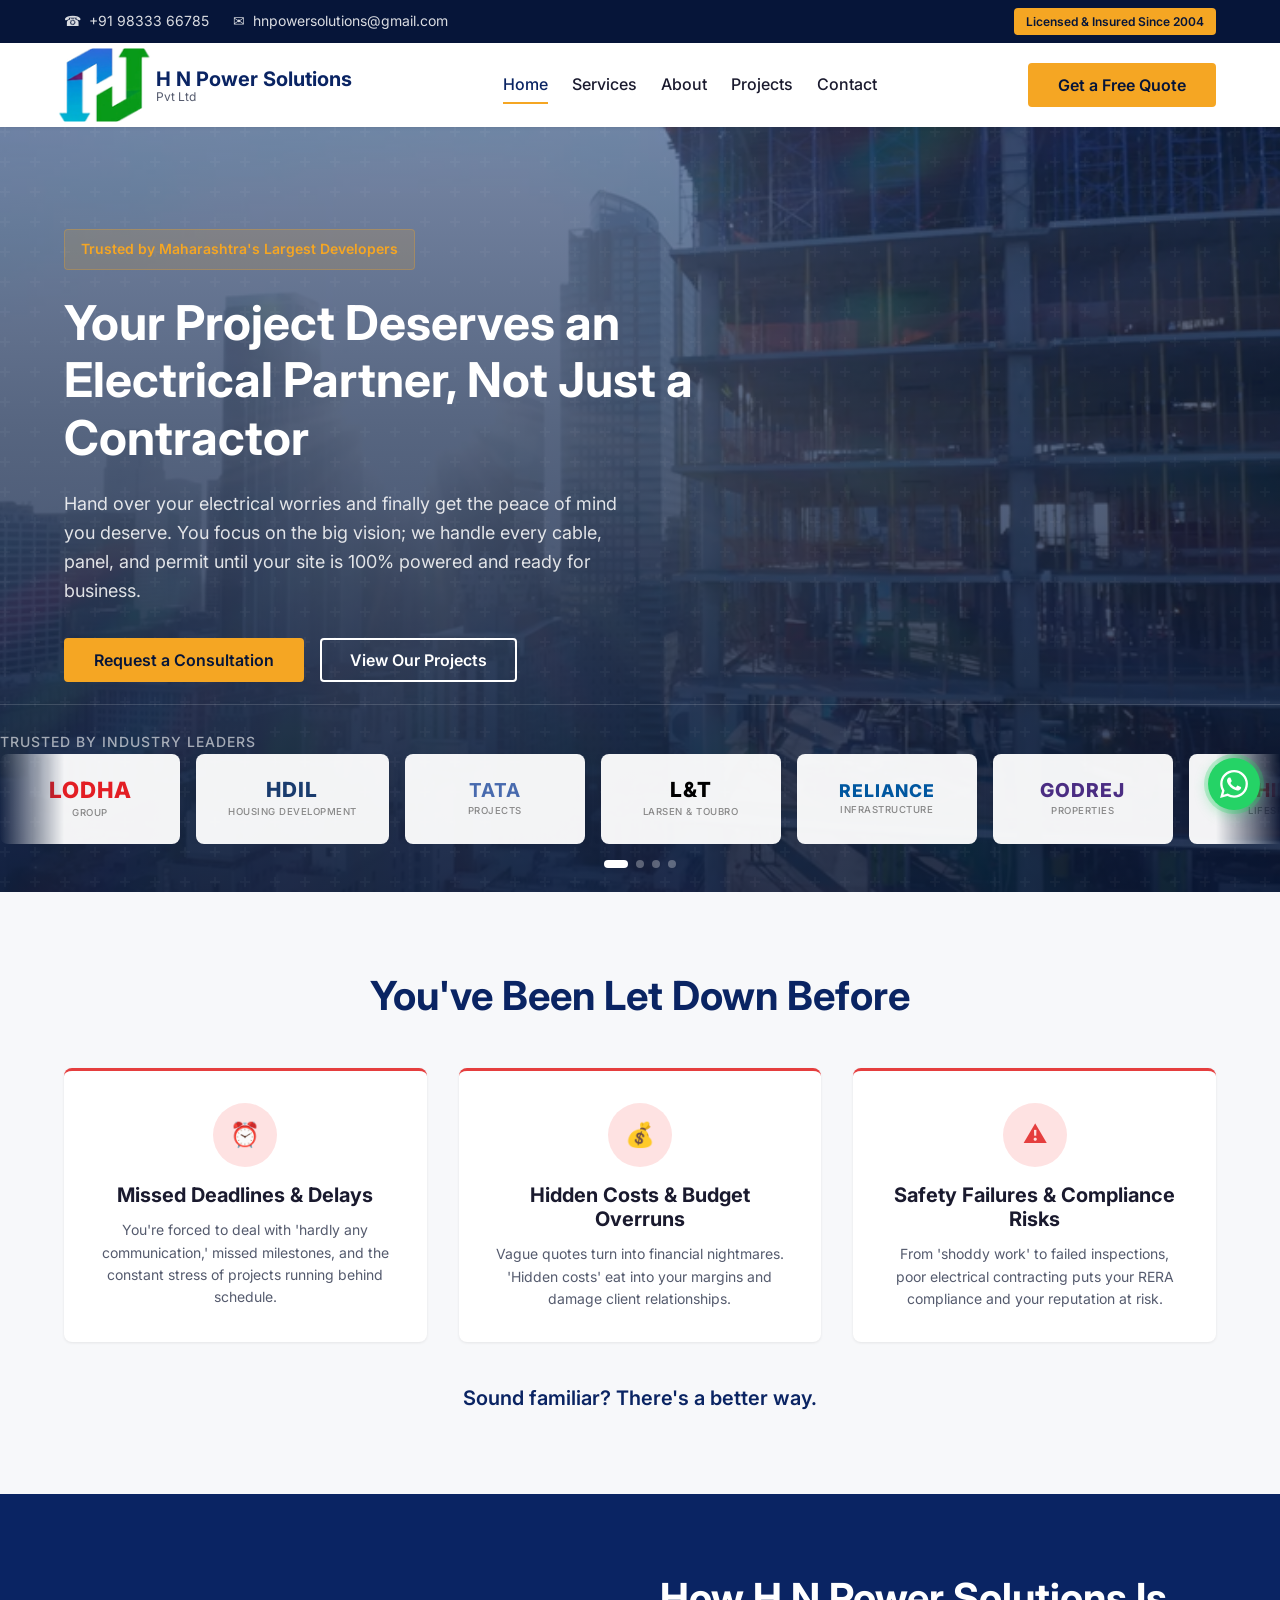
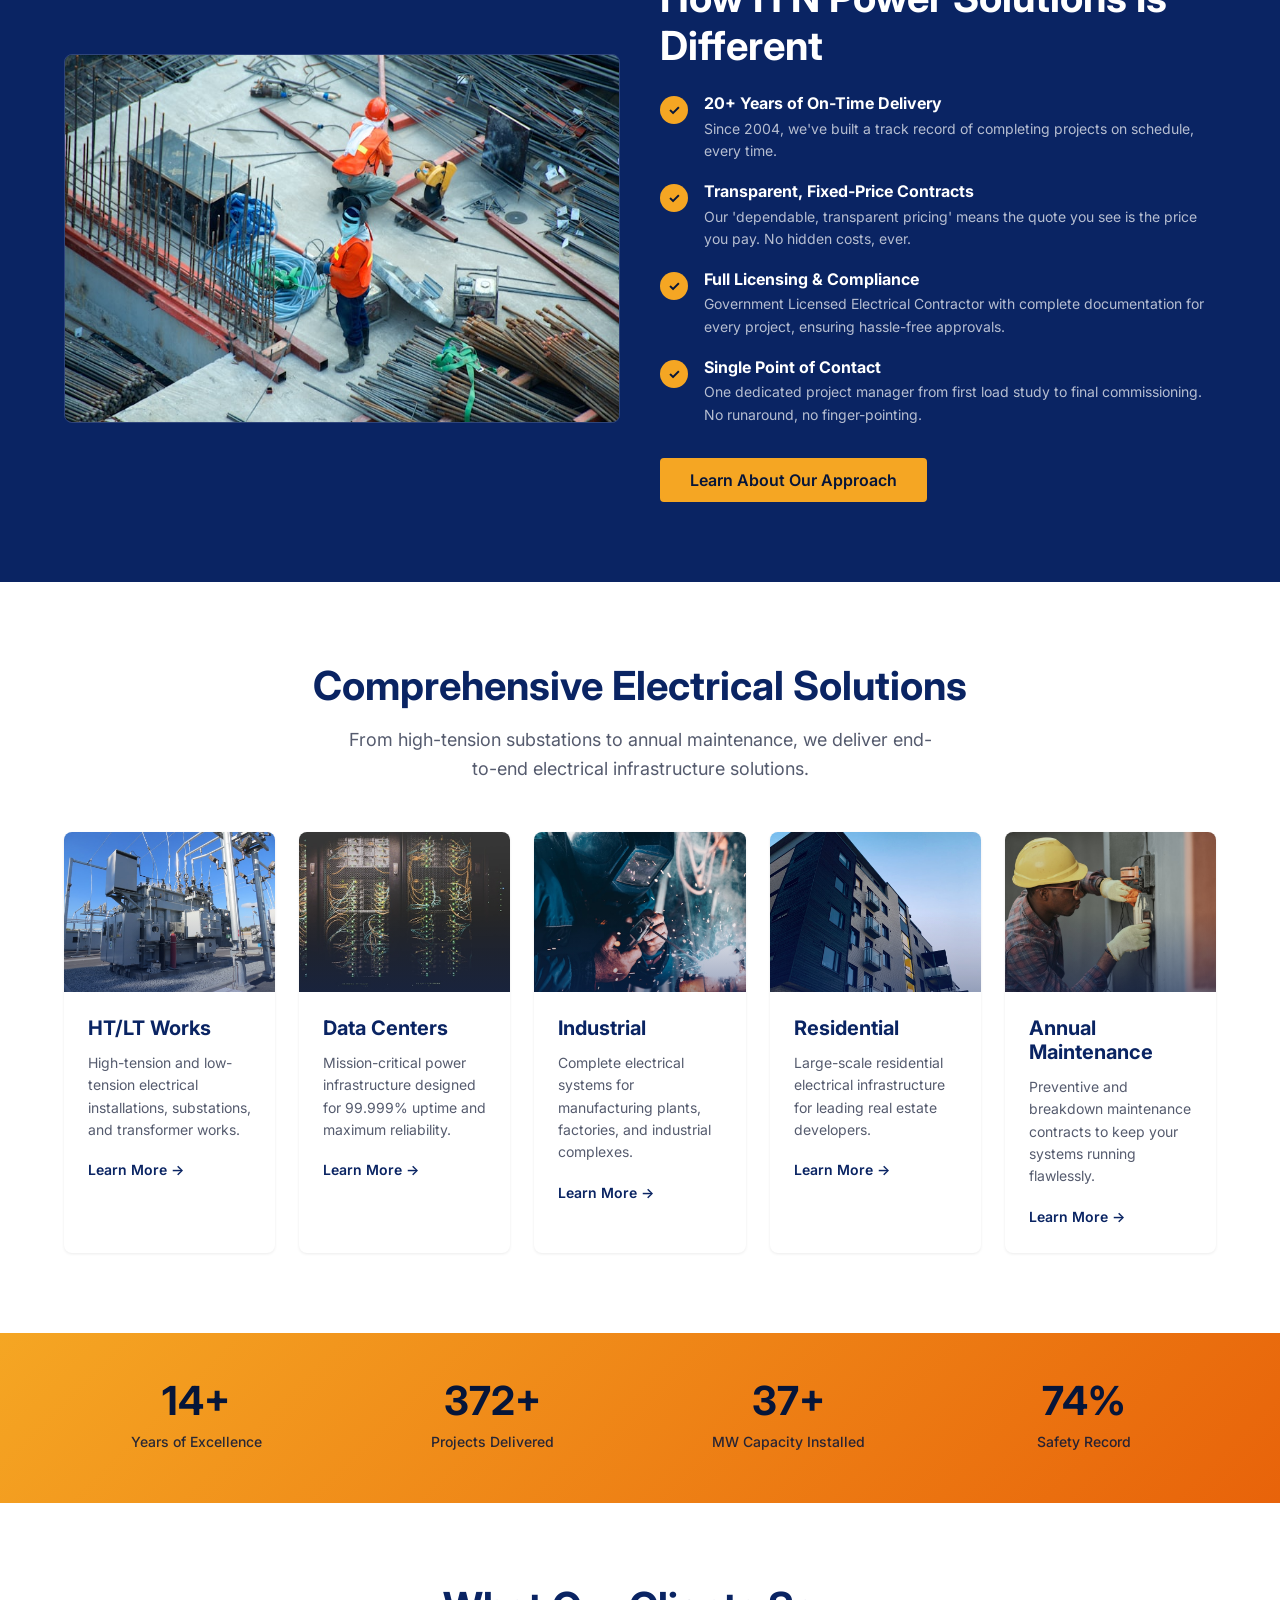
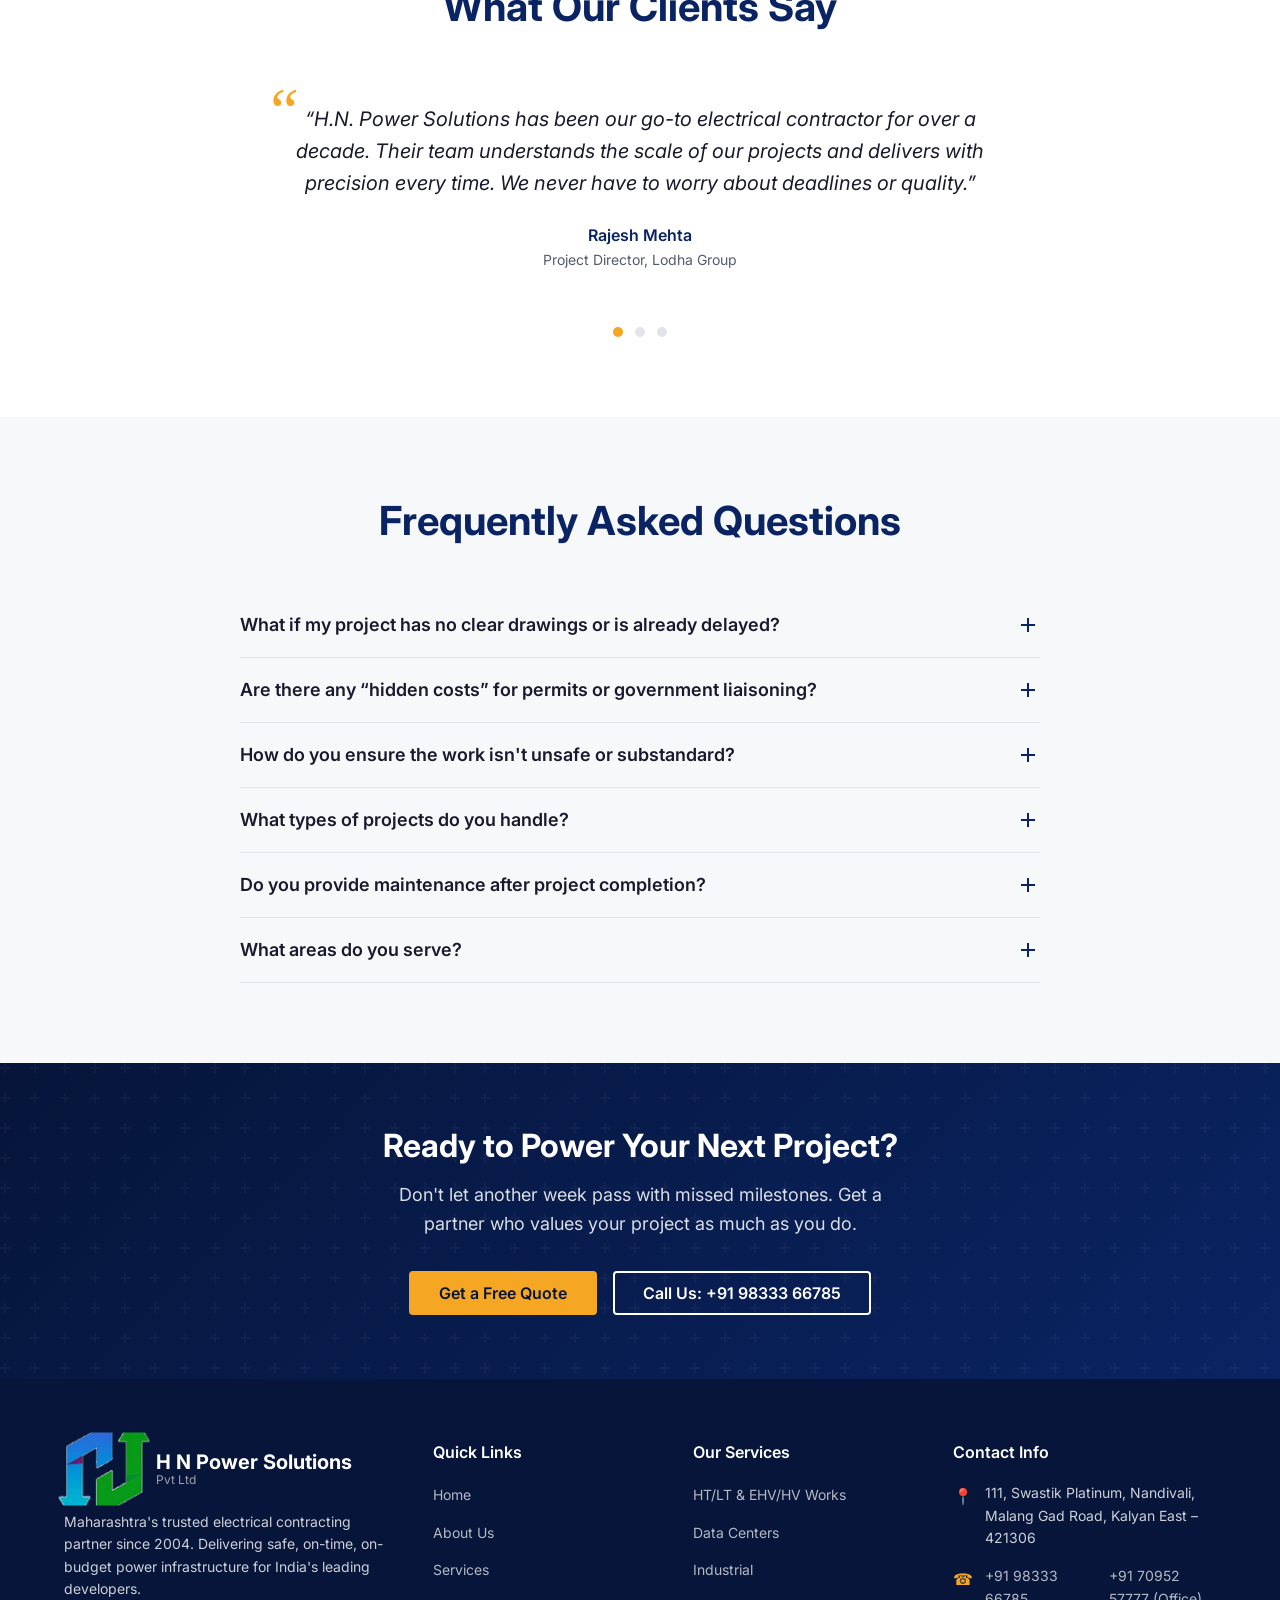
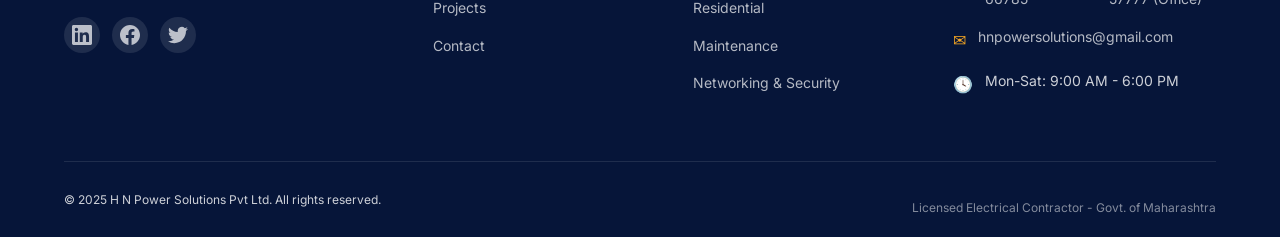
<file: index.html>
<!DOCTYPE html>
<html lang="en">
<head>
  <meta charset="UTF-8">
  <meta name="viewport" content="width=device-width, initial-scale=1.0">
  <meta name="description" content="H N Power Solutions Pvt Ltd - Maharashtra's trusted electrical contracting partner since 2004. HT/LT installations, data centers, industrial & residential electrical infrastructure.">
  <meta name="keywords" content="electrical contractor Mumbai, HT LT installations, electrical infrastructure Maharashtra, data center power, industrial electrical, residential electrical contractor">
  <meta name="author" content="H N Power Solutions Pvt Ltd">
  <meta name="robots" content="index, follow">

  <!-- Open Graph -->
  <meta property="og:title" content="H N Power Solutions Pvt Ltd - Trusted Electrical Contractor Since 2004">
  <meta property="og:description" content="Maharashtra's trusted electrical contracting partner. HT/LT installations, data centers, industrial & residential electrical infrastructure. 20+ years of on-time delivery.">
  <meta property="og:type" content="website">
  <meta property="og:url" content="https://www.hnpowersolutions.com/">
  <meta property="og:image" content="https://www.hnpowersolutions.com/images/og-image.jpg">
  <meta property="og:site_name" content="H N Power Solutions Pvt Ltd">
  <meta property="og:locale" content="en_IN">

  <!-- Twitter Card -->
  <meta name="twitter:card" content="summary_large_image">
  <meta name="twitter:title" content="H N Power Solutions Pvt Ltd - Trusted Electrical Contractor Since 2004">
  <meta name="twitter:description" content="Maharashtra's trusted electrical contracting partner. 20+ years of on-time delivery.">
  <meta name="twitter:image" content="https://www.hnpowersolutions.com/images/og-image.jpg">

  <title>H N Power Solutions Pvt Ltd | Trusted Electrical Contractor Since 2004</title>

  <!-- Canonical -->
  <link rel="canonical" href="https://www.hnpowersolutions.com/">

  <!-- Google Fonts -->
  <link rel="preconnect" href="https://fonts.googleapis.com">
  <link rel="preconnect" href="https://fonts.gstatic.com" crossorigin>
  <link href="https://fonts.googleapis.com/css2?family=Inter:wght@400;500;600;700&display=swap" rel="stylesheet">

  <!-- Stylesheet -->
  <link rel="stylesheet" href="css/style.css">

  <!-- JSON-LD Structured Data -->
  <script type="application/ld+json">
  {
    "@context": "https://schema.org",
    "@type": "LocalBusiness",
    "name": "H N Power Solutions Pvt Ltd",
    "description": "Maharashtra's trusted electrical contracting partner since 2004. Delivering safe, on-time, on-budget power infrastructure.",
    "url": "https://www.hnpowersolutions.com",
    "telephone": "+919833366785",
    "email": "hnpowersolutions@gmail.com",
    "foundingDate": "2004",
    "address": {
      "@type": "PostalAddress",
      "streetAddress": "111, Swastik Platinum, Nandivali, Malang Gad Road, Kalyan East",
      "addressLocality": "Thane District",
      "addressRegion": "Maharashtra",
      "postalCode": "421306",
      "addressCountry": "IN"
    },
    "geo": {
      "@type": "GeoCoordinates",
      "latitude": "19.2437",
      "longitude": "73.1355"
    },
    "openingHours": "Mo-Sa 09:00-18:00",
    "sameAs": [],
    "priceRange": "$$",
    "image": "https://www.hnpowersolutions.com/images/og-image.jpg",
    "areaServed": {
      "@type": "State",
      "name": "Maharashtra"
    },
    "hasOfferCatalog": {
      "@type": "OfferCatalog",
      "name": "Electrical Services",
      "itemListElement": [
        { "@type": "Offer", "itemOffered": { "@type": "Service", "name": "HT/LT Electrical Installations" } },
        { "@type": "Offer", "itemOffered": { "@type": "Service", "name": "Data Center Power Infrastructure" } },
        { "@type": "Offer", "itemOffered": { "@type": "Service", "name": "Industrial Electrical Systems" } },
        { "@type": "Offer", "itemOffered": { "@type": "Service", "name": "Residential Electrical Infrastructure" } },
        { "@type": "Offer", "itemOffered": { "@type": "Service", "name": "Annual Maintenance Contracts" } }
      ]
    }
  }
  </script>
</head>
<body>

  <!-- Skip to Content -->
  <a href="#main-content" class="sr-only">Skip to main content</a>

  <!-- ============================================
       1. TOP BAR
       ============================================ -->
  <div class="top-bar">
    <div class="container">
      <div class="top-bar__info">
        <span class="top-bar__item">
          <span>&#9742;</span>
          <a href="tel:+919833366785">+91 98333 66785</a>
        </span>
        <span class="top-bar__item">
          <span>&#9993;</span>
          <a href="mailto:hnpowersolutions@gmail.com">hnpowersolutions@gmail.com</a>
        </span>
      </div>
      <span class="top-bar__badge">Licensed &amp; Insured Since 2004</span>
    </div>
  </div>

  <!-- ============================================
       2. STICKY HEADER
       ============================================ -->
  <header class="header" role="banner">
    <div class="container">
      <a href="index.html" class="header__logo" aria-label="H N Power Solutions Home">
        <video class="logo-icon" autoplay muted loop playsinline webkit-playsinline="true" poster="images/logo-hn.png"><source src="images/logo-animated.mp4" type="video/mp4"></video>
        <span>H N Power Solutions<span class="logo-sub">Pvt Ltd</span></span>
      </a>
      <nav role="navigation" aria-label="Main Navigation">
        <ul class="nav__list">
          <li><a href="index.html" class="nav__link nav__link--active">Home</a></li>
          <li><a href="services.html" class="nav__link">Services</a></li>
          <li><a href="about.html" class="nav__link">About</a></li>
          <li><a href="projects.html" class="nav__link">Projects</a></li>
          <li><a href="contact.html" class="nav__link">Contact</a></li>
        </ul>
      </nav>
      <a href="contact.html" class="btn btn--primary nav__cta">Get a Free Quote</a>
      <button class="hamburger" aria-label="Toggle Menu" aria-expanded="false">
        <span class="hamburger__line"></span>
        <span class="hamburger__line"></span>
        <span class="hamburger__line"></span>
      </button>
    </div>
  </header>

  <!-- ============================================
       3. MOBILE OVERLAY
       ============================================ -->
  <div class="mobile-overlay"></div>

  <!-- ============================================
       MAIN CONTENT
       ============================================ -->
  <main id="main-content">

    <!-- ============================================
         4. HERO SECTION
         ============================================ -->
    <section class="hero" data-animate>
      <div class="hero__bg" role="img" aria-label="Electrical infrastructure project">
        <video class="hero__video" autoplay muted loop playsinline webkit-playsinline="true" disablepictureinpicture preload="auto" poster="images/hero-video-poster.png">
          <source src="images/hero-video.mp4" type="video/mp4">
        </video>
      </div>
      <div class="container">
        <div class="hero__content">
          <span class="hero__eyebrow">Trusted by Maharashtra's Largest Developers</span>
          <h1 class="hero__title">Your Project Deserves an Electrical Partner, Not Just a Contractor</h1>
          <p class="hero__subtitle"><span class="hero__subtitle--full">Hand over your electrical worries and finally get the peace of mind you deserve. You focus on the big vision; we handle every cable, panel, and permit until your site is 100% powered and ready for business.</span><span class="hero__subtitle--short">20+ years powering Maharashtra's biggest projects. From cables to commissioning — we handle it all.</span></p>
          <div class="hero__actions">
            <a href="contact.html" class="btn btn--primary">Request a Consultation</a>
            <a href="projects.html" class="btn btn--outline">View Our Projects</a>
          </div>
        </div>
      </div>
      <div class="hero__clients">
        <span class="hero__clients-label">Trusted by Industry Leaders</span>
            <div class="logo-carousel">
              <div class="logo-carousel__track">
                <!-- First set -->
                <div class="logo-carousel__slide">
                  <div class="logo-card">
                    <span class="logo-card__text" style="color:#E31E24; font-weight:800; font-size:1.4rem;">LODHA</span>
                    <span class="logo-card__sub">GROUP</span>
                  </div>
                </div>
                <div class="logo-carousel__slide">
                  <div class="logo-card">
                    <span class="logo-card__text" style="color:#1A3C6E; font-weight:800; font-size:1.3rem;">HDIL</span>
                    <span class="logo-card__sub">Housing Development</span>
                  </div>
                </div>
                <div class="logo-carousel__slide">
                  <div class="logo-card">
                    <span class="logo-card__text" style="color:#486AAE; font-weight:700; font-size:1.2rem;">TATA</span>
                    <span class="logo-card__sub">Projects</span>
                  </div>
                </div>
                <div class="logo-carousel__slide">
                  <div class="logo-card">
                    <span class="logo-card__text" style="color:#000; font-weight:800; font-size:1.3rem;">L&amp;T</span>
                    <span class="logo-card__sub">Larsen &amp; Toubro</span>
                  </div>
                </div>
                <div class="logo-carousel__slide">
                  <div class="logo-card">
                    <span class="logo-card__text" style="color:#0057A0; font-weight:800; font-size:1.1rem;">RELIANCE</span>
                    <span class="logo-card__sub">Infrastructure</span>
                  </div>
                </div>
                <div class="logo-carousel__slide">
                  <div class="logo-card">
                    <span class="logo-card__text" style="color:#4B2D83; font-weight:800; font-size:1.2rem;">GODREJ</span>
                    <span class="logo-card__sub">Properties</span>
                  </div>
                </div>
                <div class="logo-carousel__slide">
                  <div class="logo-card">
                    <span class="logo-card__text" style="color:#E31E24; font-weight:800; font-size:1.2rem;">MAHINDRA</span>
                    <span class="logo-card__sub">Lifespaces</span>
                  </div>
                </div>
                <div class="logo-carousel__slide">
                  <div class="logo-card">
                    <span class="logo-card__text" style="color:#003B8E; font-weight:800; font-size:1.2rem;">ADANI</span>
                    <span class="logo-card__sub">Realty</span>
                  </div>
                </div>
                <!-- Duplicate set for seamless loop -->
                <div class="logo-carousel__slide">
                  <div class="logo-card">
                    <span class="logo-card__text" style="color:#E31E24; font-weight:800; font-size:1.4rem;">LODHA</span>
                    <span class="logo-card__sub">GROUP</span>
                  </div>
                </div>
                <div class="logo-carousel__slide">
                  <div class="logo-card">
                    <span class="logo-card__text" style="color:#1A3C6E; font-weight:800; font-size:1.3rem;">HDIL</span>
                    <span class="logo-card__sub">Housing Development</span>
                  </div>
                </div>
                <div class="logo-carousel__slide">
                  <div class="logo-card">
                    <span class="logo-card__text" style="color:#486AAE; font-weight:700; font-size:1.2rem;">TATA</span>
                    <span class="logo-card__sub">Projects</span>
                  </div>
                </div>
                <div class="logo-carousel__slide">
                  <div class="logo-card">
                    <span class="logo-card__text" style="color:#000; font-weight:800; font-size:1.3rem;">L&amp;T</span>
                    <span class="logo-card__sub">Larsen &amp; Toubro</span>
                  </div>
                </div>
                <div class="logo-carousel__slide">
                  <div class="logo-card">
                    <span class="logo-card__text" style="color:#0057A0; font-weight:800; font-size:1.1rem;">RELIANCE</span>
                    <span class="logo-card__sub">Infrastructure</span>
                  </div>
                </div>
                <div class="logo-carousel__slide">
                  <div class="logo-card">
                    <span class="logo-card__text" style="color:#4B2D83; font-weight:800; font-size:1.2rem;">GODREJ</span>
                    <span class="logo-card__sub">Properties</span>
                  </div>
                </div>
                <div class="logo-carousel__slide">
                  <div class="logo-card">
                    <span class="logo-card__text" style="color:#E31E24; font-weight:800; font-size:1.2rem;">MAHINDRA</span>
                    <span class="logo-card__sub">Lifespaces</span>
                  </div>
                </div>
                <div class="logo-carousel__slide">
                  <div class="logo-card">
                    <span class="logo-card__text" style="color:#003B8E; font-weight:800; font-size:1.2rem;">ADANI</span>
                    <span class="logo-card__sub">Realty</span>
                  </div>
                </div>
              </div>
            </div>
        <div class="logo-carousel__dots">
          <button class="logo-carousel__dot logo-carousel__dot--active" aria-label="Page 1"></button>
          <button class="logo-carousel__dot" aria-label="Page 2"></button>
          <button class="logo-carousel__dot" aria-label="Page 3"></button>
          <button class="logo-carousel__dot" aria-label="Page 4"></button>
        </div>
      </div>
    </section>

    <!-- ============================================
         5. PROBLEM / AGITATION SECTION
         ============================================ -->
    <section class="section section--light" data-animate>
      <div class="container">
        <div class="section__header">
          <h2>You've Been Let Down Before</h2>
        </div>
        <div class="problems__grid">
          <div class="problem-card" data-animate>
            <div class="problem-card__icon">&#9200;</div>
            <h3>Missed Deadlines &amp; Delays</h3>
            <p>You're forced to deal with 'hardly any communication,' missed milestones, and the constant stress of projects running behind schedule.</p>
          </div>
          <div class="problem-card" data-animate>
            <div class="problem-card__icon">&#128176;</div>
            <h3>Hidden Costs &amp; Budget Overruns</h3>
            <p>Vague quotes turn into financial nightmares. 'Hidden costs' eat into your margins and damage client relationships.</p>
          </div>
          <div class="problem-card" data-animate>
            <div class="problem-card__icon">&#9888;</div>
            <h3>Safety Failures &amp; Compliance Risks</h3>
            <p>From 'shoddy work' to failed inspections, poor electrical contracting puts your RERA compliance and your reputation at risk.</p>
          </div>
        </div>
        <p class="problems__cta text-center">Sound familiar? There's a better way.</p>
      </div>
    </section>

    <!-- ============================================
         6. SOLUTION SECTION
         ============================================ -->
    <section class="section section--dark" data-animate>
      <div class="container">
        <div class="solution__grid">
          <div class="solution__image" data-animate="fade-right">
            <img src="images/solution-team.jpg" alt="H N Power Solutions team working on electrical installation" width="600" height="450" loading="lazy">
          </div>
          <div class="solution__content" data-animate>
            <h2>How H N Power Solutions Is Different</h2>
            <div class="solution__list">
              <div class="solution__item">
                <span class="solution__check">&#10003;</span>
                <div class="solution__item-text">
                  <h4>20+ Years of On-Time Delivery</h4>
                  <p>Since 2004, we've built a track record of completing projects on schedule, every time.</p>
                </div>
              </div>
              <div class="solution__item">
                <span class="solution__check">&#10003;</span>
                <div class="solution__item-text">
                  <h4>Transparent, Fixed-Price Contracts</h4>
                  <p>Our 'dependable, transparent pricing' means the quote you see is the price you pay. No hidden costs, ever.</p>
                </div>
              </div>
              <div class="solution__item">
                <span class="solution__check">&#10003;</span>
                <div class="solution__item-text">
                  <h4>Full Licensing &amp; Compliance</h4>
                  <p>Government Licensed Electrical Contractor with complete documentation for every project, ensuring hassle-free approvals.</p>
                </div>
              </div>
              <div class="solution__item">
                <span class="solution__check">&#10003;</span>
                <div class="solution__item-text">
                  <h4>Single Point of Contact</h4>
                  <p>One dedicated project manager from first load study to final commissioning. No runaround, no finger-pointing.</p>
                </div>
              </div>
            </div>
            <a href="about.html" class="btn btn--primary">Learn About Our Approach</a>
          </div>
        </div>
      </div>
    </section>

    <!-- ============================================
         7. SERVICES OVERVIEW
         ============================================ -->
    <section class="section" data-animate>
      <div class="container">
        <div class="section__header">
          <h2>Comprehensive Electrical Solutions</h2>
          <p>From high-tension substations to annual maintenance, we deliver end-to-end electrical infrastructure solutions.</p>
        </div>
        <div class="services__grid services__grid--five">
          <a href="services.html#htlt" class="service-card" data-animate>
            <div class="service-card__image service-card__image--htlt" role="img" aria-label="HT/LT Works"></div>
            <div class="service-card__body">
              <h3>HT/LT Works</h3>
              <p>High-tension and low-tension electrical installations, substations, and transformer works.</p>
              <span class="service-card__link">Learn More &rarr;</span>
            </div>
          </a>
          <a href="services.html#datacenter" class="service-card" data-animate>
            <div class="service-card__image service-card__image--datacenter" role="img" aria-label="Data Centers"></div>
            <div class="service-card__body">
              <h3>Data Centers</h3>
              <p>Mission-critical power infrastructure designed for 99.999% uptime and maximum reliability.</p>
              <span class="service-card__link">Learn More &rarr;</span>
            </div>
          </a>
          <a href="services.html#industrial" class="service-card" data-animate>
            <div class="service-card__image service-card__image--industrial" role="img" aria-label="Industrial"></div>
            <div class="service-card__body">
              <h3>Industrial</h3>
              <p>Complete electrical systems for manufacturing plants, factories, and industrial complexes.</p>
              <span class="service-card__link">Learn More &rarr;</span>
            </div>
          </a>
          <a href="services.html#residential" class="service-card" data-animate>
            <div class="service-card__image service-card__image--residential" role="img" aria-label="Residential"></div>
            <div class="service-card__body">
              <h3>Residential</h3>
              <p>Large-scale residential electrical infrastructure for leading real estate developers.</p>
              <span class="service-card__link">Learn More &rarr;</span>
            </div>
          </a>
          <a href="services.html#maintenance" class="service-card" data-animate>
            <div class="service-card__image service-card__image--maintenance" role="img" aria-label="Annual Maintenance"></div>
            <div class="service-card__body">
              <h3>Annual Maintenance</h3>
              <p>Preventive and breakdown maintenance contracts to keep your systems running flawlessly.</p>
              <span class="service-card__link">Learn More &rarr;</span>
            </div>
          </a>
        </div>
      </div>
    </section>

    <!-- ============================================
         8. STATS BAR
         ============================================ -->
    <section class="stats" data-animate>
      <div class="container">
        <div class="stats__grid">
          <div class="stat">
            <span class="stat__number" data-counter data-target="20" data-suffix="+">0+</span>
            <span class="stat__label">Years of Excellence</span>
          </div>
          <div class="stat">
            <span class="stat__number" data-counter data-target="500" data-suffix="+">0+</span>
            <span class="stat__label">Projects Delivered</span>
          </div>
          <div class="stat">
            <span class="stat__number" data-counter data-target="50" data-suffix="+">0+</span>
            <span class="stat__label">MW Capacity Installed</span>
          </div>
          <div class="stat">
            <span class="stat__number" data-counter data-target="100" data-suffix="%">0%</span>
            <span class="stat__label">Safety Record</span>
          </div>
        </div>
      </div>
    </section>

    <!-- ============================================
         9. TESTIMONIALS
         ============================================ -->
    <section class="section testimonials" data-animate>
      <div class="container">
        <div class="section__header">
          <h2>What Our Clients Say</h2>
        </div>
        <div class="testimonial-carousel">
          <div class="testimonial-slide testimonial-slide--active">
            <blockquote class="testimonial__quote">
              &ldquo;H.N. Power Solutions has been our go-to electrical contractor for over a decade. Their team understands the scale of our projects and delivers with precision every time. We never have to worry about deadlines or quality.&rdquo;
            </blockquote>
            <div class="testimonial__author">Rajesh Mehta</div>
            <div class="testimonial__role">Project Director, Lodha Group</div>
          </div>
          <div class="testimonial-slide">
            <blockquote class="testimonial__quote">
              &ldquo;When we needed a reliable partner for our data center expansion, H N Power Solutions delivered flawlessly. Their expertise in HT/LT systems and commitment to safety standards is unmatched in the region.&rdquo;
            </blockquote>
            <div class="testimonial__author">Priya Sharma</div>
            <div class="testimonial__role">Facility Manager, Tech Park Mumbai</div>
          </div>
          <div class="testimonial-slide">
            <blockquote class="testimonial__quote">
              &ldquo;What sets H N Power apart is their professionalism. Clean job sites, clear communication, and transparent billing. They treat our projects like their own.&rdquo;
            </blockquote>
            <div class="testimonial__author">Amit Kulkarni</div>
            <div class="testimonial__role">VP Operations, HDIL</div>
          </div>
        </div>
        <div class="testimonial-dots">
          <button class="testimonial-dot testimonial-dot--active" aria-label="Show testimonial 1"></button>
          <button class="testimonial-dot" aria-label="Show testimonial 2"></button>
          <button class="testimonial-dot" aria-label="Show testimonial 3"></button>
        </div>
      </div>
    </section>

    <!-- ============================================
         10. FAQ SECTION
         ============================================ -->
    <section class="section section--light" data-animate>
      <div class="container">
        <div class="section__header">
          <h2>Frequently Asked Questions</h2>
        </div>
        <div class="faq__list">
          <div class="faq__item">
            <button class="faq__question" aria-expanded="false">
              <span>What if my project has no clear drawings or is already delayed?</span>
              <span class="faq__icon"></span>
            </button>
            <div class="faq__answer" role="region">
              <p>We specialize in adaptability. Whether we're working from old drawings or jumping into a fast-track project, our experienced team can track, reconfigure, and reconnect everything properly to get you back on schedule.</p>
            </div>
          </div>
          <div class="faq__item">
            <button class="faq__question" aria-expanded="false">
              <span>Are there any &ldquo;hidden costs&rdquo; for permits or government liaisoning?</span>
              <span class="faq__icon"></span>
            </button>
            <div class="faq__answer" role="region">
              <p>No. Our quotations are easily understandable and inclusive. We handle all coordination with authorities like the CEA for your DG sets and installations, ensuring compliance is baked into the original price.</p>
            </div>
          </div>
          <div class="faq__item">
            <button class="faq__question" aria-expanded="false">
              <span>How do you ensure the work isn't unsafe or substandard?</span>
              <span class="faq__icon"></span>
            </button>
            <div class="faq__answer" role="region">
              <p>Every project undergoes rigorous Testing &amp; Commissioning (T&amp;C) to meet the highest safety standards. We are a Government Licensed Electrical Contractor, and we back our work with a clear warranty so you have absolute peace of mind.</p>
            </div>
          </div>
          <div class="faq__item">
            <button class="faq__question" aria-expanded="false">
              <span>What types of projects do you handle?</span>
              <span class="faq__icon"></span>
            </button>
            <div class="faq__answer" role="region">
              <p>We handle everything from large-scale residential complexes and industrial plants to data centers and infrastructure projects. Our expertise spans HT/LT installations, substations, transformers, panel boards, and complete turnkey electrical solutions.</p>
            </div>
          </div>
          <div class="faq__item">
            <button class="faq__question" aria-expanded="false">
              <span>Do you provide maintenance after project completion?</span>
              <span class="faq__icon"></span>
            </button>
            <div class="faq__answer" role="region">
              <p>Yes. We offer comprehensive Annual Maintenance Contracts (AMC) that include preventive maintenance, breakdown support, compliance auditing, and thermal imaging surveys to ensure your systems run at peak performance.</p>
            </div>
          </div>
          <div class="faq__item">
            <button class="faq__question" aria-expanded="false">
              <span>What areas do you serve?</span>
              <span class="faq__icon"></span>
            </button>
            <div class="faq__answer" role="region">
              <p>We primarily serve the Mumbai Metropolitan Region (MMR), including Navi Mumbai, Kalyan, Thane, and the wider Maharashtra region. For large-scale projects, we operate across India.</p>
            </div>
          </div>
        </div>
      </div>
    </section>

    <!-- ============================================
         11. CTA BANNER
         ============================================ -->
    <section class="cta-banner" data-animate>
      <div class="container text-center">
        <h2>Ready to Power Your Next Project?</h2>
        <p>Don't let another week pass with missed milestones. Get a partner who values your project as much as you do.</p>
        <div class="cta-banner__actions">
          <a href="contact.html" class="btn btn--primary">Get a Free Quote</a>
          <a href="tel:+919833366785" class="btn btn--outline">Call Us: +91 98333 66785</a>
        </div>
      </div>
    </section>

  </main>

  <!-- ============================================
       12. FOOTER
       ============================================ -->
  <footer class="footer" role="contentinfo">
    <div class="container">
      <div class="footer__grid">
        <div class="footer__about">
          <a href="index.html" class="header__logo" aria-label="H N Power Solutions Home">
            <video class="logo-icon" autoplay muted loop playsinline webkit-playsinline="true" poster="images/logo-hn.png"><source src="images/logo-animated.mp4" type="video/mp4"></video>
            <span>H N Power Solutions<span class="logo-sub">Pvt Ltd</span></span>
          </a>
          <p>Maharashtra's trusted electrical contracting partner since 2004. Delivering safe, on-time, on-budget power infrastructure for India's leading developers.</p>
          <div class="footer__social">
            <a href="#" aria-label="LinkedIn">
              <svg width="20" height="20" viewBox="0 0 24 24" fill="currentColor"><path d="M20.447 20.452h-3.554v-5.569c0-1.328-.027-3.037-1.852-3.037-1.853 0-2.136 1.445-2.136 2.939v5.667H9.351V9h3.414v1.561h.046c.477-.9 1.637-1.85 3.37-1.85 3.601 0 4.267 2.37 4.267 5.455v6.286zM5.337 7.433a2.062 2.062 0 0 1-2.063-2.065 2.064 2.064 0 1 1 2.063 2.065zm1.782 13.019H3.555V9h3.564v11.452zM22.225 0H1.771C.792 0 0 .774 0 1.729v20.542C0 23.227.792 24 1.771 24h20.451C23.2 24 24 23.227 24 22.271V1.729C24 .774 23.2 0 22.222 0h.003z"/></svg>
            </a>
            <a href="#" aria-label="Facebook">
              <svg width="20" height="20" viewBox="0 0 24 24" fill="currentColor"><path d="M24 12.073c0-6.627-5.373-12-12-12s-12 5.373-12 12c0 5.99 4.388 10.954 10.125 11.854v-8.385H7.078v-3.47h3.047V9.43c0-3.007 1.792-4.669 4.533-4.669 1.312 0 2.686.235 2.686.235v2.953H15.83c-1.491 0-1.956.925-1.956 1.874v2.25h3.328l-.532 3.47h-2.796v8.385C19.612 23.027 24 18.062 24 12.073z"/></svg>
            </a>
            <a href="#" aria-label="Twitter">
              <svg width="20" height="20" viewBox="0 0 24 24" fill="currentColor"><path d="M23.953 4.57a10 10 0 0 1-2.825.775 4.958 4.958 0 0 0 2.163-2.723c-.951.555-2.005.959-3.127 1.184a4.92 4.92 0 0 0-8.384 4.482C7.69 8.095 4.067 6.13 1.64 3.162a4.822 4.822 0 0 0-.666 2.475c0 1.71.87 3.213 2.188 4.096a4.904 4.904 0 0 1-2.228-.616v.06a4.923 4.923 0 0 0 3.946 4.827 4.996 4.996 0 0 1-2.212.085 4.936 4.936 0 0 0 4.604 3.417 9.867 9.867 0 0 1-6.102 2.105c-.39 0-.779-.023-1.17-.067a13.995 13.995 0 0 0 7.557 2.209c9.053 0 13.998-7.496 13.998-13.985 0-.21 0-.42-.015-.63A9.935 9.935 0 0 0 24 4.59z"/></svg>
            </a>
          </div>
        </div>
        <div>
          <h4>Quick Links</h4>
          <ul class="footer__links">
            <li><a href="index.html">Home</a></li>
            <li><a href="about.html">About Us</a></li>
            <li><a href="services.html">Services</a></li>
            <li><a href="projects.html">Projects</a></li>
            <li><a href="contact.html">Contact</a></li>
          </ul>
        </div>
        <div>
          <h4>Our Services</h4>
          <ul class="footer__links">
            <li><a href="services.html#htlt">HT/LT & EHV/HV Works</a></li>
            <li><a href="services.html#datacenter">Data Centers</a></li>
            <li><a href="services.html#industrial">Industrial</a></li>
            <li><a href="services.html#residential">Residential</a></li>
            <li><a href="services.html#maintenance">Maintenance</a></li>
            <li><a href="services.html#industrial">Networking & Security</a></li>
          </ul>
        </div>
        <div>
          <h4>Contact Info</h4>
          <div class="footer__contact-item">
            <span class="icon">&#128205;</span>
            <span>111, Swastik Platinum, Nandivali,<br>Malang Gad Road, Kalyan East – 421306</span>
          </div>
          <div class="footer__contact-item">
            <span class="icon">&#9742;</span>
            <a href="tel:+919833366785">+91 98333 66785</a><br>
            <a href="tel:+917095257777" style="margin-left:1.5rem;">+91 70952 57777 (Office)</a>
          </div>
          <div class="footer__contact-item">
            <span class="icon">&#9993;</span>
            <a href="mailto:hnpowersolutions@gmail.com">hnpowersolutions@gmail.com</a>
          </div>
          <div class="footer__contact-item">
            <span class="icon">&#128339;</span>
            <span>Mon-Sat: 9:00 AM - 6:00 PM</span>
          </div>
        </div>
      </div>
      <div class="footer__bottom">
        <p>&copy; 2025 H N Power Solutions Pvt Ltd. All rights reserved.</p>
        <p class="footer__license">Licensed Electrical Contractor - Govt. of Maharashtra</p>
      </div>
    </div>
  </footer>

  <!-- ============================================
       13. STICKY MOBILE CTA BAR
       ============================================ -->
  <div class="mobile-cta">
    <a href="tel:+919833366785" class="btn btn--secondary btn--sm">Call Now</a>
    <a href="contact.html" class="btn btn--primary btn--sm">Get Quote</a>
  </div>

  <!-- ============================================
       14. WHATSAPP FLOATING BUTTON
       ============================================ -->
  <a href="https://wa.me/919833366785?text=Hi%2C%20I%27m%20interested%20in%20your%20electrical%20services" class="whatsapp-float" target="_blank" rel="noopener" aria-label="Chat on WhatsApp">
    <span class="whatsapp-float__icon">
      <svg viewBox="0 0 24 24" xmlns="http://www.w3.org/2000/svg"><path d="M17.472 14.382c-.297-.149-1.758-.867-2.03-.967-.273-.099-.471-.148-.67.15-.197.297-.767.966-.94 1.164-.173.199-.347.223-.644.075-.297-.15-1.255-.463-2.39-1.475-.883-.788-1.48-1.761-1.653-2.059-.173-.297-.018-.458.13-.606.134-.133.298-.347.446-.52.149-.174.198-.298.298-.497.099-.198.05-.371-.025-.52-.075-.149-.669-1.612-.916-2.207-.242-.579-.487-.5-.669-.51-.173-.008-.371-.01-.57-.01-.198 0-.52.074-.792.372-.272.297-1.04 1.016-1.04 2.479 0 1.462 1.065 2.875 1.213 3.074.149.198 2.096 3.2 5.077 4.487.709.306 1.262.489 1.694.625.712.227 1.36.195 1.871.118.571-.085 1.758-.719 2.006-1.413.248-.694.248-1.289.173-1.413-.074-.124-.272-.198-.57-.347m-5.421 7.403h-.004a9.87 9.87 0 01-5.031-1.378l-.361-.214-3.741.982.998-3.648-.235-.374a9.86 9.86 0 01-1.51-5.26c.001-5.45 4.436-9.884 9.888-9.884 2.64 0 5.122 1.03 6.988 2.898a9.825 9.825 0 012.893 6.994c-.003 5.45-4.437 9.884-9.885 9.884m8.413-18.297A11.815 11.815 0 0012.05 0C5.495 0 .16 5.335.157 11.892c0 2.096.547 4.142 1.588 5.945L.057 24l6.305-1.654a11.882 11.882 0 005.683 1.448h.005c6.554 0 11.89-5.335 11.893-11.893a11.821 11.821 0 00-3.48-8.413z"/></svg>
    </span>
    <span class="whatsapp-float__label">Chat with us</span>
  </a>

  <!-- ============================================
       15. BACK TO TOP BUTTON
       ============================================ -->
  <button class="back-to-top" aria-label="Back to top">&uarr;</button>

  <!-- JavaScript -->
  <script src="js/main.js"></script>
</body>
</html>
</file>
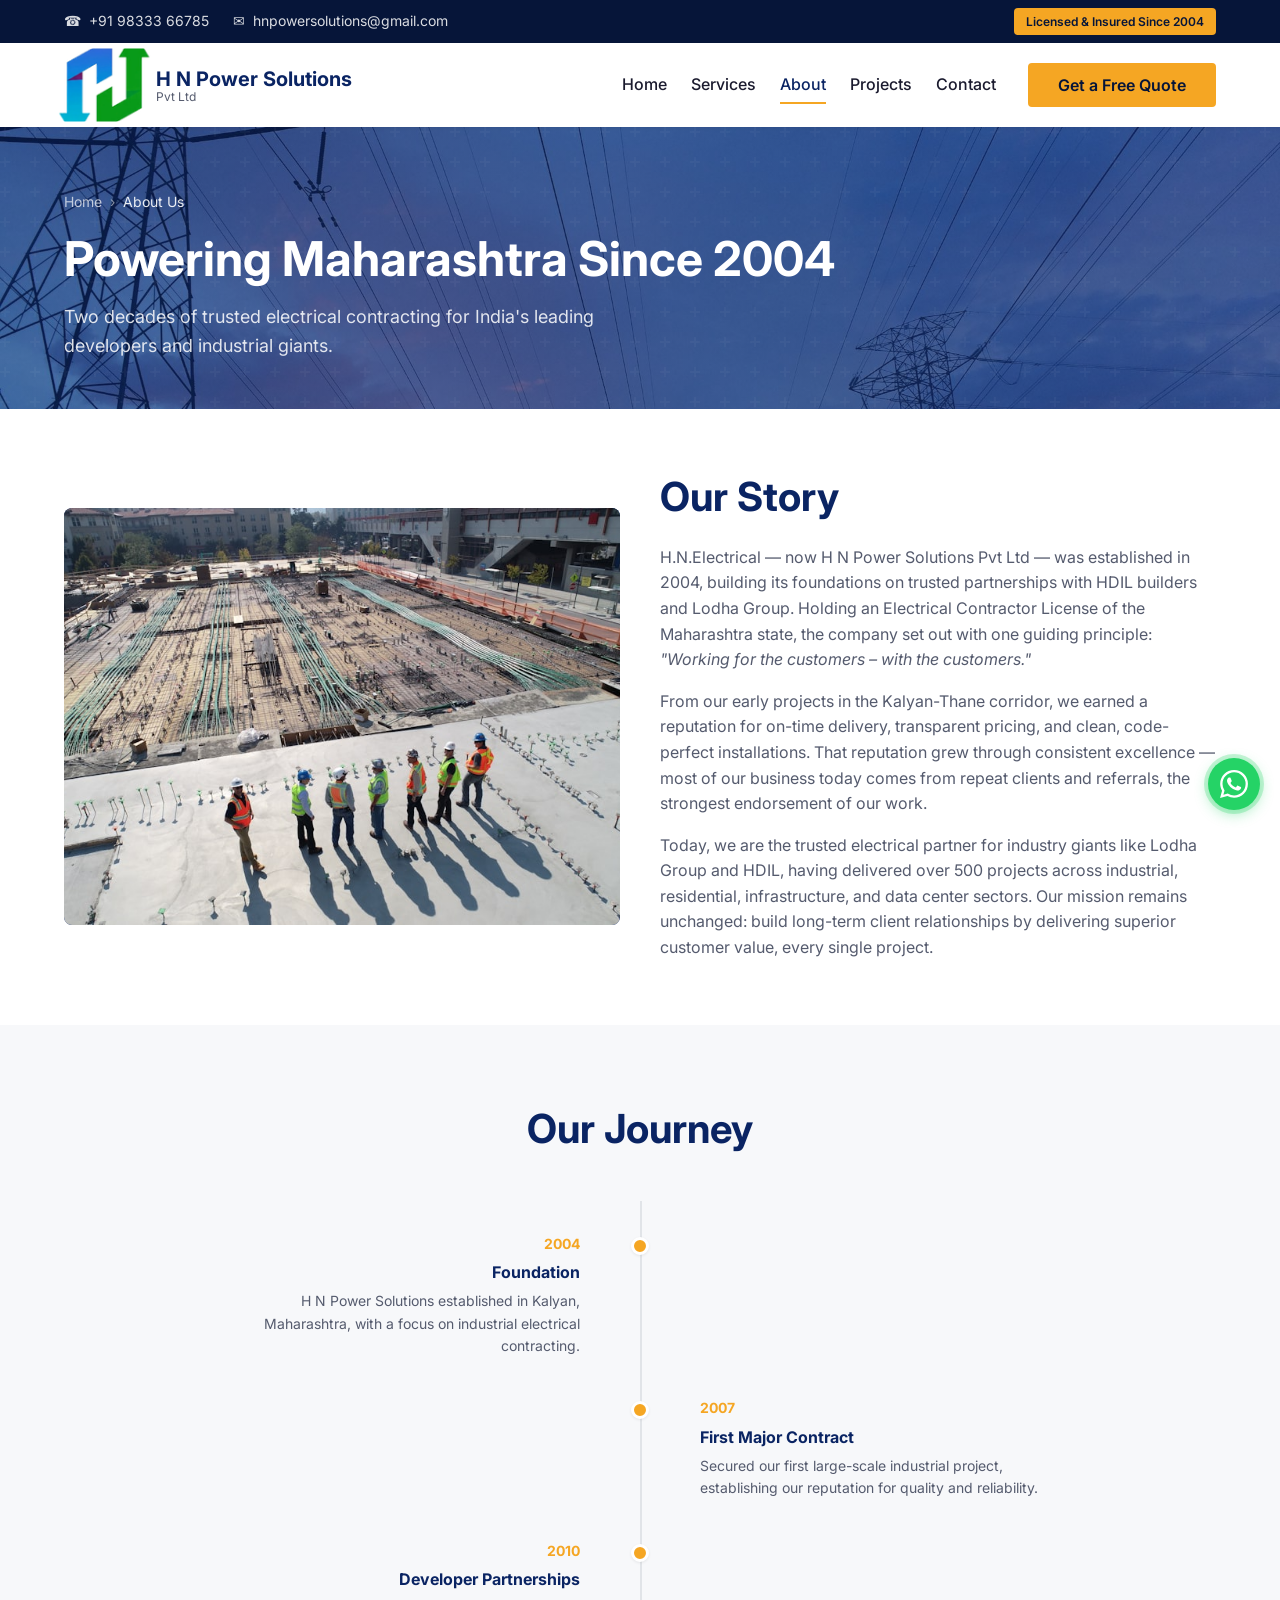
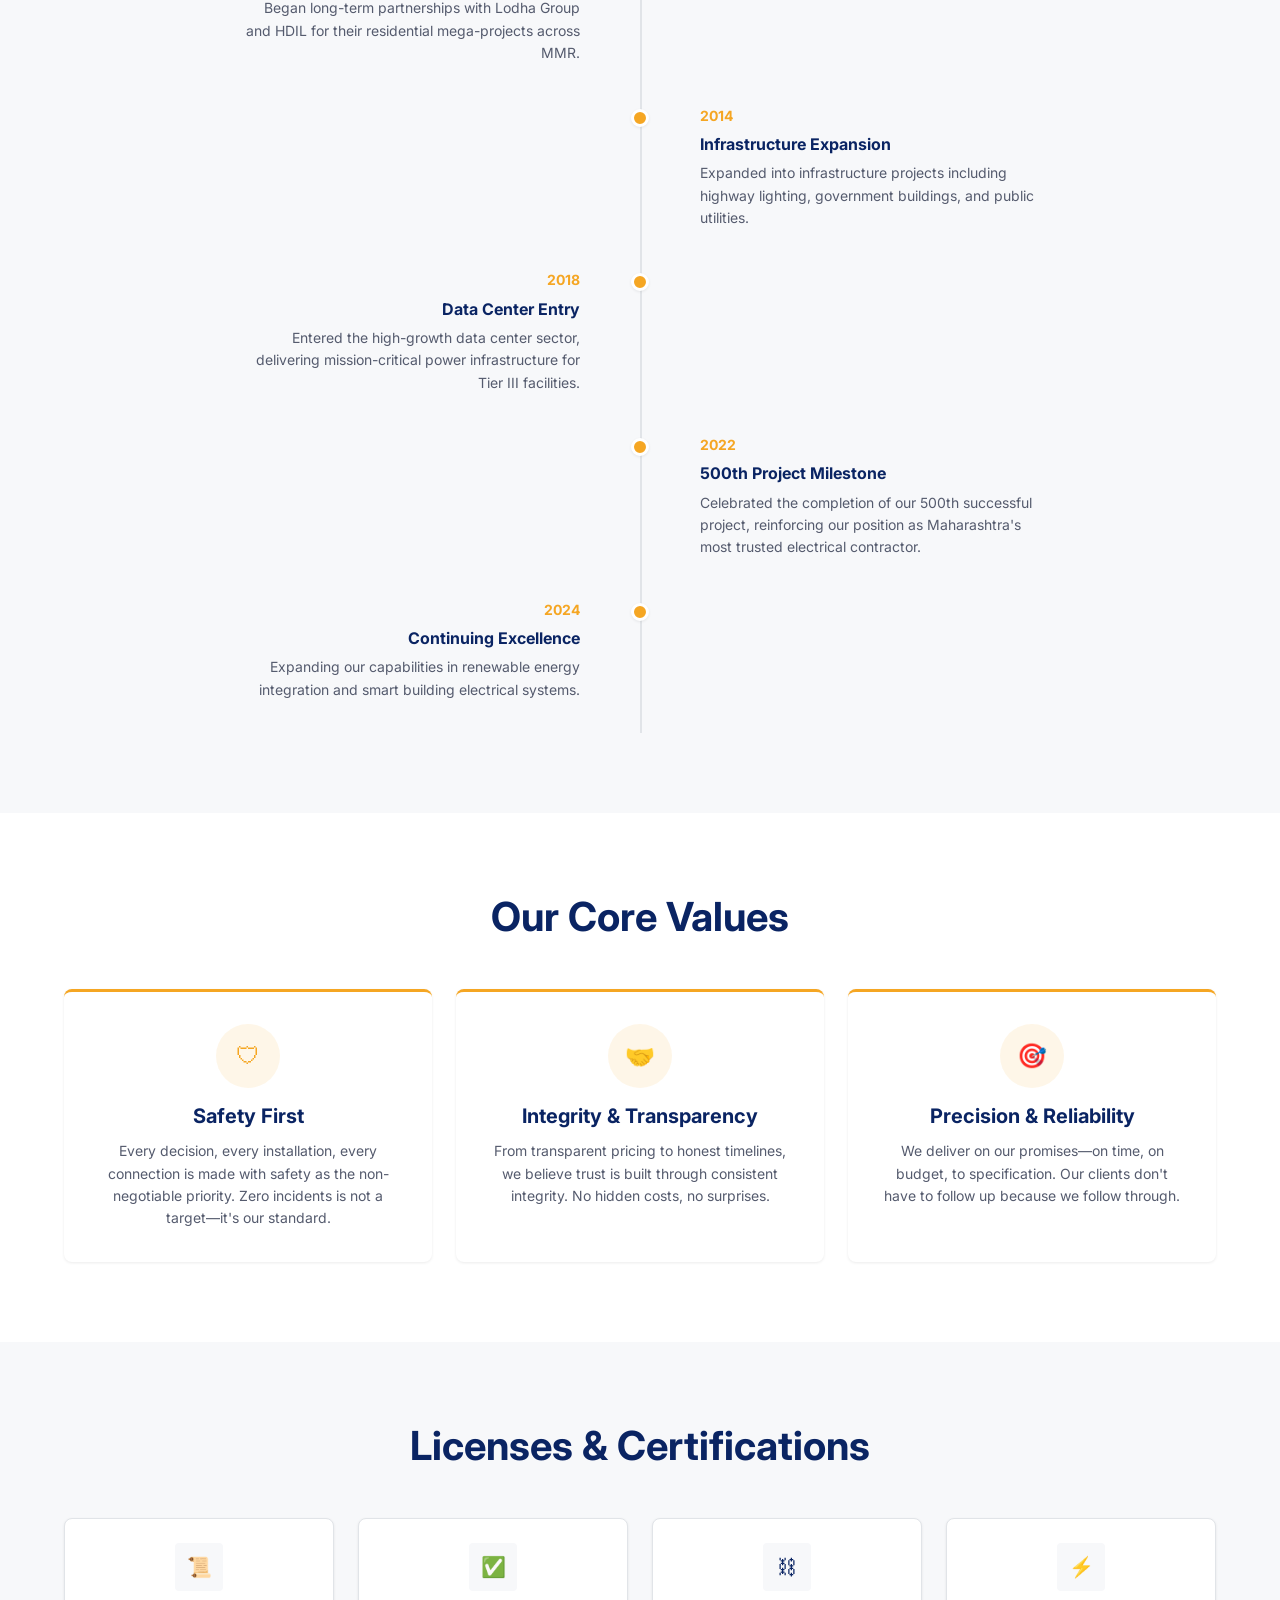
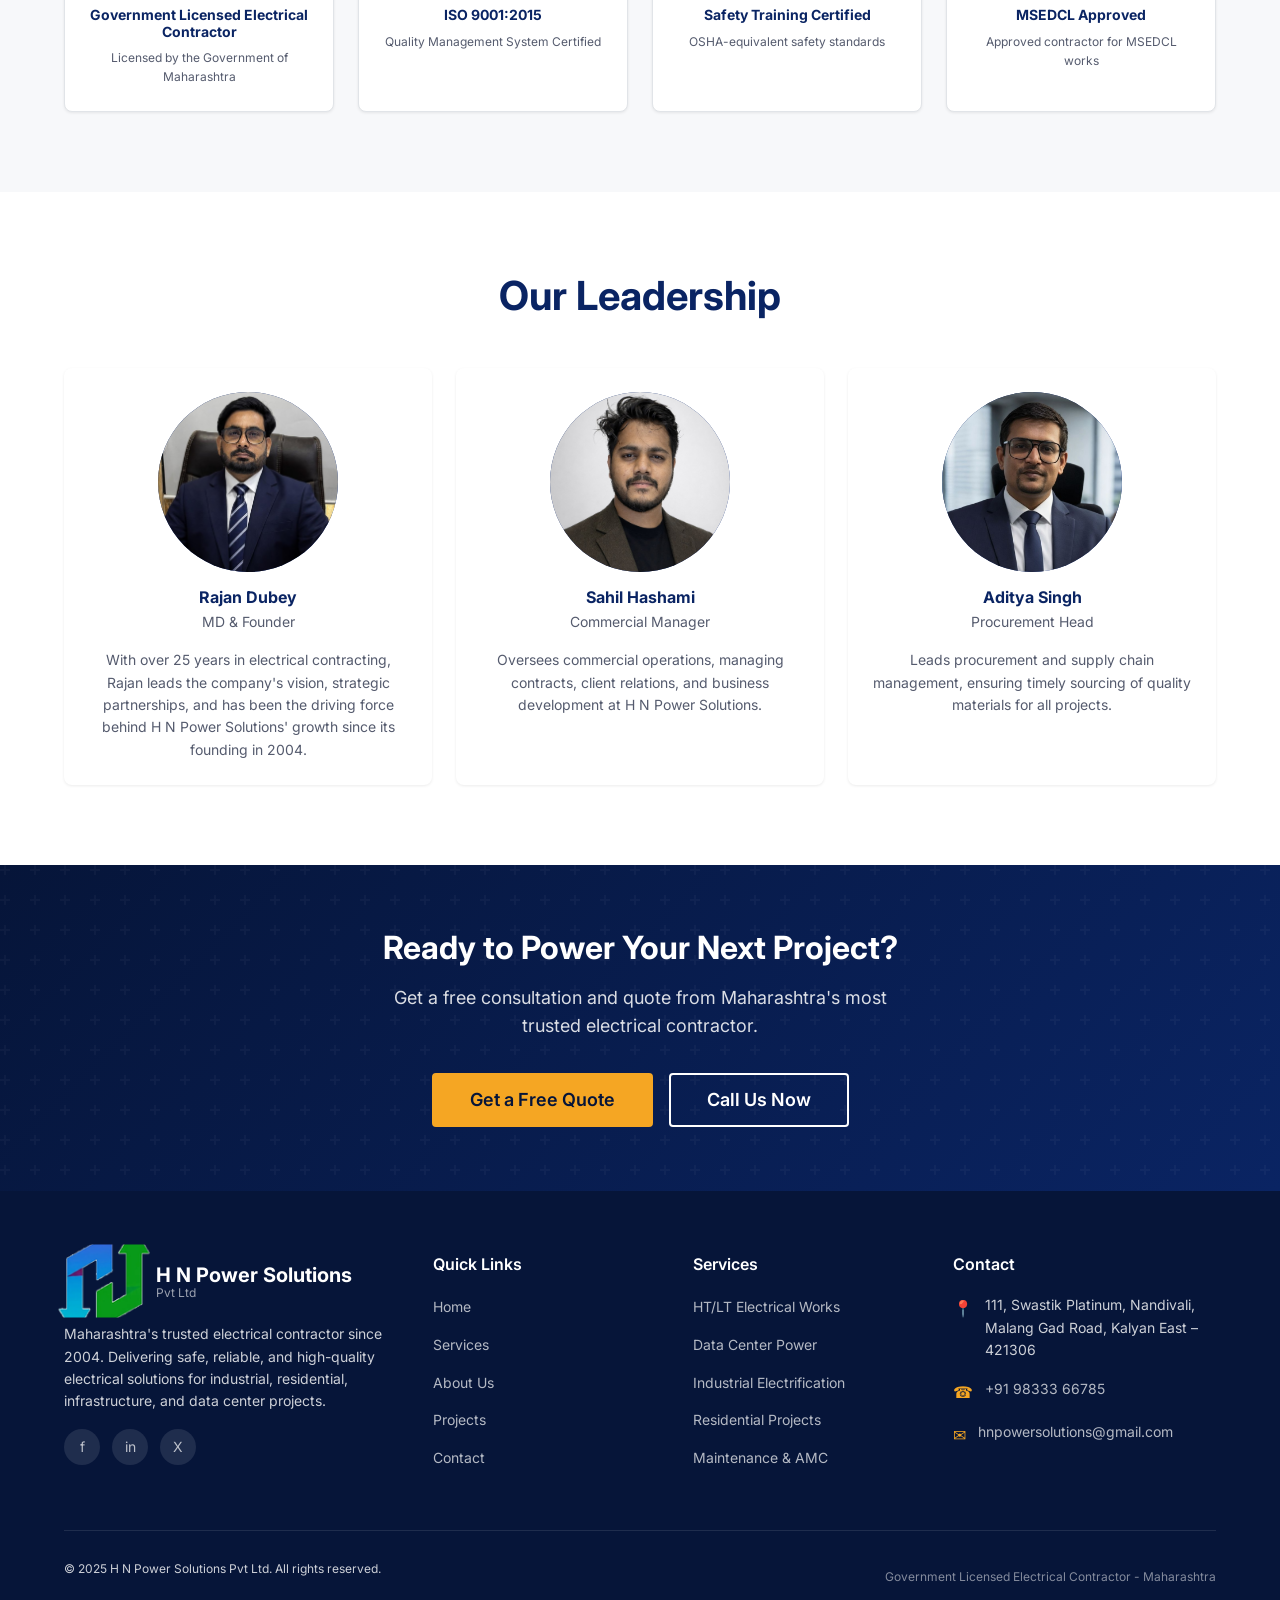
<file: about.html>
<!DOCTYPE html>
<html lang="en">
<head>
  <meta charset="UTF-8">
  <meta name="viewport" content="width=device-width, initial-scale=1.0">
  <meta name="description" content="Learn about H N Power Solutions Pvt Ltd - Maharashtra's trusted electrical contractor since 2004. Over 500 projects delivered for Lodha, HDIL, and more.">
  <meta name="keywords" content="H N Power Solutions, electrical contractor Maharashtra, about us, Kalyan electrical company, Lodha electrical contractor">
  <meta name="author" content="H N Power Solutions Pvt Ltd">
  <meta property="og:title" content="About Us - H N Power Solutions Pvt Ltd">
  <meta property="og:description" content="Two decades of trusted electrical contracting for India's leading developers and industrial giants.">
  <meta property="og:type" content="website">
  <meta property="og:url" content="https://hnpowersolutions.com/about.html">
  <title>About Us - H N Power Solutions Pvt Ltd | Licensed Electrical Contractor Maharashtra</title>
  <link rel="preconnect" href="https://fonts.googleapis.com">
  <link rel="preconnect" href="https://fonts.gstatic.com" crossorigin>
  <link href="https://fonts.googleapis.com/css2?family=Inter:wght@400;500;600;700&display=swap" rel="stylesheet">
  <link rel="stylesheet" href="css/style.css">
</head>
<body>

  <!-- Top Bar -->
  <div class="top-bar">
    <div class="container">
      <div class="top-bar__info">
        <div class="top-bar__item">
          <span>&#9742;</span>
          <a href="tel:+919833366785">+91 98333 66785</a>
        </div>
        <div class="top-bar__item">
          <span>&#9993;</span>
          <a href="mailto:hnpowersolutions@gmail.com">hnpowersolutions@gmail.com</a>
        </div>
      </div>
      <div class="top-bar__badge">Licensed &amp; Insured Since 2004</div>
    </div>
  </div>

  <!-- Header -->
  <header class="header">
    <div class="container">
      <a href="index.html" class="header__logo">
        <video class="logo-icon" autoplay muted loop playsinline webkit-playsinline="true" poster="images/logo-hn.png"><source src="images/logo-animated.mp4" type="video/mp4"></video>
        <span>H N Power Solutions<span class="logo-sub">Pvt Ltd</span></span>
      </a>
      <nav class="nav">
        <ul class="nav__list">
          <li><a href="index.html" class="nav__link">Home</a></li>
          <li><a href="services.html" class="nav__link">Services</a></li>
          <li><a href="about.html" class="nav__link nav__link--active">About</a></li>
          <li><a href="projects.html" class="nav__link">Projects</a></li>
          <li><a href="contact.html" class="nav__link">Contact</a></li>
        </ul>
        <a href="contact.html" class="btn btn--primary nav__cta">Get a Free Quote</a>
        <button class="hamburger" aria-label="Toggle menu" aria-expanded="false">
          <span class="hamburger__line"></span>
          <span class="hamburger__line"></span>
          <span class="hamburger__line"></span>
        </button>
      </nav>
    </div>
  </header>

  <!-- Mobile Overlay -->
  <div class="mobile-overlay"></div>

  <!-- Page Hero -->
  <section class="page-hero">
    <div class="container">
      <nav class="breadcrumb" aria-label="Breadcrumb">
        <a href="index.html">Home</a>
        <span>&#8250;</span>
        <span class="current">About Us</span>
      </nav>
      <h1>Powering Maharashtra Since 2004</h1>
      <p>Two decades of trusted electrical contracting for India's leading developers and industrial giants.</p>
    </div>
  </section>

  <!-- Company Story -->
  <section class="about-story" data-animate>
    <div class="container">
      <div class="about-story__grid">
        <div class="about-story__image" data-animate="fade-right">
          <img src="images/about/team-placeholder.jpg" alt="H N Power Solutions team" width="800" height="600" loading="lazy" style="width:100%;height:100%;object-fit:cover;border-radius:8px;">
        </div>
        <div class="about-story__content" data-animate="fade-left">
          <h2>Our Story</h2>
          <p>H.N.Electrical — now H N Power Solutions Pvt Ltd — was established in 2004, building its foundations on trusted partnerships with HDIL builders and Lodha Group. Holding an Electrical Contractor License of the Maharashtra state, the company set out with one guiding principle: <em>"Working for the customers – with the customers."</em></p>
          <p>From our early projects in the Kalyan-Thane corridor, we earned a reputation for on-time delivery, transparent pricing, and clean, code-perfect installations. That reputation grew through consistent excellence — most of our business today comes from repeat clients and referrals, the strongest endorsement of our work.</p>
          <p>Today, we are the trusted electrical partner for industry giants like Lodha Group and HDIL, having delivered over 500 projects across industrial, residential, infrastructure, and data center sectors. Our mission remains unchanged: build long-term client relationships by delivering superior customer value, every single project.</p>
        </div>
      </div>
    </div>
  </section>

  <!-- Timeline Section -->
  <section class="section section--light" data-animate>
    <div class="container">
      <div class="section__header">
        <h2>Our Journey</h2>
      </div>
      <div class="timeline">
        <div class="timeline__item" data-animate>
          <div class="timeline__dot"></div>
          <div class="timeline__year">2004</div>
          <h3>Foundation</h3>
          <p>H N Power Solutions established in Kalyan, Maharashtra, with a focus on industrial electrical contracting.</p>
        </div>
        <div class="timeline__item" data-animate>
          <div class="timeline__dot"></div>
          <div class="timeline__year">2007</div>
          <h3>First Major Contract</h3>
          <p>Secured our first large-scale industrial project, establishing our reputation for quality and reliability.</p>
        </div>
        <div class="timeline__item" data-animate>
          <div class="timeline__dot"></div>
          <div class="timeline__year">2010</div>
          <h3>Developer Partnerships</h3>
          <p>Began long-term partnerships with Lodha Group and HDIL for their residential mega-projects across MMR.</p>
        </div>
        <div class="timeline__item" data-animate>
          <div class="timeline__dot"></div>
          <div class="timeline__year">2014</div>
          <h3>Infrastructure Expansion</h3>
          <p>Expanded into infrastructure projects including highway lighting, government buildings, and public utilities.</p>
        </div>
        <div class="timeline__item" data-animate>
          <div class="timeline__dot"></div>
          <div class="timeline__year">2018</div>
          <h3>Data Center Entry</h3>
          <p>Entered the high-growth data center sector, delivering mission-critical power infrastructure for Tier III facilities.</p>
        </div>
        <div class="timeline__item" data-animate>
          <div class="timeline__dot"></div>
          <div class="timeline__year">2022</div>
          <h3>500th Project Milestone</h3>
          <p>Celebrated the completion of our 500th successful project, reinforcing our position as Maharashtra's most trusted electrical contractor.</p>
        </div>
        <div class="timeline__item" data-animate>
          <div class="timeline__dot"></div>
          <div class="timeline__year">2024</div>
          <h3>Continuing Excellence</h3>
          <p>Expanding our capabilities in renewable energy integration and smart building electrical systems.</p>
        </div>
      </div>
    </div>
  </section>

  <!-- Values Section -->
  <section class="section" data-animate>
    <div class="container">
      <div class="section__header">
        <h2>Our Core Values</h2>
      </div>
      <div class="values__grid">
        <div class="value-card" data-animate>
          <div class="value-card__icon">&#128737;</div>
          <h3>Safety First</h3>
          <p>Every decision, every installation, every connection is made with safety as the non-negotiable priority. Zero incidents is not a target—it's our standard.</p>
        </div>
        <div class="value-card" data-animate>
          <div class="value-card__icon">&#129309;</div>
          <h3>Integrity &amp; Transparency</h3>
          <p>From transparent pricing to honest timelines, we believe trust is built through consistent integrity. No hidden costs, no surprises.</p>
        </div>
        <div class="value-card" data-animate>
          <div class="value-card__icon">&#127919;</div>
          <h3>Precision &amp; Reliability</h3>
          <p>We deliver on our promises—on time, on budget, to specification. Our clients don't have to follow up because we follow through.</p>
        </div>
      </div>
    </div>
  </section>

  <!-- Certifications -->
  <section class="section section--light" data-animate>
    <div class="container">
      <div class="section__header">
        <h2>Licenses &amp; Certifications</h2>
      </div>
      <div class="certifications__grid">
        <div class="cert-card" data-animate>
          <div class="cert-card__icon">&#128220;</div>
          <h4>Government Licensed Electrical Contractor</h4>
          <p>Licensed by the Government of Maharashtra</p>
        </div>
        <div class="cert-card" data-animate>
          <div class="cert-card__icon">&#9989;</div>
          <h4>ISO 9001:2015</h4>
          <p>Quality Management System Certified</p>
        </div>
        <div class="cert-card" data-animate>
          <div class="cert-card__icon">&#9939;</div>
          <h4>Safety Training Certified</h4>
          <p>OSHA-equivalent safety standards</p>
        </div>
        <div class="cert-card" data-animate>
          <div class="cert-card__icon">&#9889;</div>
          <h4>MSEDCL Approved</h4>
          <p>Approved contractor for MSEDCL works</p>
        </div>
      </div>
    </div>
  </section>

  <!-- Team Section -->
  <section class="section" data-animate>
    <div class="container">
      <div class="section__header">
        <h2>Our Leadership</h2>
      </div>
      <div class="team__grid">
        <div class="team-card" data-animate>
          <div class="team-card__photo"><img src="images/about/leader-1.jpg" alt="Rajan Dubey – Founder & Managing Director" style="width:100%;height:100%;object-fit:cover;border-radius:50%;"></div>
          <h3>Rajan Dubey</h3>
          <p class="team-card__role">MD &amp; Founder</p>
          <p>With over 25 years in electrical contracting, Rajan leads the company's vision, strategic partnerships, and has been the driving force behind H N Power Solutions' growth since its founding in 2004.</p>
        </div>
        <div class="team-card" data-animate>
          <div class="team-card__photo"><img src="images/about/sahil-hashami.jpg" alt="Sahil Hashami – Commercial Manager" style="width:100%;height:100%;object-fit:cover;border-radius:50%;"></div>
          <h3>Sahil Hashami</h3>
          <p class="team-card__role">Commercial Manager</p>
          <p>Oversees commercial operations, managing contracts, client relations, and business development at H N Power Solutions.</p>
        </div>
        <div class="team-card" data-animate>
          <div class="team-card__photo"><img src="images/about/aditya.jpg" alt="Aditya Singh – Procurement Head" style="width:100%;height:100%;object-fit:cover;border-radius:50%;"></div>
          <h3>Aditya Singh</h3>
          <p class="team-card__role">Procurement Head</p>
          <p>Leads procurement and supply chain management, ensuring timely sourcing of quality materials for all projects.</p>
        </div>
      </div>
    </div>
  </section>

  <!-- CTA Banner -->
  <section class="cta-banner" data-animate>
    <div class="container">
      <h2>Ready to Power Your Next Project?</h2>
      <p>Get a free consultation and quote from Maharashtra's most trusted electrical contractor.</p>
      <div class="cta-banner__actions">
        <a href="contact.html" class="btn btn--primary btn--lg">Get a Free Quote</a>
        <a href="tel:+919833366785" class="btn btn--outline btn--lg">Call Us Now</a>
      </div>
    </div>
  </section>

  <!-- Footer -->
  <footer class="footer">
    <div class="container">
      <div class="footer__grid">
        <div class="footer__about">
          <a href="index.html" class="header__logo">
            <video class="logo-icon" autoplay muted loop playsinline webkit-playsinline="true" poster="images/logo-hn.png"><source src="images/logo-animated.mp4" type="video/mp4"></video>
            <span>H N Power Solutions<span class="logo-sub">Pvt Ltd</span></span>
          </a>
          <p>Maharashtra's trusted electrical contractor since 2004. Delivering safe, reliable, and high-quality electrical solutions for industrial, residential, infrastructure, and data center projects.</p>
          <div class="footer__social">
            <a href="#" aria-label="Facebook">f</a>
            <a href="#" aria-label="LinkedIn">in</a>
            <a href="#" aria-label="Twitter">X</a>
          </div>
        </div>
        <div>
          <h4>Quick Links</h4>
          <ul class="footer__links">
            <li><a href="index.html">Home</a></li>
            <li><a href="services.html">Services</a></li>
            <li><a href="about.html">About Us</a></li>
            <li><a href="projects.html">Projects</a></li>
            <li><a href="contact.html">Contact</a></li>
          </ul>
        </div>
        <div>
          <h4>Services</h4>
          <ul class="footer__links">
            <li><a href="services.html">HT/LT Electrical Works</a></li>
            <li><a href="services.html">Data Center Power</a></li>
            <li><a href="services.html">Industrial Electrification</a></li>
            <li><a href="services.html">Residential Projects</a></li>
            <li><a href="services.html">Maintenance &amp; AMC</a></li>
          </ul>
        </div>
        <div>
          <h4>Contact</h4>
          <div class="footer__contact-item">
            <span class="icon">&#128205;</span>
            <span>111, Swastik Platinum, Nandivali, Malang Gad Road, Kalyan East – 421306</span>
          </div>
          <div class="footer__contact-item">
            <span class="icon">&#9742;</span>
            <a href="tel:+919833366785">+91 98333 66785</a>
          </div>
          <div class="footer__contact-item">
            <span class="icon">&#9993;</span>
            <a href="mailto:hnpowersolutions@gmail.com">hnpowersolutions@gmail.com</a>
          </div>
        </div>
      </div>
      <div class="footer__bottom">
        <p>&copy; 2025 H N Power Solutions Pvt Ltd. All rights reserved.</p>
        <p class="footer__license">Government Licensed Electrical Contractor - Maharashtra</p>
      </div>
    </div>
  </footer>

  <!-- Sticky Mobile CTA Bar -->
  <div class="mobile-cta">
    <a href="tel:+919833366785" class="btn btn--primary">&#9742; Call Now</a>
    <a href="contact.html" class="btn btn--outline">Get Quote</a>
  </div>

  <!-- WhatsApp Floating Button -->
  <a href="https://wa.me/919833366785?text=Hi%2C%20I%27m%20interested%20in%20your%20electrical%20services" class="whatsapp-float" target="_blank" rel="noopener" aria-label="Chat on WhatsApp">
    <span class="whatsapp-float__icon">
      <svg viewBox="0 0 24 24" xmlns="http://www.w3.org/2000/svg"><path d="M17.472 14.382c-.297-.149-1.758-.867-2.03-.967-.273-.099-.471-.148-.67.15-.197.297-.767.966-.94 1.164-.173.199-.347.223-.644.075-.297-.15-1.255-.463-2.39-1.475-.883-.788-1.48-1.761-1.653-2.059-.173-.297-.018-.458.13-.606.134-.133.298-.347.446-.52.149-.174.198-.298.298-.497.099-.198.05-.371-.025-.52-.075-.149-.669-1.612-.916-2.207-.242-.579-.487-.5-.669-.51-.173-.008-.371-.01-.57-.01-.198 0-.52.074-.792.372-.272.297-1.04 1.016-1.04 2.479 0 1.462 1.065 2.875 1.213 3.074.149.198 2.096 3.2 5.077 4.487.709.306 1.262.489 1.694.625.712.227 1.36.195 1.871.118.571-.085 1.758-.719 2.006-1.413.248-.694.248-1.289.173-1.413-.074-.124-.272-.198-.57-.347m-5.421 7.403h-.004a9.87 9.87 0 01-5.031-1.378l-.361-.214-3.741.982.998-3.648-.235-.374a9.86 9.86 0 01-1.51-5.26c.001-5.45 4.436-9.884 9.888-9.884 2.64 0 5.122 1.03 6.988 2.898a9.825 9.825 0 012.893 6.994c-.003 5.45-4.437 9.884-9.885 9.884m8.413-18.297A11.815 11.815 0 0012.05 0C5.495 0 .16 5.335.157 11.892c0 2.096.547 4.142 1.588 5.945L.057 24l6.305-1.654a11.882 11.882 0 005.683 1.448h.005c6.554 0 11.89-5.335 11.893-11.893a11.821 11.821 0 00-3.48-8.413z"/></svg>
    </span>
    <span class="whatsapp-float__label">Chat with us</span>
  </a>

  <!-- Back to Top -->
  <button class="back-to-top" aria-label="Back to top">&#8593;</button>

  <script src="js/main.js"></script>
</body>
</html>
</file>
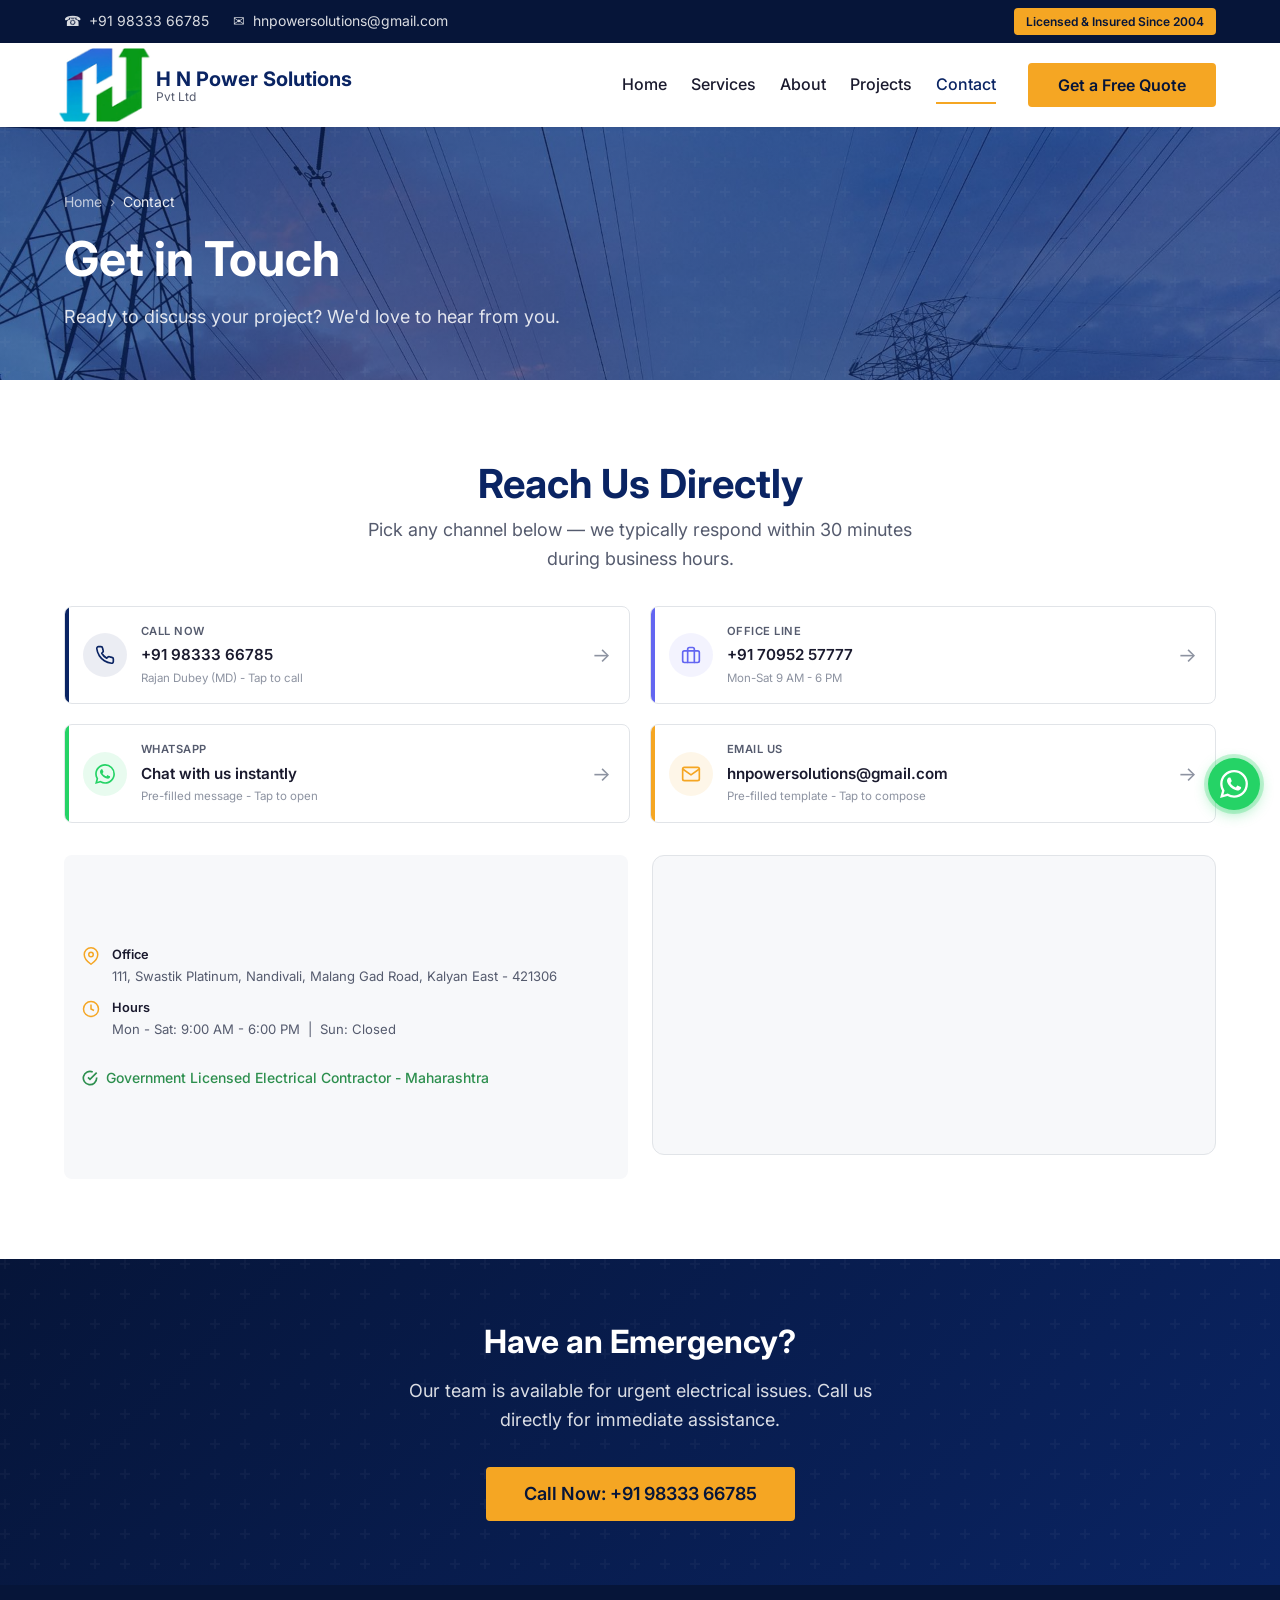
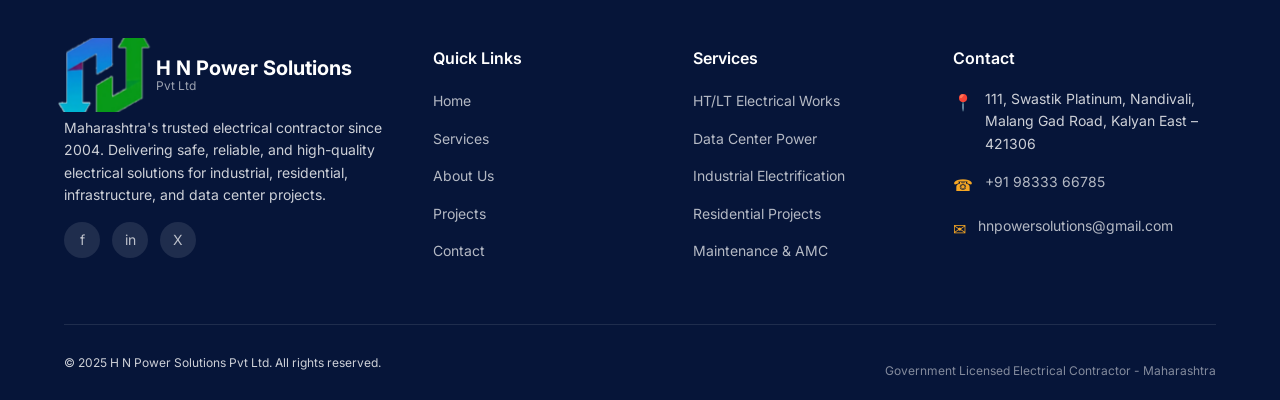
<file: contact.html>
<!DOCTYPE html>
<html lang="en">
<head>
  <meta charset="UTF-8">
  <meta name="viewport" content="width=device-width, initial-scale=1.0">
  <meta name="description" content="Contact H N Power Solutions Pvt Ltd for electrical contracting services in Maharashtra. Get a free quote for industrial, residential, data center, and infrastructure projects.">
  <meta name="keywords" content="contact electrical contractor, electrical contractor Kalyan, free electrical quote Maharashtra, H N Power Solutions contact">
  <meta name="author" content="H N Power Solutions Pvt Ltd">
  <meta property="og:title" content="Contact Us - H N Power Solutions Pvt Ltd">
  <meta property="og:description" content="Ready to discuss your project? Get in touch with Maharashtra's most trusted electrical contractor.">
  <meta property="og:type" content="website">
  <meta property="og:url" content="https://hnpowersolutions.com/contact.html">
  <title>Contact Us - H N Power Solutions Pvt Ltd | Get a Free Electrical Quote</title>
  <link rel="preconnect" href="https://fonts.googleapis.com">
  <link rel="preconnect" href="https://fonts.gstatic.com" crossorigin>
  <link href="https://fonts.googleapis.com/css2?family=Inter:wght@400;500;600;700&display=swap" rel="stylesheet">
  <link rel="stylesheet" href="css/style.css">
</head>
<body>

  <!-- Top Bar -->
  <div class="top-bar">
    <div class="container">
      <div class="top-bar__info">
        <div class="top-bar__item">
          <span>&#9742;</span>
          <a href="tel:+919833366785">+91 98333 66785</a>
        </div>
        <div class="top-bar__item">
          <span>&#9993;</span>
          <a href="mailto:hnpowersolutions@gmail.com">hnpowersolutions@gmail.com</a>
        </div>
      </div>
      <div class="top-bar__badge">Licensed &amp; Insured Since 2004</div>
    </div>
  </div>

  <!-- Header -->
  <header class="header">
    <div class="container">
      <a href="index.html" class="header__logo">
        <video class="logo-icon" autoplay muted loop playsinline webkit-playsinline="true" poster="images/logo-hn.png"><source src="images/logo-animated.mp4" type="video/mp4"></video>
        <span>H N Power Solutions<span class="logo-sub">Pvt Ltd</span></span>
      </a>
      <nav class="nav">
        <ul class="nav__list">
          <li><a href="index.html" class="nav__link">Home</a></li>
          <li><a href="services.html" class="nav__link">Services</a></li>
          <li><a href="about.html" class="nav__link">About</a></li>
          <li><a href="projects.html" class="nav__link">Projects</a></li>
          <li><a href="contact.html" class="nav__link nav__link--active">Contact</a></li>
        </ul>
        <a href="contact.html" class="btn btn--primary nav__cta">Get a Free Quote</a>
        <button class="hamburger" aria-label="Toggle menu" aria-expanded="false">
          <span class="hamburger__line"></span>
          <span class="hamburger__line"></span>
          <span class="hamburger__line"></span>
        </button>
      </nav>
    </div>
  </header>

  <!-- Mobile Overlay -->
  <div class="mobile-overlay"></div>

  <!-- Page Hero -->
  <section class="page-hero">
    <div class="container">
      <nav class="breadcrumb" aria-label="Breadcrumb">
        <a href="index.html">Home</a>
        <span>&#8250;</span>
        <span class="current">Contact</span>
      </nav>
      <h1>Get in Touch</h1>
      <p>Ready to discuss your project? We'd love to hear from you.</p>
    </div>
  </section>

  <!-- Contact Section -->
  <section class="section" data-animate>
    <div class="container">
      <div class="section__header" style="text-align:center;margin-bottom:var(--space-8);">
        <h2>Reach Us Directly</h2>
        <p style="max-width:600px;margin:var(--space-2) auto 0;color:var(--color-text-light);">Pick any channel below — we typically respond within 30 minutes during business hours.</p>
      </div>

      <!-- Contact Cards Grid - 2x2 -->
      <div style="display:grid;grid-template-columns:repeat(2,1fr);gap:var(--space-5);margin-bottom:var(--space-8);">

        <a href="tel:+919833366785" class="contact-action-card contact-action-card--call" style="margin:0;">
          <div class="contact-action-card__icon">
            <svg viewBox="0 0 24 24" fill="none" stroke="currentColor" stroke-width="2" stroke-linecap="round" stroke-linejoin="round"><path d="M22 16.92v3a2 2 0 01-2.18 2 19.79 19.79 0 01-8.63-3.07 19.5 19.5 0 01-6-6 19.79 19.79 0 01-3.07-8.67A2 2 0 014.11 2h3a2 2 0 012 1.72c.127.96.361 1.903.7 2.81a2 2 0 01-.45 2.11L8.09 9.91a16 16 0 006 6l1.27-1.27a2 2 0 012.11-.45c.907.339 1.85.573 2.81.7A2 2 0 0122 16.92z"/></svg>
          </div>
          <div class="contact-action-card__body">
            <span class="contact-action-card__label">Call Now</span>
            <span class="contact-action-card__value">+91 98333 66785</span>
            <span class="contact-action-card__hint">Rajan Dubey (MD) - Tap to call</span>
          </div>
          <span class="contact-action-card__arrow">&rarr;</span>
        </a>

        <a href="tel:+917095257777" class="contact-action-card contact-action-card--office" style="margin:0;">
          <div class="contact-action-card__icon">
            <svg viewBox="0 0 24 24" fill="none" stroke="currentColor" stroke-width="2" stroke-linecap="round" stroke-linejoin="round"><rect x="2" y="7" width="20" height="14" rx="2" ry="2"/><path d="M16 21V5a2 2 0 00-2-2h-4a2 2 0 00-2 2v16"/></svg>
          </div>
          <div class="contact-action-card__body">
            <span class="contact-action-card__label">Office Line</span>
            <span class="contact-action-card__value">+91 70952 57777</span>
            <span class="contact-action-card__hint">Mon-Sat 9 AM - 6 PM</span>
          </div>
          <span class="contact-action-card__arrow">&rarr;</span>
        </a>

        <a href="https://wa.me/919833366785?text=Hi%20H%20N%20Power%20Solutions%2C%20I%20need%20a%20quote%20for%20my%20project.%20Please%20share%20details%20about%20your%20services%20and%20availability." class="contact-action-card contact-action-card--whatsapp" target="_blank" rel="noopener" style="margin:0;">
          <div class="contact-action-card__icon">
            <svg viewBox="0 0 24 24" fill="currentColor"><path d="M17.472 14.382c-.297-.149-1.758-.867-2.03-.967-.273-.099-.471-.148-.67.15-.197.297-.767.966-.94 1.164-.173.199-.347.223-.644.075-.297-.15-1.255-.463-2.39-1.475-.883-.788-1.48-1.761-1.653-2.059-.173-.297-.018-.458.13-.606.134-.133.298-.347.446-.52.149-.174.198-.298.298-.497.099-.198.05-.371-.025-.52-.075-.149-.669-1.612-.916-2.207-.242-.579-.487-.5-.669-.51-.173-.008-.371-.01-.57-.01-.198 0-.52.074-.792.372-.272.297-1.04 1.016-1.04 2.479 0 1.462 1.065 2.875 1.213 3.074.149.198 2.096 3.2 5.077 4.487.709.306 1.262.489 1.694.625.712.227 1.36.195 1.871.118.571-.085 1.758-.719 2.006-1.413.248-.694.248-1.289.173-1.413-.074-.124-.272-.198-.57-.347m-5.421 7.403h-.004a9.87 9.87 0 01-5.031-1.378l-.361-.214-3.741.982.998-3.648-.235-.374a9.86 9.86 0 01-1.51-5.26c.001-5.45 4.436-9.884 9.888-9.884 2.64 0 5.122 1.03 6.988 2.898a9.825 9.825 0 012.893 6.994c-.003 5.45-4.437 9.884-9.885 9.884m8.413-18.297A11.815 11.815 0 0012.05 0C5.495 0 .16 5.335.157 11.892c0 2.096.547 4.142 1.588 5.945L.057 24l6.305-1.654a11.882 11.882 0 005.683 1.448h.005c6.554 0 11.89-5.335 11.893-11.893a11.821 11.821 0 00-3.48-8.413z"/></svg>
          </div>
          <div class="contact-action-card__body">
            <span class="contact-action-card__label">WhatsApp</span>
            <span class="contact-action-card__value">Chat with us instantly</span>
            <span class="contact-action-card__hint">Pre-filled message - Tap to open</span>
          </div>
          <span class="contact-action-card__arrow">&rarr;</span>
        </a>

        <a href="mailto:hnpowersolutions@gmail.com?subject=Enquiry%20for%20Electrical%20Services&body=Dear%20H%20N%20Power%20Solutions%20Team%2C%0A%0AI%20am%20interested%20in%20your%20electrical%20services.%20Please%20share%20details%20about%3A%0A%0AProject%20Type%3A%20%0ALocation%3A%20%0ATimeline%3A%20%0A%0ARegards" class="contact-action-card contact-action-card--email" style="margin:0;">
          <div class="contact-action-card__icon">
            <svg viewBox="0 0 24 24" fill="none" stroke="currentColor" stroke-width="2" stroke-linecap="round" stroke-linejoin="round"><path d="M4 4h16c1.1 0 2 .9 2 2v12c0 1.1-.9 2-2 2H4c-1.1 0-2-.9-2-2V6c0-1.1.9-2 2-2z"/><polyline points="22,6 12,13 2,6"/></svg>
          </div>
          <div class="contact-action-card__body">
            <span class="contact-action-card__label">Email Us</span>
            <span class="contact-action-card__value">hnpowersolutions@gmail.com</span>
            <span class="contact-action-card__hint">Pre-filled template - Tap to compose</span>
          </div>
          <span class="contact-action-card__arrow">&rarr;</span>
        </a>

      </div>

      <!-- Office Details + Map side by side -->
      <div style="display:grid;grid-template-columns:1fr 1fr;gap:var(--space-6);align-items:stretch;">

        <div class="contact-office-card" style="margin:0;height:100%;display:flex;flex-direction:column;justify-content:center;">
          <div class="contact-office-card__row">
            <svg width="18" height="18" viewBox="0 0 24 24" fill="none" stroke="var(--color-accent)" stroke-width="2"><path d="M21 10c0 7-9 13-9 13s-9-6-9-13a9 9 0 0118 0z"/><circle cx="12" cy="10" r="3"/></svg>
            <div>
              <strong>Office</strong>
              <p>111, Swastik Platinum, Nandivali, Malang Gad Road, Kalyan East - 421306</p>
            </div>
          </div>
          <div class="contact-office-card__row">
            <svg width="18" height="18" viewBox="0 0 24 24" fill="none" stroke="var(--color-accent)" stroke-width="2"><circle cx="12" cy="12" r="10"/><polyline points="12 6 12 12 16 14"/></svg>
            <div>
              <strong>Hours</strong>
              <p>Mon - Sat: 9:00 AM - 6:00 PM &nbsp;|&nbsp; Sun: Closed</p>
            </div>
          </div>
          <div style="margin-top:var(--space-4);display:flex;align-items:center;gap:8px;color:#2D8F4E;font-size:var(--fs-sm);font-weight:500;">
            <svg width="16" height="16" viewBox="0 0 24 24" fill="none" stroke="#2D8F4E" stroke-width="2.5"><path d="M22 11.08V12a10 10 0 11-5.93-9.14"/><polyline points="22 4 12 14.01 9 11.01"/></svg>
            Government Licensed Electrical Contractor - Maharashtra
          </div>
        </div>

        <!-- Google Map -->
        <div class="contact-map" style="min-height:300px;border-radius:12px;overflow:hidden;">
          <iframe
            src="https://www.google.com/maps/embed?pb=!1m18!1m12!1m3!1d1884.2!2d73.132057!3d19.212109!2m3!1f0!2f0!3f0!3m2!1i1024!2i768!4f13.1!3m3!1m2!1s0x3be7959c1fffffff%3A0x0!2sSwastik%20Platinum%2C%20Kalyan%20East!5e0!3m2!1sen!2sin!4v1700000000000!5m2!1sen!2sin"
            width="100%"
            height="100%"
            style="border:0;"
            allowfullscreen=""
            loading="lazy"
            referrerpolicy="no-referrer-when-downgrade"
            title="H N Power Solutions Office Location">
          </iframe>
        </div>

      </div>
    </div>
  </section>

  <!-- CTA Banner - Emergency -->
  <section class="cta-banner" data-animate>
    <div class="container">
      <h2>Have an Emergency?</h2>
      <p>Our team is available for urgent electrical issues. Call us directly for immediate assistance.</p>
      <div class="cta-banner__actions">
        <a href="tel:+919833366785" class="btn btn--primary btn--lg">Call Now: +91 98333 66785</a>
      </div>
    </div>
  </section>

  <!-- Footer -->
  <footer class="footer">
    <div class="container">
      <div class="footer__grid">
        <div class="footer__about">
          <a href="index.html" class="header__logo">
            <video class="logo-icon" autoplay muted loop playsinline webkit-playsinline="true" poster="images/logo-hn.png"><source src="images/logo-animated.mp4" type="video/mp4"></video>
            <span>H N Power Solutions<span class="logo-sub">Pvt Ltd</span></span>
          </a>
          <p>Maharashtra's trusted electrical contractor since 2004. Delivering safe, reliable, and high-quality electrical solutions for industrial, residential, infrastructure, and data center projects.</p>
          <div class="footer__social">
            <a href="#" aria-label="Facebook">f</a>
            <a href="#" aria-label="LinkedIn">in</a>
            <a href="#" aria-label="Twitter">X</a>
          </div>
        </div>
        <div>
          <h4>Quick Links</h4>
          <ul class="footer__links">
            <li><a href="index.html">Home</a></li>
            <li><a href="services.html">Services</a></li>
            <li><a href="about.html">About Us</a></li>
            <li><a href="projects.html">Projects</a></li>
            <li><a href="contact.html">Contact</a></li>
          </ul>
        </div>
        <div>
          <h4>Services</h4>
          <ul class="footer__links">
            <li><a href="services.html">HT/LT Electrical Works</a></li>
            <li><a href="services.html">Data Center Power</a></li>
            <li><a href="services.html">Industrial Electrification</a></li>
            <li><a href="services.html">Residential Projects</a></li>
            <li><a href="services.html">Maintenance &amp; AMC</a></li>
          </ul>
        </div>
        <div>
          <h4>Contact</h4>
          <div class="footer__contact-item">
            <span class="icon">&#128205;</span>
            <span>111, Swastik Platinum, Nandivali, Malang Gad Road, Kalyan East – 421306</span>
          </div>
          <div class="footer__contact-item">
            <span class="icon">&#9742;</span>
            <a href="tel:+919833366785">+91 98333 66785</a>
          </div>
          <div class="footer__contact-item">
            <span class="icon">&#9993;</span>
            <a href="mailto:hnpowersolutions@gmail.com">hnpowersolutions@gmail.com</a>
          </div>
        </div>
      </div>
      <div class="footer__bottom">
        <p>&copy; 2025 H N Power Solutions Pvt Ltd. All rights reserved.</p>
        <p class="footer__license">Government Licensed Electrical Contractor - Maharashtra</p>
      </div>
    </div>
  </footer>

  <!-- Sticky Mobile CTA Bar -->
  <div class="mobile-cta">
    <a href="tel:+919833366785" class="btn btn--primary">&#9742; Call Now</a>
    <a href="contact.html" class="btn btn--outline">Get Quote</a>
  </div>

  <!-- WhatsApp Floating Button -->
  <a href="https://wa.me/919833366785?text=Hi%2C%20I%27m%20interested%20in%20your%20electrical%20services" class="whatsapp-float" target="_blank" rel="noopener" aria-label="Chat on WhatsApp">
    <span class="whatsapp-float__icon">
      <svg viewBox="0 0 24 24" xmlns="http://www.w3.org/2000/svg"><path d="M17.472 14.382c-.297-.149-1.758-.867-2.03-.967-.273-.099-.471-.148-.67.15-.197.297-.767.966-.94 1.164-.173.199-.347.223-.644.075-.297-.15-1.255-.463-2.39-1.475-.883-.788-1.48-1.761-1.653-2.059-.173-.297-.018-.458.13-.606.134-.133.298-.347.446-.52.149-.174.198-.298.298-.497.099-.198.05-.371-.025-.52-.075-.149-.669-1.612-.916-2.207-.242-.579-.487-.5-.669-.51-.173-.008-.371-.01-.57-.01-.198 0-.52.074-.792.372-.272.297-1.04 1.016-1.04 2.479 0 1.462 1.065 2.875 1.213 3.074.149.198 2.096 3.2 5.077 4.487.709.306 1.262.489 1.694.625.712.227 1.36.195 1.871.118.571-.085 1.758-.719 2.006-1.413.248-.694.248-1.289.173-1.413-.074-.124-.272-.198-.57-.347m-5.421 7.403h-.004a9.87 9.87 0 01-5.031-1.378l-.361-.214-3.741.982.998-3.648-.235-.374a9.86 9.86 0 01-1.51-5.26c.001-5.45 4.436-9.884 9.888-9.884 2.64 0 5.122 1.03 6.988 2.898a9.825 9.825 0 012.893 6.994c-.003 5.45-4.437 9.884-9.885 9.884m8.413-18.297A11.815 11.815 0 0012.05 0C5.495 0 .16 5.335.157 11.892c0 2.096.547 4.142 1.588 5.945L.057 24l6.305-1.654a11.882 11.882 0 005.683 1.448h.005c6.554 0 11.89-5.335 11.893-11.893a11.821 11.821 0 00-3.48-8.413z"/></svg>
    </span>
    <span class="whatsapp-float__label">Chat with us</span>
  </a>

  <!-- Back to Top -->
  <button class="back-to-top" aria-label="Back to top">&#8593;</button>

  <script src="js/main.js"></script>
</body>
</html>
</file>
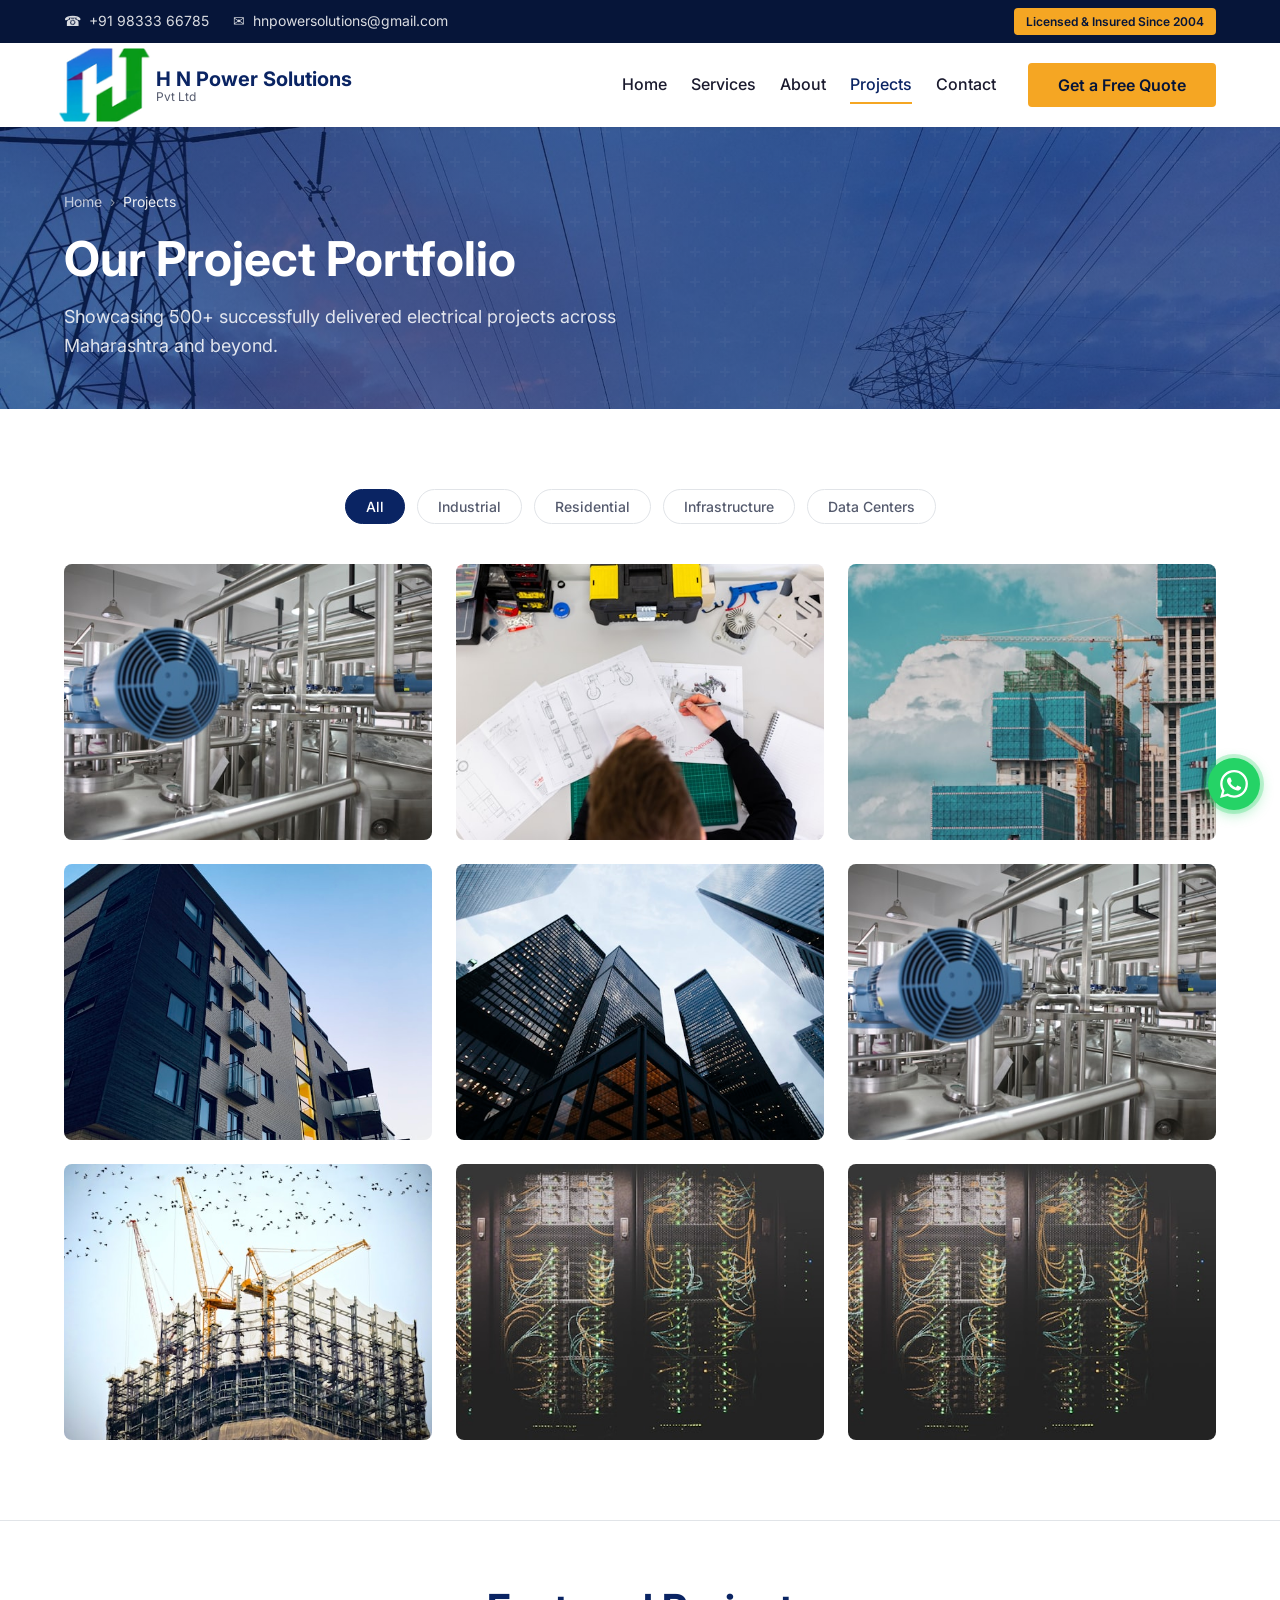
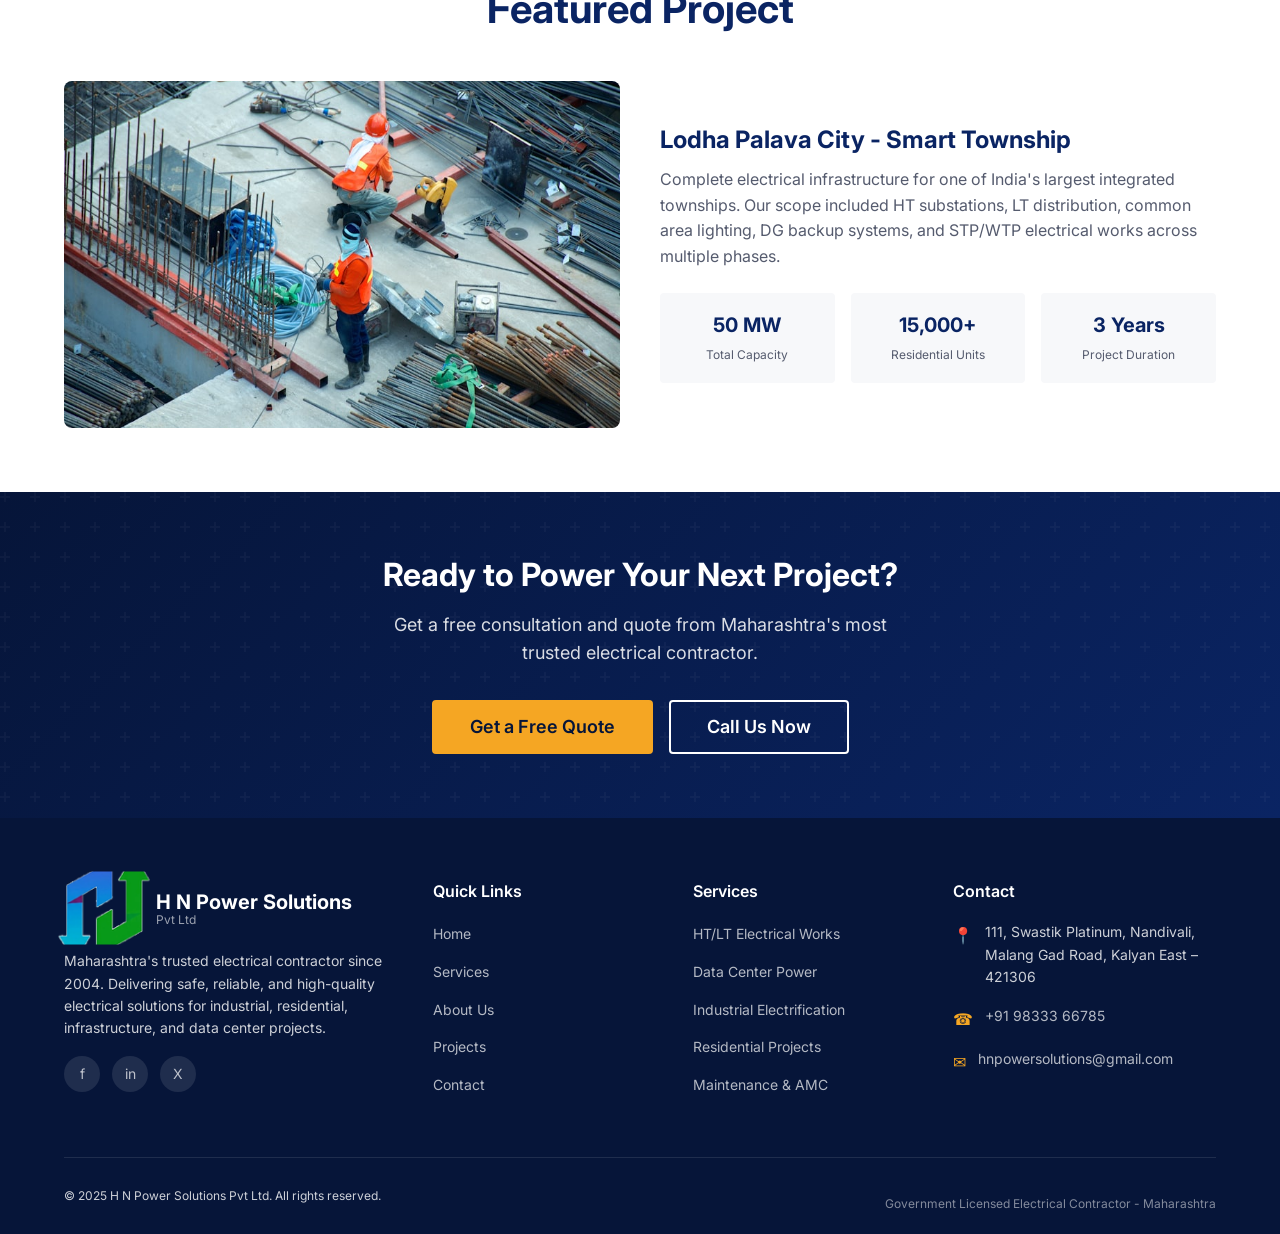
<file: projects.html>
<!DOCTYPE html>
<html lang="en">
<head>
  <meta charset="UTF-8">
  <meta name="viewport" content="width=device-width, initial-scale=1.0">
  <meta name="description" content="Explore 500+ successfully delivered electrical projects by H N Power Solutions across industrial, residential, infrastructure, and data center sectors in Maharashtra.">
  <meta name="keywords" content="electrical projects Maharashtra, industrial electrification, data center power, Lodha electrical contractor, HDIL electrical works">
  <meta name="author" content="H N Power Solutions Pvt Ltd">
  <meta property="og:title" content="Our Projects - H N Power Solutions Pvt Ltd">
  <meta property="og:description" content="Showcasing 500+ successfully delivered electrical projects across Maharashtra and beyond.">
  <meta property="og:type" content="website">
  <meta property="og:url" content="https://hnpowersolutions.com/projects.html">
  <title>Our Projects - H N Power Solutions Pvt Ltd | 500+ Electrical Projects Delivered</title>
  <link rel="preconnect" href="https://fonts.googleapis.com">
  <link rel="preconnect" href="https://fonts.gstatic.com" crossorigin>
  <link href="https://fonts.googleapis.com/css2?family=Inter:wght@400;500;600;700&display=swap" rel="stylesheet">
  <link rel="stylesheet" href="css/style.css">
</head>
<body>

  <!-- Top Bar -->
  <div class="top-bar">
    <div class="container">
      <div class="top-bar__info">
        <div class="top-bar__item">
          <span>&#9742;</span>
          <a href="tel:+919833366785">+91 98333 66785</a>
        </div>
        <div class="top-bar__item">
          <span>&#9993;</span>
          <a href="mailto:hnpowersolutions@gmail.com">hnpowersolutions@gmail.com</a>
        </div>
      </div>
      <div class="top-bar__badge">Licensed &amp; Insured Since 2004</div>
    </div>
  </div>

  <!-- Header -->
  <header class="header">
    <div class="container">
      <a href="index.html" class="header__logo">
        <video class="logo-icon" autoplay muted loop playsinline webkit-playsinline="true" poster="images/logo-hn.png"><source src="images/logo-animated.mp4" type="video/mp4"></video>
        <span>H N Power Solutions<span class="logo-sub">Pvt Ltd</span></span>
      </a>
      <nav class="nav">
        <ul class="nav__list">
          <li><a href="index.html" class="nav__link">Home</a></li>
          <li><a href="services.html" class="nav__link">Services</a></li>
          <li><a href="about.html" class="nav__link">About</a></li>
          <li><a href="projects.html" class="nav__link nav__link--active">Projects</a></li>
          <li><a href="contact.html" class="nav__link">Contact</a></li>
        </ul>
        <a href="contact.html" class="btn btn--primary nav__cta">Get a Free Quote</a>
        <button class="hamburger" aria-label="Toggle menu" aria-expanded="false">
          <span class="hamburger__line"></span>
          <span class="hamburger__line"></span>
          <span class="hamburger__line"></span>
        </button>
      </nav>
    </div>
  </header>

  <!-- Mobile Overlay -->
  <div class="mobile-overlay"></div>

  <!-- Page Hero -->
  <section class="page-hero">
    <div class="container">
      <nav class="breadcrumb" aria-label="Breadcrumb">
        <a href="index.html">Home</a>
        <span>&#8250;</span>
        <span class="current">Projects</span>
      </nav>
      <h1>Our Project Portfolio</h1>
      <p>Showcasing 500+ successfully delivered electrical projects across Maharashtra and beyond.</p>
    </div>
  </section>

  <!-- Filter & Project Grid -->
  <section class="section" data-animate>
    <div class="container">
      <div class="filter-bar">
        <button class="filter-btn filter-btn--active" data-filter="all">All</button>
        <button class="filter-btn" data-filter="industrial">Industrial</button>
        <button class="filter-btn" data-filter="residential">Residential</button>
        <button class="filter-btn" data-filter="infrastructure">Infrastructure</button>
        <button class="filter-btn" data-filter="datacenter">Data Centers</button>
      </div>
      <div class="projects__grid">

        <!-- Industrial Projects -->
        <div class="project-card" data-category="industrial" style="background: url('images/projects/project-01.jpg') center/cover no-repeat;" data-animate>
          <div class="project-card__overlay">
            <span class="project-card__tag">Industrial</span>
            <h3>Bajaj Auto Plant - Pune</h3>
            <p>Complete HT/LT electrical infrastructure for manufacturing facility.</p>
          </div>
        </div>

        <div class="project-card" data-category="industrial" style="background: url('images/projects/project-02.jpg') center/cover no-repeat;" data-animate>
          <div class="project-card__overlay">
            <span class="project-card__tag">Industrial</span>
            <h3>Mahindra Manufacturing - Nashik</h3>
            <p>Power distribution and automation systems for production lines.</p>
          </div>
        </div>

        <div class="project-card" data-category="industrial" style="background: url('images/projects/project-03.jpg') center/cover no-repeat;" data-animate>
          <div class="project-card__overlay">
            <span class="project-card__tag">Industrial</span>
            <h3>Reliance Refinery Complex</h3>
            <p>High-voltage electrical systems for petrochemical processing units.</p>
          </div>
        </div>

        <!-- Residential Projects -->
        <div class="project-card" data-category="residential" style="background: url('images/projects/project-04.jpg') center/cover no-repeat;" data-animate>
          <div class="project-card__overlay">
            <span class="project-card__tag">Residential</span>
            <h3>Lodha Palava City</h3>
            <p>Complete electrical infrastructure for India's largest integrated township.</p>
          </div>
        </div>

        <div class="project-card" data-category="residential" style="background: url('images/projects/project-05.jpg') center/cover no-repeat;" data-animate>
          <div class="project-card__overlay">
            <span class="project-card__tag">Residential</span>
            <h3>HDIL Majestic Tower</h3>
            <p>Full-scale electrical works including DG backup and common area lighting.</p>
          </div>
        </div>

        <!-- Infrastructure Projects -->
        <div class="project-card" data-category="infrastructure" style="background: url('images/projects/project-06.jpg') center/cover no-repeat;" data-animate>
          <div class="project-card__overlay">
            <span class="project-card__tag">Infrastructure</span>
            <h3>Mumbai-Pune Expressway Lighting</h3>
            <p>Highway lighting and electrical safety systems across 94 km stretch.</p>
          </div>
        </div>

        <div class="project-card" data-category="infrastructure" style="background: url('images/projects/project-07.jpg') center/cover no-repeat;" data-animate>
          <div class="project-card__overlay">
            <span class="project-card__tag">Infrastructure</span>
            <h3>CIDCO Commercial Complex</h3>
            <p>Complete electrical design and execution for multi-story commercial hub.</p>
          </div>
        </div>

        <!-- Data Center Projects -->
        <div class="project-card" data-category="datacenter" style="background: url('images/projects/project-08.jpg') center/cover no-repeat;" data-animate>
          <div class="project-card__overlay">
            <span class="project-card__tag">Data Centers</span>
            <h3>CtrlS Data Center - Mumbai</h3>
            <p>Mission-critical power infrastructure for Tier III data center facility.</p>
          </div>
        </div>

        <div class="project-card" data-category="datacenter" style="background: url('images/projects/project-09.jpg') center/cover no-repeat;" data-animate>
          <div class="project-card__overlay">
            <span class="project-card__tag">Data Centers</span>
            <h3>Yotta Data Center - Navi Mumbai</h3>
            <p>Redundant power systems and UPS infrastructure for hyperscale facility.</p>
          </div>
        </div>

      </div>
    </div>
  </section>

  <!-- Featured Project -->
  <section class="featured-project" data-animate>
    <div class="container">
      <div class="section__header">
        <h2>Featured Project</h2>
      </div>
      <div class="featured-project__grid">
        <div class="featured-project__image" style="background: url('images/featured-project.jpg') center/cover no-repeat;" data-animate="fade-right">
        </div>
        <div class="featured-project__content" data-animate="fade-left">
          <h3>Lodha Palava City - Smart Township</h3>
          <p>Complete electrical infrastructure for one of India's largest integrated townships. Our scope included HT substations, LT distribution, common area lighting, DG backup systems, and STP/WTP electrical works across multiple phases.</p>
          <div class="featured-project__stats">
            <div class="featured-project__stat">
              <strong>50 MW</strong>
              <span>Total Capacity</span>
            </div>
            <div class="featured-project__stat">
              <strong>15,000+</strong>
              <span>Residential Units</span>
            </div>
            <div class="featured-project__stat">
              <strong>3 Years</strong>
              <span>Project Duration</span>
            </div>
          </div>
        </div>
      </div>
    </div>
  </section>

  <!-- CTA Banner -->
  <section class="cta-banner" data-animate>
    <div class="container">
      <h2>Ready to Power Your Next Project?</h2>
      <p>Get a free consultation and quote from Maharashtra's most trusted electrical contractor.</p>
      <div class="cta-banner__actions">
        <a href="contact.html" class="btn btn--primary btn--lg">Get a Free Quote</a>
        <a href="tel:+919833366785" class="btn btn--outline btn--lg">Call Us Now</a>
      </div>
    </div>
  </section>

  <!-- Footer -->
  <footer class="footer">
    <div class="container">
      <div class="footer__grid">
        <div class="footer__about">
          <a href="index.html" class="header__logo">
            <video class="logo-icon" autoplay muted loop playsinline webkit-playsinline="true" poster="images/logo-hn.png"><source src="images/logo-animated.mp4" type="video/mp4"></video>
            <span>H N Power Solutions<span class="logo-sub">Pvt Ltd</span></span>
          </a>
          <p>Maharashtra's trusted electrical contractor since 2004. Delivering safe, reliable, and high-quality electrical solutions for industrial, residential, infrastructure, and data center projects.</p>
          <div class="footer__social">
            <a href="#" aria-label="Facebook">f</a>
            <a href="#" aria-label="LinkedIn">in</a>
            <a href="#" aria-label="Twitter">X</a>
          </div>
        </div>
        <div>
          <h4>Quick Links</h4>
          <ul class="footer__links">
            <li><a href="index.html">Home</a></li>
            <li><a href="services.html">Services</a></li>
            <li><a href="about.html">About Us</a></li>
            <li><a href="projects.html">Projects</a></li>
            <li><a href="contact.html">Contact</a></li>
          </ul>
        </div>
        <div>
          <h4>Services</h4>
          <ul class="footer__links">
            <li><a href="services.html">HT/LT Electrical Works</a></li>
            <li><a href="services.html">Data Center Power</a></li>
            <li><a href="services.html">Industrial Electrification</a></li>
            <li><a href="services.html">Residential Projects</a></li>
            <li><a href="services.html">Maintenance &amp; AMC</a></li>
          </ul>
        </div>
        <div>
          <h4>Contact</h4>
          <div class="footer__contact-item">
            <span class="icon">&#128205;</span>
            <span>111, Swastik Platinum, Nandivali, Malang Gad Road, Kalyan East – 421306</span>
          </div>
          <div class="footer__contact-item">
            <span class="icon">&#9742;</span>
            <a href="tel:+919833366785">+91 98333 66785</a>
          </div>
          <div class="footer__contact-item">
            <span class="icon">&#9993;</span>
            <a href="mailto:hnpowersolutions@gmail.com">hnpowersolutions@gmail.com</a>
          </div>
        </div>
      </div>
      <div class="footer__bottom">
        <p>&copy; 2025 H N Power Solutions Pvt Ltd. All rights reserved.</p>
        <p class="footer__license">Government Licensed Electrical Contractor - Maharashtra</p>
      </div>
    </div>
  </footer>

  <!-- Sticky Mobile CTA Bar -->
  <div class="mobile-cta">
    <a href="tel:+919833366785" class="btn btn--primary">&#9742; Call Now</a>
    <a href="contact.html" class="btn btn--outline">Get Quote</a>
  </div>

  <!-- WhatsApp Floating Button -->
  <a href="https://wa.me/919833366785?text=Hi%2C%20I%27m%20interested%20in%20your%20electrical%20services" class="whatsapp-float" target="_blank" rel="noopener" aria-label="Chat on WhatsApp">
    <span class="whatsapp-float__icon">
      <svg viewBox="0 0 24 24" xmlns="http://www.w3.org/2000/svg"><path d="M17.472 14.382c-.297-.149-1.758-.867-2.03-.967-.273-.099-.471-.148-.67.15-.197.297-.767.966-.94 1.164-.173.199-.347.223-.644.075-.297-.15-1.255-.463-2.39-1.475-.883-.788-1.48-1.761-1.653-2.059-.173-.297-.018-.458.13-.606.134-.133.298-.347.446-.52.149-.174.198-.298.298-.497.099-.198.05-.371-.025-.52-.075-.149-.669-1.612-.916-2.207-.242-.579-.487-.5-.669-.51-.173-.008-.371-.01-.57-.01-.198 0-.52.074-.792.372-.272.297-1.04 1.016-1.04 2.479 0 1.462 1.065 2.875 1.213 3.074.149.198 2.096 3.2 5.077 4.487.709.306 1.262.489 1.694.625.712.227 1.36.195 1.871.118.571-.085 1.758-.719 2.006-1.413.248-.694.248-1.289.173-1.413-.074-.124-.272-.198-.57-.347m-5.421 7.403h-.004a9.87 9.87 0 01-5.031-1.378l-.361-.214-3.741.982.998-3.648-.235-.374a9.86 9.86 0 01-1.51-5.26c.001-5.45 4.436-9.884 9.888-9.884 2.64 0 5.122 1.03 6.988 2.898a9.825 9.825 0 012.893 6.994c-.003 5.45-4.437 9.884-9.885 9.884m8.413-18.297A11.815 11.815 0 0012.05 0C5.495 0 .16 5.335.157 11.892c0 2.096.547 4.142 1.588 5.945L.057 24l6.305-1.654a11.882 11.882 0 005.683 1.448h.005c6.554 0 11.89-5.335 11.893-11.893a11.821 11.821 0 00-3.48-8.413z"/></svg>
    </span>
    <span class="whatsapp-float__label">Chat with us</span>
  </a>

  <!-- Back to Top -->
  <button class="back-to-top" aria-label="Back to top">&#8593;</button>

  <script src="js/main.js"></script>
</body>
</html>
</file>
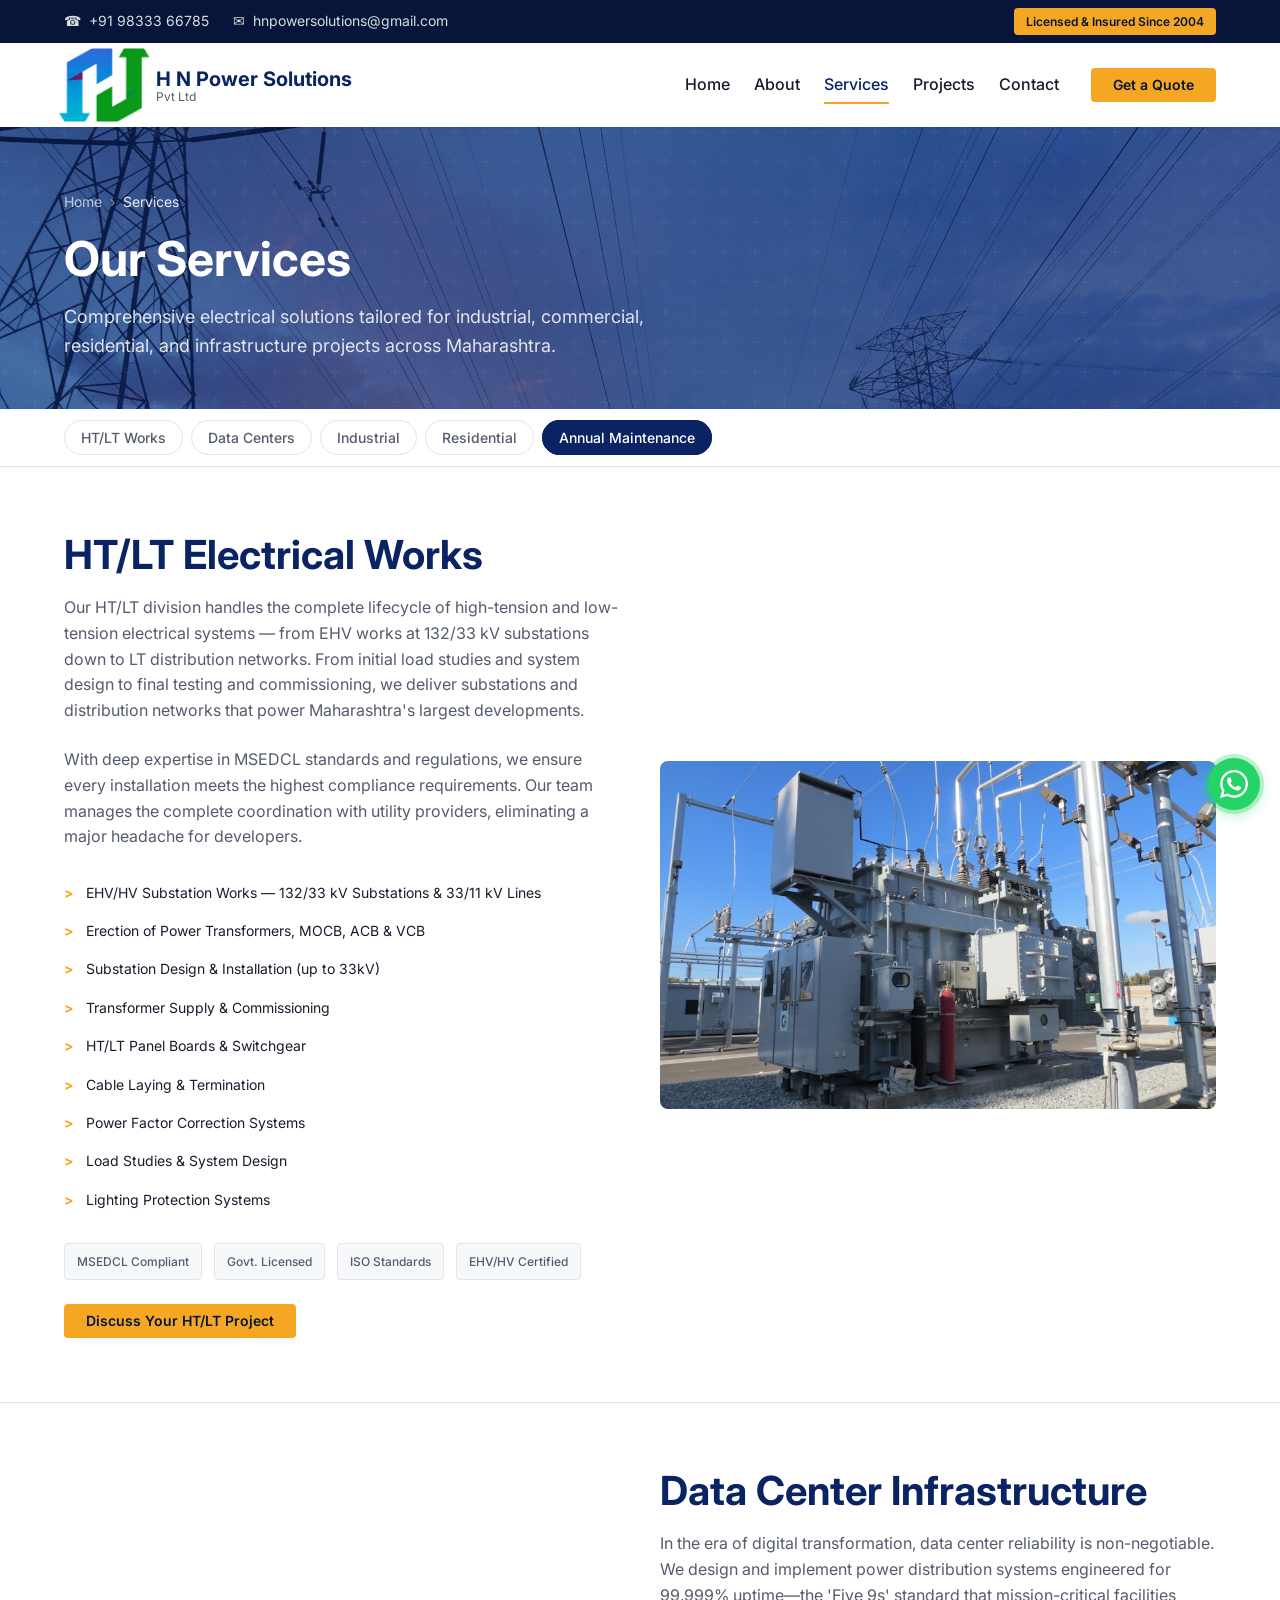
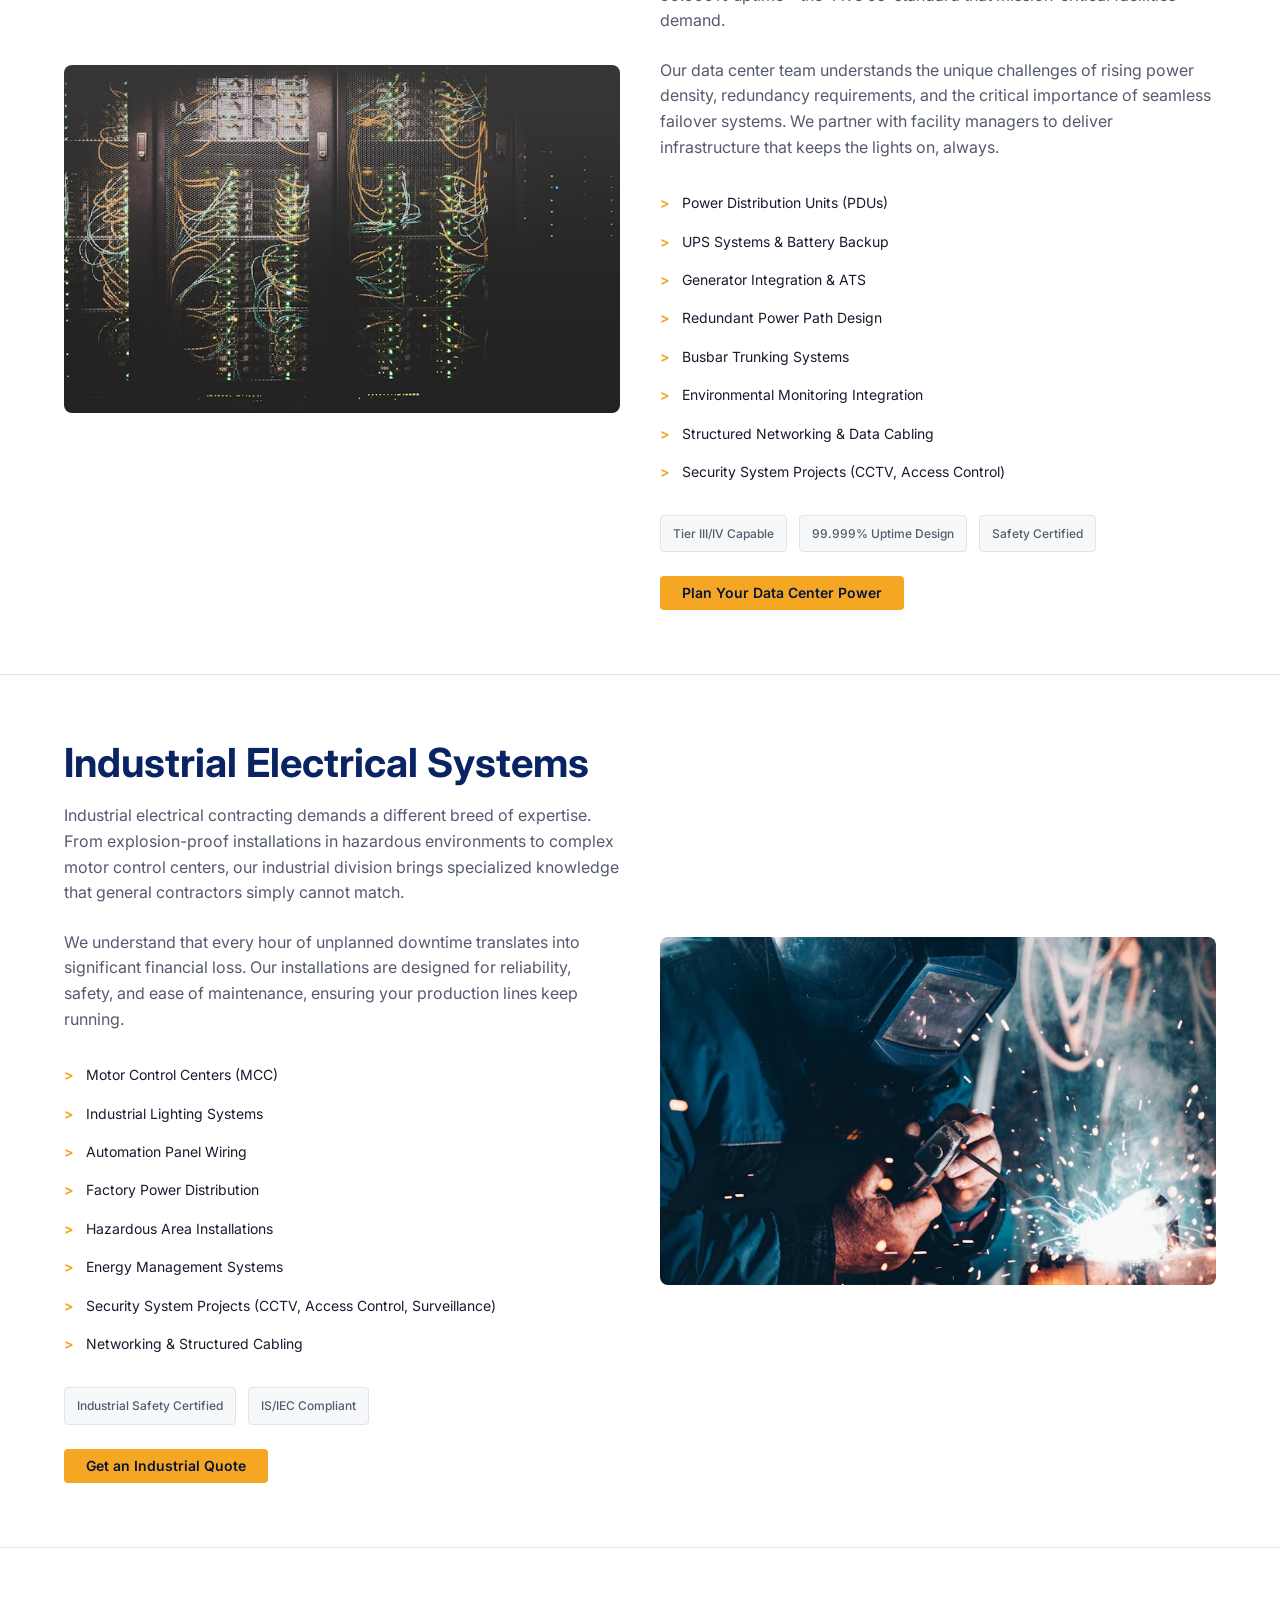
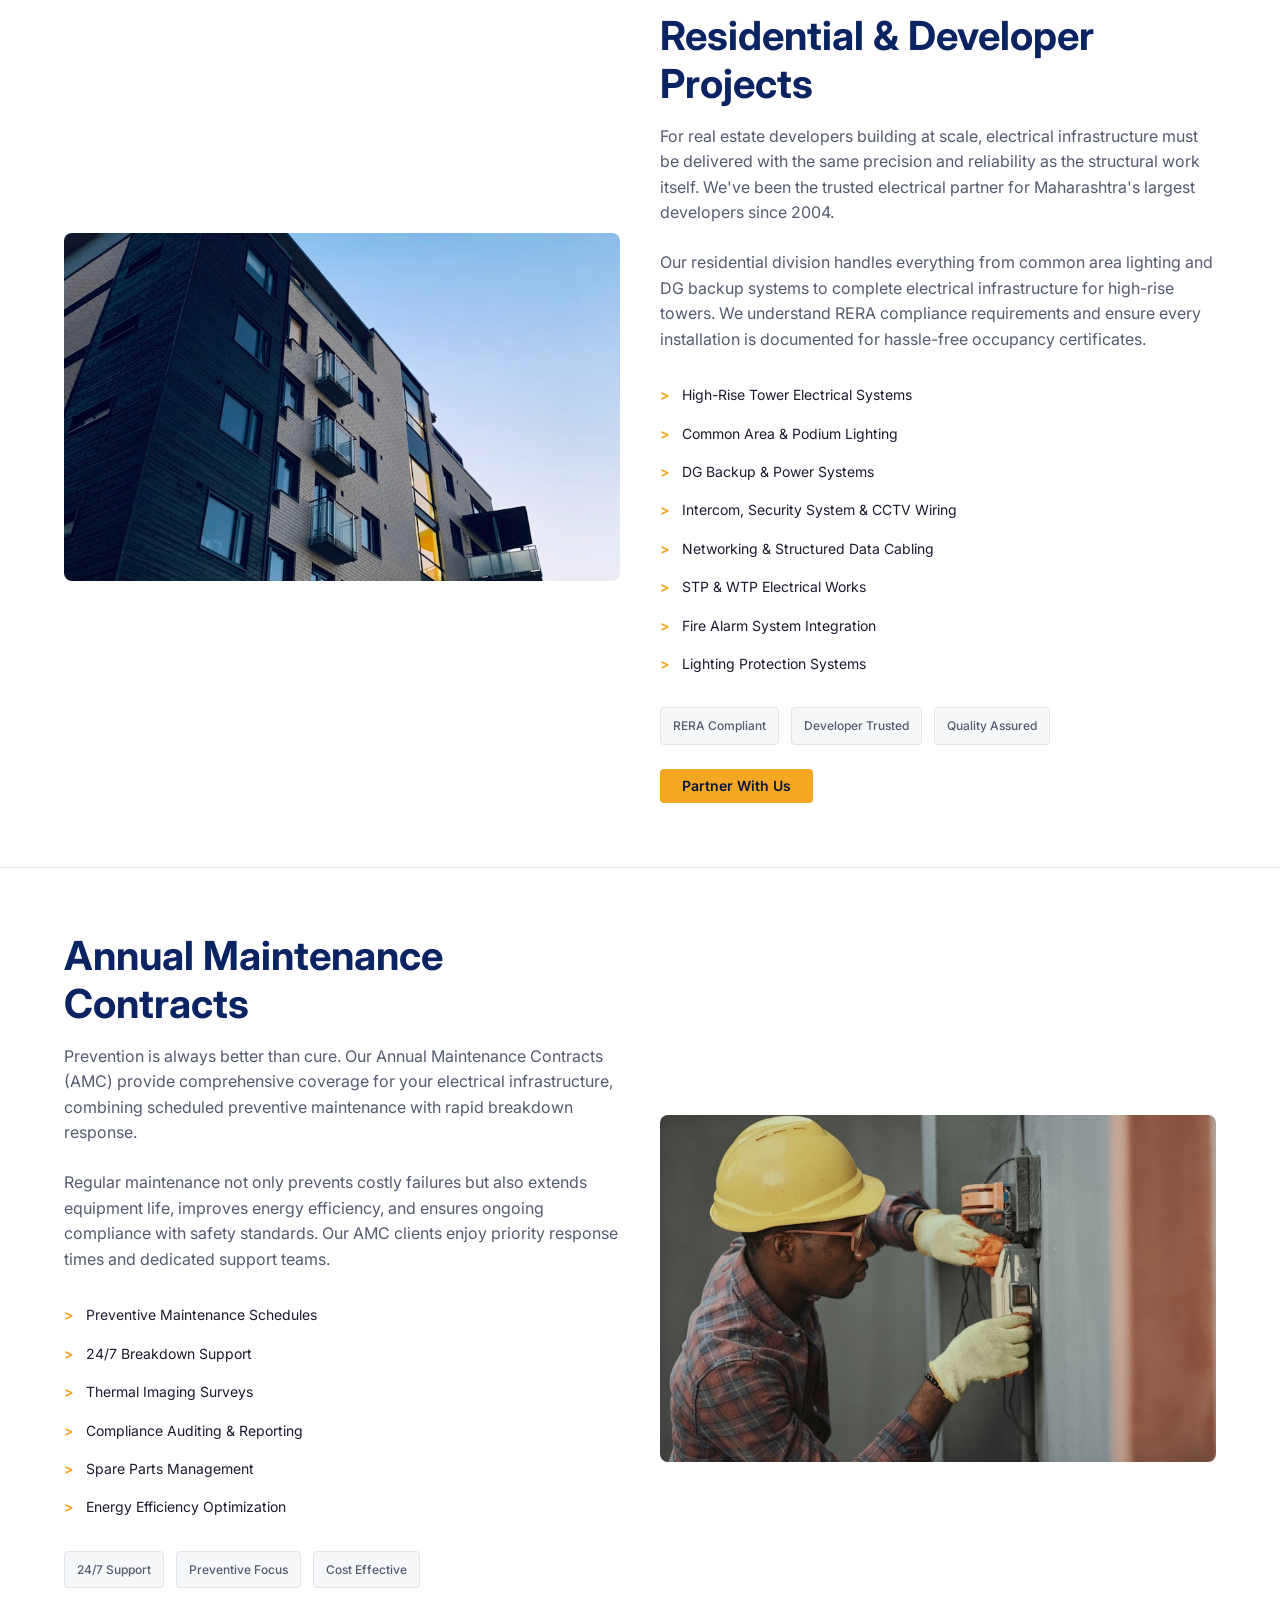
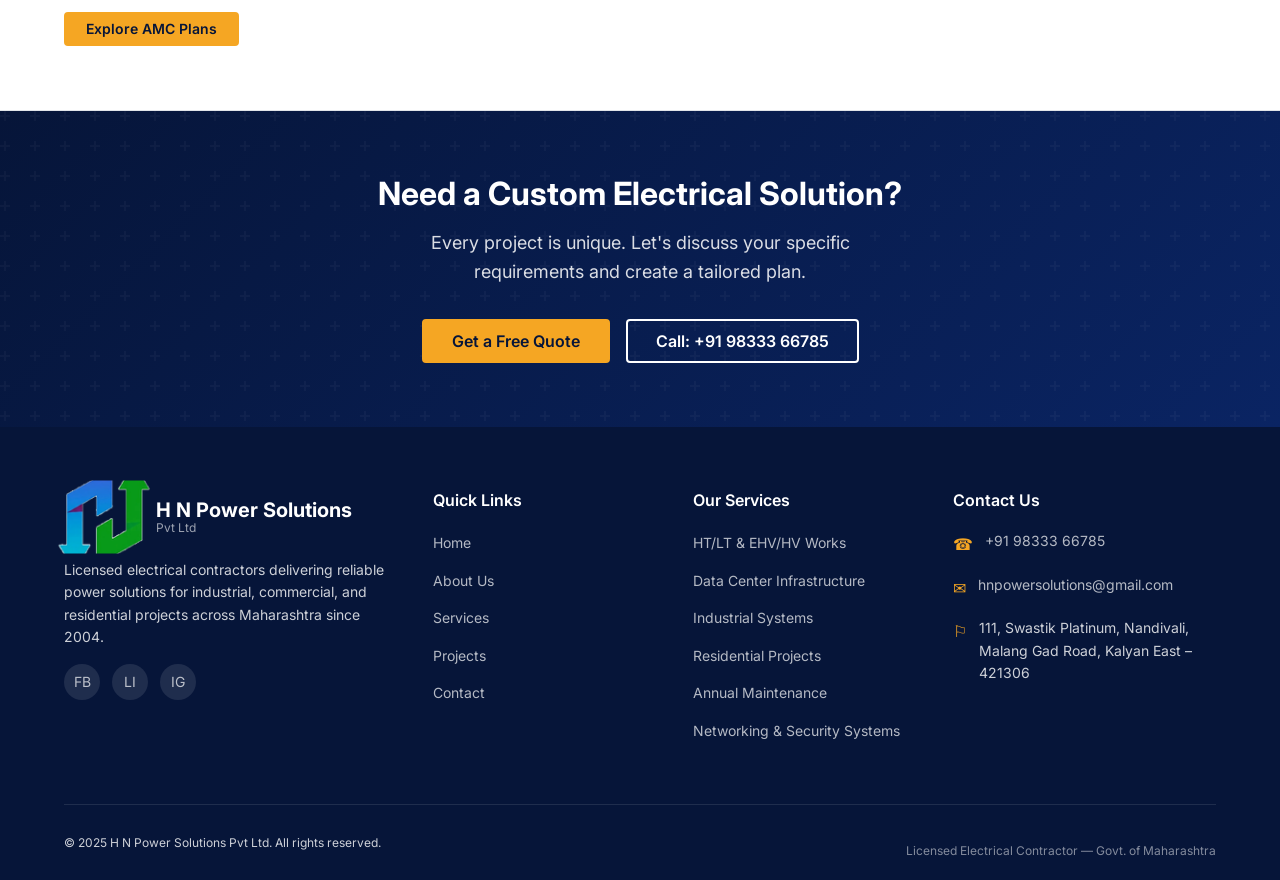
<file: services.html>
<!DOCTYPE html>
<html lang="en">
<head>
  <meta charset="UTF-8">
  <meta name="viewport" content="width=device-width, initial-scale=1.0">
  <title>Electrical Services - HT/LT, Data Centers, Industrial | H N Power Solutions</title>
  <meta name="description" content="Comprehensive electrical services by H N Power Solutions Pvt Ltd — HT/LT works, data center infrastructure, industrial systems, residential projects, and annual maintenance contracts across Maharashtra.">
  <meta name="keywords" content="HT LT electrical works, EHV HV substation, 132kV 33kV substation, data center power, networking structured cabling, security systems CCTV, lighting protection, industrial electrical contractor, residential electrical, annual maintenance contract, Maharashtra, MSEDCL, substation installation, MOCB ACB VCB erection">
  <meta name="author" content="H N Power Solutions Pvt Ltd">
  <meta name="robots" content="index, follow">
  <link rel="canonical" href="https://www.hnpowersolutions.com/services.html">

  <!-- Open Graph -->
  <meta property="og:title" content="Electrical Services | H N Power Solutions Pvt Ltd">
  <meta property="og:description" content="HT/LT works, data center power, industrial electrical, residential projects, and AMC services across Maharashtra. Licensed & insured since 2004.">
  <meta property="og:type" content="website">
  <meta property="og:url" content="https://www.hnpowersolutions.com/services.html">

  <!-- Google Fonts -->
  <link rel="preconnect" href="https://fonts.googleapis.com">
  <link rel="preconnect" href="https://fonts.gstatic.com" crossorigin>
  <link href="https://fonts.googleapis.com/css2?family=Inter:wght@400;500;600;700&display=swap" rel="stylesheet">

  <!-- Stylesheet -->
  <link rel="stylesheet" href="css/style.css">
</head>
<body>

  <!-- ============================================
       TOP BAR
       ============================================ -->
  <div class="top-bar">
    <div class="container">
      <div class="top-bar__info">
        <div class="top-bar__item">
          <span>&#9742;</span>
          <a href="tel:+919833366785">+91 98333 66785</a>
        </div>
        <div class="top-bar__item">
          <span>&#9993;</span>
          <a href="mailto:hnpowersolutions@gmail.com">hnpowersolutions@gmail.com</a>
        </div>
      </div>
      <div class="top-bar__badge">Licensed &amp; Insured Since 2004</div>
    </div>
  </div>

  <!-- ============================================
       HEADER
       ============================================ -->
  <header class="header">
    <div class="container">
      <a href="index.html" class="header__logo">
        <video class="logo-icon" autoplay muted loop playsinline webkit-playsinline="true" poster="images/logo-hn.png"><source src="images/logo-animated.mp4" type="video/mp4"></video>
        <span>
          H N Power Solutions
          <small class="logo-sub">Pvt Ltd</small>
        </span>
      </a>
      <nav class="nav">
        <ul class="nav__list">
          <li><a href="index.html" class="nav__link">Home</a></li>
          <li><a href="about.html" class="nav__link">About</a></li>
          <li><a href="services.html" class="nav__link nav__link--active" aria-current="page">Services</a></li>
          <li><a href="projects.html" class="nav__link">Projects</a></li>
          <li><a href="contact.html" class="nav__link">Contact</a></li>
        </ul>
        <a href="contact.html" class="btn btn--primary btn--sm nav__cta">Get a Quote</a>
        <button class="hamburger" aria-label="Toggle menu" aria-expanded="false">
          <span class="hamburger__line"></span>
          <span class="hamburger__line"></span>
          <span class="hamburger__line"></span>
        </button>
      </nav>
    </div>
  </header>

  <!-- Mobile Overlay -->
  <div class="mobile-overlay"></div>

  <!-- ============================================
       PAGE HERO
       ============================================ -->
  <section class="page-hero">
    <div class="container">
      <nav class="breadcrumb" aria-label="Breadcrumb">
        <a href="index.html">Home</a>
        <span>&rsaquo;</span>
        <span class="current">Services</span>
      </nav>
      <h1 data-animate>Our Services</h1>
      <p data-animate>Comprehensive electrical solutions tailored for industrial, commercial, residential, and infrastructure projects across Maharashtra.</p>
    </div>
  </section>

  <!-- ============================================
       SERVICE NAVIGATION (Sticky Pills)
       ============================================ -->
  <nav class="service-nav" aria-label="Service sections">
    <div class="container">
      <ul class="service-nav__list">
        <li><a href="#htlt" class="service-nav__link service-nav__link--active">HT/LT Works</a></li>
        <li><a href="#datacenter" class="service-nav__link">Data Centers</a></li>
        <li><a href="#industrial" class="service-nav__link">Industrial</a></li>
        <li><a href="#residential" class="service-nav__link">Residential</a></li>
        <li><a href="#maintenance" class="service-nav__link">Annual Maintenance</a></li>
      </ul>
    </div>
  </nav>

  <!-- ============================================
       SERVICE DETAIL SECTIONS
       ============================================ -->

  <!-- 1. HT/LT Electrical Works -->
  <section id="htlt" class="service-detail">
    <div class="container">
      <div class="service-detail__grid" data-animate>
        <div class="service-detail__image" style="background: url('images/services/ht-lt.jpg') center/cover no-repeat;">
        </div>
        <div class="service-detail__content">
          <h2>HT/LT Electrical Works</h2>
          <p>Our HT/LT division handles the complete lifecycle of high-tension and low-tension electrical systems — from EHV works at 132/33 kV substations down to LT distribution networks. From initial load studies and system design to final testing and commissioning, we deliver substations and distribution networks that power Maharashtra's largest developments.</p>
          <p>With deep expertise in MSEDCL standards and regulations, we ensure every installation meets the highest compliance requirements. Our team manages the complete coordination with utility providers, eliminating a major headache for developers.</p>
          <ul class="service-detail__list">
            <li>EHV/HV Substation Works — 132/33 kV Substations &amp; 33/11 kV Lines</li>
            <li>Erection of Power Transformers, MOCB, ACB &amp; VCB</li>
            <li>Substation Design &amp; Installation (up to 33kV)</li>
            <li>Transformer Supply &amp; Commissioning</li>
            <li>HT/LT Panel Boards &amp; Switchgear</li>
            <li>Cable Laying &amp; Termination</li>
            <li>Power Factor Correction Systems</li>
            <li>Load Studies &amp; System Design</li>
            <li>Lighting Protection Systems</li>
          </ul>
          <div class="service-detail__badges">
            <span class="badge">MSEDCL Compliant</span>
            <span class="badge">Govt. Licensed</span>
            <span class="badge">ISO Standards</span>
            <span class="badge">EHV/HV Certified</span>
          </div>
          <a href="contact.html" class="btn btn--primary btn--sm">Discuss Your HT/LT Project</a>
        </div>
      </div>
    </div>
  </section>

  <!-- 2. Data Center Infrastructure -->
  <section id="datacenter" class="service-detail">
    <div class="container">
      <div class="service-detail__grid" data-animate>
        <div class="service-detail__image" style="background: url('images/services/data-center.jpg') center/cover no-repeat;">
        </div>
        <div class="service-detail__content">
          <h2>Data Center Infrastructure</h2>
          <p>In the era of digital transformation, data center reliability is non-negotiable. We design and implement power distribution systems engineered for 99.999% uptime—the 'Five 9s' standard that mission-critical facilities demand.</p>
          <p>Our data center team understands the unique challenges of rising power density, redundancy requirements, and the critical importance of seamless failover systems. We partner with facility managers to deliver infrastructure that keeps the lights on, always.</p>
          <ul class="service-detail__list">
            <li>Power Distribution Units (PDUs)</li>
            <li>UPS Systems &amp; Battery Backup</li>
            <li>Generator Integration &amp; ATS</li>
            <li>Redundant Power Path Design</li>
            <li>Busbar Trunking Systems</li>
            <li>Environmental Monitoring Integration</li>
            <li>Structured Networking &amp; Data Cabling</li>
            <li>Security System Projects (CCTV, Access Control)</li>
          </ul>
          <div class="service-detail__badges">
            <span class="badge">Tier III/IV Capable</span>
            <span class="badge">99.999% Uptime Design</span>
            <span class="badge">Safety Certified</span>
          </div>
          <a href="contact.html" class="btn btn--primary btn--sm">Plan Your Data Center Power</a>
        </div>
      </div>
    </div>
  </section>

  <!-- 3. Industrial Electrical Systems -->
  <section id="industrial" class="service-detail">
    <div class="container">
      <div class="service-detail__grid" data-animate>
        <div class="service-detail__image" style="background: url('images/services/industrial.jpg') center/cover no-repeat;">
        </div>
        <div class="service-detail__content">
          <h2>Industrial Electrical Systems</h2>
          <p>Industrial electrical contracting demands a different breed of expertise. From explosion-proof installations in hazardous environments to complex motor control centers, our industrial division brings specialized knowledge that general contractors simply cannot match.</p>
          <p>We understand that every hour of unplanned downtime translates into significant financial loss. Our installations are designed for reliability, safety, and ease of maintenance, ensuring your production lines keep running.</p>
          <ul class="service-detail__list">
            <li>Motor Control Centers (MCC)</li>
            <li>Industrial Lighting Systems</li>
            <li>Automation Panel Wiring</li>
            <li>Factory Power Distribution</li>
            <li>Hazardous Area Installations</li>
            <li>Energy Management Systems</li>
            <li>Security System Projects (CCTV, Access Control, Surveillance)</li>
            <li>Networking &amp; Structured Cabling</li>
          </ul>
          <div class="service-detail__badges">
            <span class="badge">Industrial Safety Certified</span>
            <span class="badge">IS/IEC Compliant</span>
          </div>
          <a href="contact.html" class="btn btn--primary btn--sm">Get an Industrial Quote</a>
        </div>
      </div>
    </div>
  </section>

  <!-- 4. Residential & Developer Projects -->
  <section id="residential" class="service-detail">
    <div class="container">
      <div class="service-detail__grid" data-animate>
        <div class="service-detail__image" style="background: url('images/services/residential.jpg') center/cover no-repeat;">
        </div>
        <div class="service-detail__content">
          <h2>Residential &amp; Developer Projects</h2>
          <p>For real estate developers building at scale, electrical infrastructure must be delivered with the same precision and reliability as the structural work itself. We've been the trusted electrical partner for Maharashtra's largest developers since 2004.</p>
          <p>Our residential division handles everything from common area lighting and DG backup systems to complete electrical infrastructure for high-rise towers. We understand RERA compliance requirements and ensure every installation is documented for hassle-free occupancy certificates.</p>
          <ul class="service-detail__list">
            <li>High-Rise Tower Electrical Systems</li>
            <li>Common Area &amp; Podium Lighting</li>
            <li>DG Backup &amp; Power Systems</li>
            <li>Intercom, Security System &amp; CCTV Wiring</li>
            <li>Networking &amp; Structured Data Cabling</li>
            <li>STP &amp; WTP Electrical Works</li>
            <li>Fire Alarm System Integration</li>
            <li>Lighting Protection Systems</li>
          </ul>
          <div class="service-detail__badges">
            <span class="badge">RERA Compliant</span>
            <span class="badge">Developer Trusted</span>
            <span class="badge">Quality Assured</span>
          </div>
          <a href="contact.html" class="btn btn--primary btn--sm">Partner With Us</a>
        </div>
      </div>
    </div>
  </section>

  <!-- 5. Annual Maintenance Contracts -->
  <section id="maintenance" class="service-detail">
    <div class="container">
      <div class="service-detail__grid" data-animate>
        <div class="service-detail__image" style="background: url('images/services/maintenance.jpg') center/cover no-repeat;">
        </div>
        <div class="service-detail__content">
          <h2>Annual Maintenance Contracts</h2>
          <p>Prevention is always better than cure. Our Annual Maintenance Contracts (AMC) provide comprehensive coverage for your electrical infrastructure, combining scheduled preventive maintenance with rapid breakdown response.</p>
          <p>Regular maintenance not only prevents costly failures but also extends equipment life, improves energy efficiency, and ensures ongoing compliance with safety standards. Our AMC clients enjoy priority response times and dedicated support teams.</p>
          <ul class="service-detail__list">
            <li>Preventive Maintenance Schedules</li>
            <li>24/7 Breakdown Support</li>
            <li>Thermal Imaging Surveys</li>
            <li>Compliance Auditing &amp; Reporting</li>
            <li>Spare Parts Management</li>
            <li>Energy Efficiency Optimization</li>
          </ul>
          <div class="service-detail__badges">
            <span class="badge">24/7 Support</span>
            <span class="badge">Preventive Focus</span>
            <span class="badge">Cost Effective</span>
          </div>
          <a href="contact.html" class="btn btn--primary btn--sm">Explore AMC Plans</a>
        </div>
      </div>
    </div>
  </section>

  <!-- ============================================
       CTA BANNER
       ============================================ -->
  <section class="cta-banner" data-animate>
    <div class="container">
      <h2>Need a Custom Electrical Solution?</h2>
      <p>Every project is unique. Let's discuss your specific requirements and create a tailored plan.</p>
      <div class="cta-banner__actions">
        <a href="contact.html" class="btn btn--primary">Get a Free Quote</a>
        <a href="tel:+919833366785" class="btn btn--outline">Call: +91 98333 66785</a>
      </div>
    </div>
  </section>

  <!-- ============================================
       FOOTER
       ============================================ -->
  <footer class="footer">
    <div class="container">
      <div class="footer__grid">
        <!-- About Column -->
        <div class="footer__about">
          <a href="index.html" class="header__logo">
            <video class="logo-icon" autoplay muted loop playsinline webkit-playsinline="true" poster="images/logo-hn.png"><source src="images/logo-animated.mp4" type="video/mp4"></video>
            <span>
              H N Power Solutions
              <small class="logo-sub">Pvt Ltd</small>
            </span>
          </a>
          <p>Licensed electrical contractors delivering reliable power solutions for industrial, commercial, and residential projects across Maharashtra since 2004.</p>
          <div class="footer__social">
            <a href="#" aria-label="Facebook">FB</a>
            <a href="#" aria-label="LinkedIn">LI</a>
            <a href="#" aria-label="Instagram">IG</a>
          </div>
        </div>

        <!-- Quick Links -->
        <div>
          <h4>Quick Links</h4>
          <ul class="footer__links">
            <li><a href="index.html">Home</a></li>
            <li><a href="about.html">About Us</a></li>
            <li><a href="services.html">Services</a></li>
            <li><a href="projects.html">Projects</a></li>
            <li><a href="contact.html">Contact</a></li>
          </ul>
        </div>

        <!-- Services -->
        <div>
          <h4>Our Services</h4>
          <ul class="footer__links">
            <li><a href="services.html#htlt">HT/LT &amp; EHV/HV Works</a></li>
            <li><a href="services.html#datacenter">Data Center Infrastructure</a></li>
            <li><a href="services.html#industrial">Industrial Systems</a></li>
            <li><a href="services.html#residential">Residential Projects</a></li>
            <li><a href="services.html#maintenance">Annual Maintenance</a></li>
            <li><a href="services.html#datacenter">Networking &amp; Security Systems</a></li>
          </ul>
        </div>

        <!-- Contact Info -->
        <div>
          <h4>Contact Us</h4>
          <div class="footer__contact-item">
            <span class="icon">&#9742;</span>
            <a href="tel:+919833366785">+91 98333 66785</a>
          </div>
          <div class="footer__contact-item">
            <span class="icon">&#9993;</span>
            <a href="mailto:hnpowersolutions@gmail.com">hnpowersolutions@gmail.com</a>
          </div>
          <div class="footer__contact-item">
            <span class="icon">&#9872;</span>
            <span>111, Swastik Platinum, Nandivali, Malang Gad Road, Kalyan East – 421306</span>
          </div>
        </div>
      </div>

      <div class="footer__bottom">
        <p>&copy; 2025 H N Power Solutions Pvt Ltd. All rights reserved.</p>
        <p class="footer__license">Licensed Electrical Contractor — Govt. of Maharashtra</p>
      </div>
    </div>
  </footer>

  <!-- ============================================
       STICKY MOBILE CTA
       ============================================ -->
  <div class="mobile-cta">
    <a href="tel:+919833366785" class="btn btn--primary">Call Now</a>
    <a href="contact.html" class="btn btn--outline">Get Quote</a>
  </div>

  <!-- WhatsApp Floating Button -->
  <a href="https://wa.me/919833366785?text=Hi%2C%20I%27m%20interested%20in%20your%20electrical%20services" class="whatsapp-float" target="_blank" rel="noopener" aria-label="Chat on WhatsApp">
    <span class="whatsapp-float__icon">
      <svg viewBox="0 0 24 24" xmlns="http://www.w3.org/2000/svg"><path d="M17.472 14.382c-.297-.149-1.758-.867-2.03-.967-.273-.099-.471-.148-.67.15-.197.297-.767.966-.94 1.164-.173.199-.347.223-.644.075-.297-.15-1.255-.463-2.39-1.475-.883-.788-1.48-1.761-1.653-2.059-.173-.297-.018-.458.13-.606.134-.133.298-.347.446-.52.149-.174.198-.298.298-.497.099-.198.05-.371-.025-.52-.075-.149-.669-1.612-.916-2.207-.242-.579-.487-.5-.669-.51-.173-.008-.371-.01-.57-.01-.198 0-.52.074-.792.372-.272.297-1.04 1.016-1.04 2.479 0 1.462 1.065 2.875 1.213 3.074.149.198 2.096 3.2 5.077 4.487.709.306 1.262.489 1.694.625.712.227 1.36.195 1.871.118.571-.085 1.758-.719 2.006-1.413.248-.694.248-1.289.173-1.413-.074-.124-.272-.198-.57-.347m-5.421 7.403h-.004a9.87 9.87 0 01-5.031-1.378l-.361-.214-3.741.982.998-3.648-.235-.374a9.86 9.86 0 01-1.51-5.26c.001-5.45 4.436-9.884 9.888-9.884 2.64 0 5.122 1.03 6.988 2.898a9.825 9.825 0 012.893 6.994c-.003 5.45-4.437 9.884-9.885 9.884m8.413-18.297A11.815 11.815 0 0012.05 0C5.495 0 .16 5.335.157 11.892c0 2.096.547 4.142 1.588 5.945L.057 24l6.305-1.654a11.882 11.882 0 005.683 1.448h.005c6.554 0 11.89-5.335 11.893-11.893a11.821 11.821 0 00-3.48-8.413z"/></svg>
    </span>
    <span class="whatsapp-float__label">Chat with us</span>
  </a>

  <!-- ============================================
       BACK TO TOP
       ============================================ -->
  <button class="back-to-top" aria-label="Back to top">&uarr;</button>

  <!-- JavaScript -->
  <script src="js/main.js"></script>
</body>
</html>
</file>
<file: css/style.css>
/* ============================================
   0. CSS CUSTOM PROPERTIES (DESIGN TOKENS)
   ============================================ */
:root {
  /* Colors */
  --color-primary: #0A2463;
  --color-primary-dark: #061539;
  --color-primary-light: #1B3A8C;
  --color-accent: #F5A623;
  --color-accent-dark: #D4891A;
  --color-secondary: #E8630A;
  --color-success: #2D8F4E;
  --color-text: #1A1A2E;
  --color-text-light: #555B6E;
  --color-text-muted: #8D93A1;
  --color-bg: #FFFFFF;
  --color-bg-light: #F7F8FA;
  --color-bg-dark: #0A2463;
  --color-border: #E1E4E8;

  /* Typography */
  --font-family: 'Inter', -apple-system, BlinkMacSystemFont, 'Segoe UI', Roboto, sans-serif;
  --fs-xs: 0.75rem;
  --fs-sm: 0.875rem;
  --fs-base: 1rem;
  --fs-md: 1.125rem;
  --fs-lg: 1.25rem;
  --fs-xl: 1.5rem;
  --fs-2xl: 2rem;
  --fs-3xl: 2.5rem;
  --fs-4xl: 3rem;
  --lh-body: 1.6;
  --lh-heading: 1.2;

  /* Spacing */
  --space-1: 0.25rem;
  --space-2: 0.5rem;
  --space-3: 0.75rem;
  --space-4: 1rem;
  --space-5: 1.25rem;
  --space-6: 1.5rem;
  --space-8: 2rem;
  --space-10: 2.5rem;
  --space-12: 3rem;
  --space-16: 4rem;
  --space-20: 5rem;
  --space-24: 6rem;

  /* Shadows */
  --shadow-sm: 0 1px 3px rgba(0,0,0,0.08);
  --shadow-md: 0 4px 12px rgba(0,0,0,0.1);
  --shadow-lg: 0 8px 30px rgba(0,0,0,0.12);

  /* Radius */
  --radius-sm: 4px;
  --radius-md: 8px;
  --radius-lg: 16px;

  /* Transitions */
  --transition-fast: 0.2s ease;
  --transition-base: 0.3s ease;
  --transition-slow: 0.5s ease;
}

/* ============================================
   1. RESET & BASE
   ============================================ */
*, *::before, *::after {
  box-sizing: border-box;
  margin: 0;
  padding: 0;
}

html {
  scroll-behavior: smooth;
  scroll-padding-top: 80px;
  overflow-x: hidden;
}

body {
  font-family: var(--font-family);
  font-size: var(--fs-base);
  line-height: var(--lh-body);
  color: var(--color-text);
  background-color: var(--color-bg);
  -webkit-font-smoothing: antialiased;
  -moz-osx-font-smoothing: grayscale;
  overflow-x: hidden;
}

img {
  max-width: 100%;
  height: auto;
  display: block;
}

a {
  color: var(--color-primary);
  text-decoration: none;
  transition: color var(--transition-fast);
}

a:hover {
  color: var(--color-accent);
}

ul, ol {
  list-style: none;
}

h1, h2, h3, h4, h5, h6 {
  line-height: var(--lh-heading);
  color: var(--color-primary);
  font-weight: 700;
}

h1 { font-size: var(--fs-3xl); }
h2 { font-size: var(--fs-2xl); }
h3 { font-size: var(--fs-xl); }
h4 { font-size: var(--fs-lg); }

p + p { margin-top: var(--space-4); }

/* Utilities */
.container {
  width: 100%;
  max-width: 1200px;
  margin: 0 auto;
  padding: 0 var(--space-6);
}

.sr-only {
  position: absolute;
  width: 1px;
  height: 1px;
  padding: 0;
  margin: -1px;
  overflow: hidden;
  clip: rect(0,0,0,0);
  white-space: nowrap;
  border: 0;
}

.text-center { text-align: center; }

.section {
  padding: var(--space-16) 0;
}

.section--light {
  background-color: var(--color-bg-light);
}

.section--dark {
  background-color: var(--color-bg-dark);
  color: #fff;
}

.section--dark h2,
.section--dark h3,
.section--dark h4 {
  color: #fff;
}

.section__header {
  text-align: center;
  margin-bottom: var(--space-12);
}

.section__header p {
  color: var(--color-text-light);
  font-size: var(--fs-md);
  max-width: 600px;
  margin: var(--space-4) auto 0;
}

.section--dark .section__header p {
  color: rgba(255,255,255,0.8);
}

/* ============================================
   2. BUTTONS
   ============================================ */
.btn {
  display: inline-flex;
  align-items: center;
  justify-content: center;
  gap: var(--space-2);
  padding: 0.75rem 1.75rem;
  font-family: var(--font-family);
  font-size: var(--fs-base);
  font-weight: 600;
  border-radius: var(--radius-sm);
  border: 2px solid transparent;
  cursor: pointer;
  transition: all var(--transition-fast);
  text-decoration: none;
  line-height: 1;
}

.btn--primary {
  background-color: var(--color-accent);
  color: var(--color-primary-dark);
  border-color: var(--color-accent);
}

.btn--primary:hover {
  background-color: var(--color-accent-dark);
  border-color: var(--color-accent-dark);
  color: #fff;
}

.btn--secondary {
  background-color: var(--color-primary);
  color: #fff;
  border-color: var(--color-primary);
}

.btn--secondary:hover {
  background-color: var(--color-primary-light);
  border-color: var(--color-primary-light);
  color: #fff;
}

.btn--outline {
  background-color: transparent;
  color: #fff;
  border-color: #fff;
}

.btn--outline:hover {
  background-color: #fff;
  color: var(--color-primary);
}

.btn--outline-dark {
  background-color: transparent;
  color: var(--color-primary);
  border-color: var(--color-primary);
}

.btn--outline-dark:hover {
  background-color: var(--color-primary);
  color: #fff;
}

.btn--lg {
  padding: 1rem 2.25rem;
  font-size: var(--fs-md);
}

.btn--sm {
  padding: 0.5rem 1.25rem;
  font-size: var(--fs-sm);
}

/* ============================================
   3. HEADER & NAVIGATION
   ============================================ */
.top-bar {
  background-color: var(--color-primary-dark);
  color: rgba(255,255,255,0.85);
  font-size: var(--fs-sm);
  padding: var(--space-2) 0;
}

.top-bar .container {
  display: flex;
  justify-content: space-between;
  align-items: center;
  flex-wrap: wrap;
  gap: var(--space-2);
}

.top-bar__info {
  display: flex;
  align-items: center;
  gap: var(--space-6);
}

.top-bar__item {
  display: flex;
  align-items: center;
  gap: var(--space-2);
}

.top-bar__item a {
  color: rgba(255,255,255,0.85);
}

.top-bar__item a:hover {
  color: var(--color-accent);
}

.top-bar__badge {
  background-color: var(--color-accent);
  color: var(--color-primary-dark);
  padding: var(--space-1) var(--space-3);
  border-radius: var(--radius-sm);
  font-weight: 600;
  font-size: var(--fs-xs);
}

.header {
  background-color: #fff;
  position: sticky;
  top: 0;
  z-index: 1000;
  transition: all var(--transition-base);
  box-shadow: var(--shadow-sm);
}

.header--scrolled {
  box-shadow: var(--shadow-md);
}

.header .container {
  display: flex;
  align-items: center;
  justify-content: space-between;
  padding-top: var(--space-4);
  padding-bottom: var(--space-4);
}

.header__logo {
  display: flex;
  align-items: center;
  gap: var(--space-3);
  font-size: var(--fs-lg);
  font-weight: 700;
  color: var(--color-primary);
  text-decoration: none;
}

.header__logo:hover {
  color: var(--color-primary);
}

.logo-icon {
  width: 52px;
  height: 52px;
  object-fit: contain;
  flex-shrink: 0;
  background: transparent;
  border: none;
  pointer-events: none;
  clip-path: inset(18% 5% 18% 5%);
  transform: scale(2.2);
  transform-origin: center center;
  margin: 0 14px;
}

.header__logo span {
  display: flex;
  flex-direction: column;
  line-height: 1.1;
}

.header__logo .logo-sub {
  font-size: var(--fs-xs);
  font-weight: 400;
  color: var(--color-text-light);
}

.nav {
  display: flex;
  align-items: center;
  gap: var(--space-8);
}

.nav__list {
  display: flex;
  align-items: center;
  gap: var(--space-6);
}

.nav__link {
  font-weight: 500;
  color: var(--color-text);
  padding: var(--space-2) 0;
  position: relative;
  transition: color var(--transition-fast);
}

.nav__link::after {
  content: '';
  position: absolute;
  bottom: -2px;
  left: 0;
  width: 0;
  height: 2px;
  background-color: var(--color-accent);
  transition: width var(--transition-fast);
}

.nav__link:hover,
.nav__link--active {
  color: var(--color-primary);
}

.nav__link:hover::after,
.nav__link--active::after {
  width: 100%;
}

.nav__cta {
  display: none;
}

.hamburger {
  display: none;
  flex-direction: column;
  gap: 5px;
  background: none;
  border: none;
  cursor: pointer;
  padding: var(--space-2);
  z-index: 1001;
}

.hamburger__line {
  display: block;
  width: 24px;
  height: 2px;
  background-color: var(--color-text);
  transition: all var(--transition-fast);
}

.hamburger--active .hamburger__line:nth-child(1) {
  transform: rotate(45deg) translate(5px, 5px);
}

.hamburger--active .hamburger__line:nth-child(2) {
  opacity: 0;
}

.hamburger--active .hamburger__line:nth-child(3) {
  transform: rotate(-45deg) translate(5px, -5px);
}

/* Mobile Navigation */
@media (max-width: 991px) {
  .top-bar {
    display: none;
  }

  .nav__list {
    position: fixed;
    top: 0;
    right: -100%;
    width: 280px;
    height: 100vh;
    background-color: #fff;
    flex-direction: column;
    align-items: flex-start;
    padding: 5rem var(--space-8) var(--space-8);
    box-shadow: var(--shadow-lg);
    transition: right var(--transition-base);
    gap: 0;
    z-index: 1000;
  }

  .nav__list--open {
    right: 0;
  }

  .nav__list li {
    width: 100%;
  }

  .nav__link {
    display: block;
    padding: var(--space-4) 0;
    border-bottom: 1px solid var(--color-border);
    font-size: var(--fs-md);
  }

  .nav__cta {
    display: none;
  }

  .hamburger {
    display: flex;
  }

  .mobile-overlay {
    position: fixed;
    top: 0;
    left: 0;
    width: 100%;
    height: 100%;
    background-color: rgba(0,0,0,0.5);
    z-index: 999;
    opacity: 0;
    visibility: hidden;
    transition: all var(--transition-base);
  }

  .mobile-overlay--visible {
    opacity: 1;
    visibility: visible;
  }
}

@media (min-width: 992px) {
  .nav__cta {
    display: inline-flex;
  }
}

/* ============================================
   4. HERO SECTION
   ============================================ */
.hero {
  position: relative;
  padding: var(--space-20) 0 0;
  min-height: 85vh;
  display: flex;
  flex-direction: column;
  justify-content: center;
  overflow: hidden;
}

.hero__bg {
  position: absolute;
  inset: 0;
  z-index: 0;
  overflow: hidden;
  background: url('../images/hero-video-poster.png') center center / cover no-repeat;
}

.hero__video {
  position: absolute;
  top: 0;
  left: 0;
  width: 100%;
  height: 100%;
  object-fit: cover;
  object-position: center center;
}

.hero__bg::before {
  content: '';
  position: absolute;
  inset: 0;
  background: linear-gradient(
    to bottom,
    rgba(10,36,99,0.55) 0%,
    rgba(8,28,72,0.68) 40%,
    rgba(6,21,57,0.82) 100%
  );
  z-index: 1;
}

.hero__bg::after {
  content: '';
  position: absolute;
  inset: 0;
  background: url("data:image/svg+xml,%3Csvg width='60' height='60' viewBox='0 0 60 60' xmlns='http://www.w3.org/2000/svg'%3E%3Cg fill='none' fill-rule='evenodd'%3E%3Cg fill='%23ffffff' fill-opacity='0.03'%3E%3Cpath d='M36 34v-4h-2v4h-4v2h4v4h2v-4h4v-2h-4zm0-30V0h-2v4h-4v2h4v4h2V6h4V4h-4zM6 34v-4H4v4H0v2h4v4h2v-4h4v-2H6zM6 4V0H4v4H0v2h4v4h2V6h4V4H6z'/%3E%3C/g%3E%3C/g%3E%3C/svg%3E");
  z-index: 2;
}

.hero .container {
  position: relative;
  z-index: 3;
  flex: 1;
  display: flex;
  align-items: center;
}

.hero__content {
  max-width: 680px;
  color: #fff;
}

.hero__eyebrow {
  display: inline-block;
  background-color: rgba(245,166,35,0.15);
  color: var(--color-accent);
  padding: var(--space-2) var(--space-4);
  border-radius: var(--radius-sm);
  font-size: var(--fs-sm);
  font-weight: 600;
  margin-bottom: var(--space-6);
  border: 1px solid rgba(245,166,35,0.3);
  animation: eyebrowGlow 2.5s ease-in-out infinite, heroFadeUp 0.8s ease-out 0.2s both;
}


@keyframes eyebrowGlow {
  0%, 100% {
    box-shadow: 0 0 5px rgba(245,166,35,0.2), 0 0 10px rgba(245,166,35,0.1);
    border-color: rgba(245,166,35,0.3);
    background-color: rgba(245,166,35,0.15);
  }
  50% {
    box-shadow: 0 0 12px rgba(245,166,35,0.4), 0 0 24px rgba(245,166,35,0.2);
    border-color: rgba(245,166,35,0.6);
    background-color: rgba(245,166,35,0.25);
  }
}

@keyframes heroFadeUp {
  from {
    opacity: 0;
    transform: translateY(20px);
  }
  to {
    opacity: 1;
    transform: translateY(0);
  }
}

@keyframes heroSlideIn {
  from {
    opacity: 0;
    transform: translateX(-15px);
  }
  to {
    opacity: 1;
    transform: translateX(0);
  }
}

.hero__title {
  font-size: var(--fs-3xl);
  color: #fff;
  margin-bottom: var(--space-6);
  font-weight: 700;
  animation: heroFadeUp 0.8s ease-out 0.35s both;
}

.hero__subtitle {
  font-size: var(--fs-md);
  color: rgba(255,255,255,0.85);
  margin-bottom: var(--space-8);
  line-height: var(--lh-body);
  max-width: 560px;
  animation: heroFadeUp 0.8s ease-out 0.5s both;
}

.hero__subtitle--short {
  display: none;
}

@media (max-width: 575px) {
  .hero__subtitle--full { display: none; }
  .hero__subtitle--short { display: inline; }
}

.hero__actions {
  display: flex;
  gap: var(--space-4);
  flex-wrap: wrap;
  animation: heroFadeUp 0.8s ease-out 0.65s both;
}

.hero__clients {
  position: relative;
  z-index: 3;
  padding-top: var(--space-6);
  padding-bottom: var(--space-6);
  border-top: 1px solid rgba(255,255,255,0.15);
  width: 100%;
  animation: heroFadeUp 0.8s ease-out 0.8s both;
}

.hero__clients-label {
  font-size: var(--fs-sm);
  color: rgba(255,255,255,0.6);
  margin-bottom: var(--space-4);
  text-transform: uppercase;
  letter-spacing: 1px;
  font-weight: 500;
  text-align: center;
}

/* Logo Carousel */
.logo-carousel {
  overflow: hidden;
  width: 100%;
  position: relative;
  mask-image: linear-gradient(to right, transparent 0%, black 5%, black 95%, transparent 100%);
  -webkit-mask-image: linear-gradient(to right, transparent 0%, black 5%, black 95%, transparent 100%);
}

.logo-carousel__track {
  display: flex;
  gap: var(--space-4);
  animation: logoScroll 30s linear infinite;
  width: max-content;
}

.logo-carousel__track:hover {
  animation-play-state: paused;
}

@keyframes logoScroll {
  0% {
    transform: translateX(0);
  }
  100% {
    transform: translateX(-50%);
  }
}

.logo-carousel__slide {
  flex-shrink: 0;
}

.logo-card {
  background: rgba(255,255,255,0.95);
  border-radius: var(--radius-md);
  padding: var(--space-4) var(--space-6);
  min-width: 150px;
  height: 80px;
  display: flex;
  flex-direction: column;
  align-items: center;
  justify-content: center;
  gap: 2px;
  box-shadow: 0 2px 8px rgba(0,0,0,0.08);
  transition: transform var(--transition-fast), box-shadow var(--transition-fast);
  cursor: default;
}

.logo-card:hover {
  transform: translateY(-2px);
  box-shadow: 0 4px 16px rgba(0,0,0,0.15);
}

.logo-card__text {
  font-family: var(--font-family);
  letter-spacing: 1px;
  line-height: 1.1;
}

.logo-card__sub {
  font-size: 0.6rem;
  color: #888;
  text-transform: uppercase;
  letter-spacing: 0.5px;
  font-weight: 500;
}

.logo-carousel__dots {
  display: flex;
  justify-content: center;
  gap: var(--space-2);
  margin-top: var(--space-4);
}

.logo-carousel__dot {
  width: 8px;
  height: 8px;
  border-radius: 50%;
  background-color: rgba(255,255,255,0.3);
  border: none;
  cursor: pointer;
  padding: 0;
  transition: all var(--transition-fast);
}

.logo-carousel__dot--active {
  background-color: #fff;
  width: 24px;
  border-radius: 4px;
}

@media (min-width: 768px) {
  .logo-card {
    min-width: 180px;
    height: 90px;
    padding: var(--space-5) var(--space-8);
  }
}

/* ============================================
   5. PROBLEM / AGITATION SECTION
   ============================================ */
.problems__grid {
  display: grid;
  grid-template-columns: 1fr;
  gap: var(--space-8);
}

.problem-card {
  text-align: center;
  padding: var(--space-8);
  background: #fff;
  border-radius: var(--radius-md);
  box-shadow: var(--shadow-sm);
  border-top: 3px solid #E53E3E;
  transition: transform var(--transition-fast), box-shadow var(--transition-fast);
}

.problem-card:hover {
  transform: translateY(-4px);
  box-shadow: var(--shadow-md);
}

.problem-card__icon {
  width: 64px;
  height: 64px;
  border-radius: 50%;
  background-color: #FEE2E2;
  color: #E53E3E;
  display: flex;
  align-items: center;
  justify-content: center;
  margin: 0 auto var(--space-4);
  font-size: var(--fs-xl);
}

.problem-card h3 {
  color: var(--color-text);
  margin-bottom: var(--space-3);
  font-size: var(--fs-lg);
}

.problem-card p {
  color: var(--color-text-light);
  font-size: var(--fs-sm);
}

.problems__cta {
  text-align: center;
  margin-top: var(--space-10);
  font-size: var(--fs-lg);
  font-weight: 600;
  color: var(--color-primary);
}

/* ============================================
   6. SOLUTION SECTION
   ============================================ */
.solution__grid {
  display: grid;
  grid-template-columns: 1fr;
  gap: var(--space-10);
  align-items: center;
}

.solution__image {
  width: 100%;
  border-radius: var(--radius-md);
  overflow: hidden;
  border: 1px solid rgba(255,255,255,0.15);
}

.solution__image img {
  width: 100%;
  height: 100%;
  object-fit: cover;
  display: block;
}

.solution__content h2 {
  margin-bottom: var(--space-6);
}

.solution__content > p {
  color: rgba(255,255,255,0.85);
  margin-bottom: var(--space-6);
}

.solution__list {
  display: flex;
  flex-direction: column;
  gap: var(--space-5);
  margin-bottom: var(--space-8);
}

.solution__item {
  display: flex;
  align-items: flex-start;
  gap: var(--space-4);
}

.solution__check {
  flex-shrink: 0;
  width: 28px;
  height: 28px;
  background-color: var(--color-accent);
  border-radius: 50%;
  display: flex;
  align-items: center;
  justify-content: center;
  color: var(--color-primary-dark);
  font-weight: 700;
  font-size: var(--fs-sm);
  margin-top: 2px;
}

.solution__item-text h4 {
  margin-bottom: var(--space-1);
  font-size: var(--fs-base);
}

.solution__item-text p {
  color: rgba(255,255,255,0.7);
  font-size: var(--fs-sm);
}

/* ============================================
   7. SERVICES OVERVIEW
   ============================================ */
.services__grid {
  display: grid;
  grid-template-columns: 1fr;
  gap: var(--space-6);
}

.service-card {
  background: #fff;
  border-radius: var(--radius-md);
  overflow: hidden;
  box-shadow: var(--shadow-sm);
  transition: transform var(--transition-fast), box-shadow var(--transition-fast);
}

.service-card:hover {
  transform: translateY(-6px);
  box-shadow: var(--shadow-md);
}

.service-card__image {
  height: 200px;
  display: flex;
  align-items: center;
  justify-content: center;
  color: rgba(255,255,255,0.9);
  font-size: var(--fs-sm);
  font-weight: 500;
  position: relative;
}

.service-card__image::after {
  content: '';
  position: absolute;
  inset: 0;
  background: linear-gradient(to top, rgba(10,36,99,0.4) 0%, transparent 50%);
  transition: opacity var(--transition-base);
}

.service-card__image--htlt {
  background: url('../images/services/ht-lt.jpg') center center / cover no-repeat;
}
.service-card__image--datacenter {
  background: url('../images/services/data-center.jpg') center center / cover no-repeat;
}
.service-card__image--industrial {
  background: url('../images/services/industrial.jpg') center center / cover no-repeat;
}
.service-card__image--residential {
  background: url('../images/services/residential.jpg') center center / cover no-repeat;
}
.service-card__image--maintenance {
  background: url('../images/services/maintenance.jpg') center center / cover no-repeat;
}

.service-card__body {
  padding: var(--space-6);
}

.service-card__body h3 {
  margin-bottom: var(--space-3);
  font-size: var(--fs-lg);
}

.service-card__body p {
  color: var(--color-text-light);
  font-size: var(--fs-sm);
  margin-bottom: var(--space-4);
}

.service-card__link {
  display: inline-flex;
  align-items: center;
  gap: var(--space-2);
  font-weight: 600;
  font-size: var(--fs-sm);
  color: var(--color-primary);
}

.service-card__link:hover {
  color: var(--color-accent);
}

/* ============================================
   8. STATS BAR
   ============================================ */
.stats {
  background: linear-gradient(135deg, var(--color-accent), var(--color-secondary));
  padding: var(--space-12) 0;
}

.stats__grid {
  display: grid;
  grid-template-columns: repeat(2, 1fr);
  gap: var(--space-8);
  text-align: center;
}

.stat {
  color: var(--color-primary-dark);
}

.stat__number {
  font-size: var(--fs-3xl);
  font-weight: 700;
  display: block;
  line-height: 1;
  margin-bottom: var(--space-2);
}

.stat__label {
  font-size: var(--fs-sm);
  font-weight: 500;
  opacity: 0.85;
}

/* ============================================
   9. TESTIMONIALS
   ============================================ */
.testimonials .section__header {
  margin-bottom: var(--space-10);
}

.testimonial-carousel {
  position: relative;
  max-width: 800px;
  margin: 0 auto;
  overflow: hidden;
}

.testimonial-slide {
  display: none;
  text-align: center;
  padding: var(--space-8);
  animation: fadeIn 0.5s ease;
}

.testimonial-slide--active {
  display: block;
}

@keyframes fadeIn {
  from { opacity: 0; transform: translateY(10px); }
  to { opacity: 1; transform: translateY(0); }
}

.testimonial__quote {
  font-size: var(--fs-lg);
  color: var(--color-text);
  line-height: var(--lh-body);
  margin-bottom: var(--space-6);
  font-style: italic;
  position: relative;
  padding: 0 var(--space-4);
}

.testimonial__quote::before {
  content: '\201C';
  font-size: 4rem;
  color: var(--color-accent);
  position: absolute;
  top: -1.5rem;
  left: -0.5rem;
  font-family: Georgia, serif;
  line-height: 1;
}

.testimonial__author {
  font-weight: 600;
  color: var(--color-primary);
}

.testimonial__role {
  font-size: var(--fs-sm);
  color: var(--color-text-light);
}

.testimonial-dots {
  display: flex;
  justify-content: center;
  gap: var(--space-3);
  margin-top: var(--space-6);
}

.testimonial-dot {
  width: 10px;
  height: 10px;
  border-radius: 50%;
  background-color: var(--color-border);
  border: none;
  cursor: pointer;
  transition: background-color var(--transition-fast);
  padding: 0;
}

.testimonial-dot--active {
  background-color: var(--color-accent);
}

/* ============================================
   10. FAQ ACCORDION
   ============================================ */
.faq__list {
  max-width: 800px;
  margin: 0 auto;
}

.faq__item {
  border-bottom: 1px solid var(--color-border);
}

.faq__question {
  width: 100%;
  display: flex;
  align-items: center;
  justify-content: space-between;
  padding: var(--space-5) 0;
  background: none;
  border: none;
  cursor: pointer;
  font-family: var(--font-family);
  font-size: var(--fs-md);
  font-weight: 600;
  color: var(--color-text);
  text-align: left;
  gap: var(--space-4);
  transition: color var(--transition-fast);
}

.faq__question:hover {
  color: var(--color-primary);
}

.faq__icon {
  flex-shrink: 0;
  width: 24px;
  height: 24px;
  position: relative;
  transition: transform var(--transition-base);
}

.faq__icon::before,
.faq__icon::after {
  content: '';
  position: absolute;
  background-color: var(--color-primary);
  transition: transform var(--transition-base);
}

.faq__icon::before {
  width: 14px;
  height: 2px;
  top: 50%;
  left: 50%;
  transform: translate(-50%, -50%);
}

.faq__icon::after {
  width: 2px;
  height: 14px;
  top: 50%;
  left: 50%;
  transform: translate(-50%, -50%);
}

.faq__item--open .faq__icon::after {
  transform: translate(-50%, -50%) rotate(90deg);
}

.faq__answer {
  max-height: 0;
  overflow: hidden;
  transition: max-height var(--transition-base);
}

.faq__answer-inner,
.faq__answer > p {
  padding: 0 0 var(--space-6);
  color: var(--color-text-light);
  line-height: var(--lh-body);
}

/* ============================================
   11. CTA BANNER
   ============================================ */
.cta-banner {
  background: linear-gradient(135deg, var(--color-primary-dark), var(--color-primary));
  padding: var(--space-16) 0;
  text-align: center;
  position: relative;
  overflow: hidden;
}

.cta-banner::before {
  content: '';
  position: absolute;
  inset: 0;
  background: url("data:image/svg+xml,%3Csvg width='60' height='60' viewBox='0 0 60 60' xmlns='http://www.w3.org/2000/svg'%3E%3Cg fill='none' fill-rule='evenodd'%3E%3Cg fill='%23ffffff' fill-opacity='0.03'%3E%3Cpath d='M36 34v-4h-2v4h-4v2h4v4h2v-4h4v-2h-4zm0-30V0h-2v4h-4v2h4v4h2V6h4V4h-4zM6 34v-4H4v4H0v2h4v4h2v-4h4v-2H6zM6 4V0H4v4H0v2h4v4h2V6h4V4H6z'/%3E%3C/g%3E%3C/g%3E%3C/svg%3E");
}

.cta-banner .container {
  position: relative;
  z-index: 1;
}

.cta-banner h2 {
  font-size: var(--fs-2xl);
  color: #fff;
  margin-bottom: var(--space-4);
}

.cta-banner p {
  color: rgba(255,255,255,0.85);
  font-size: var(--fs-md);
  margin-bottom: var(--space-8);
  max-width: 500px;
  margin-left: auto;
  margin-right: auto;
}

.cta-banner__actions {
  display: flex;
  justify-content: center;
  gap: var(--space-4);
  flex-wrap: wrap;
}

/* ============================================
   12. FOOTER
   ============================================ */
.footer {
  background-color: var(--color-primary-dark);
  color: rgba(255,255,255,0.8);
  padding: var(--space-16) 0 0;
}

.footer__grid {
  display: grid;
  grid-template-columns: 1fr;
  gap: var(--space-10);
  padding-bottom: var(--space-12);
}

.footer__about .header__logo {
  color: #fff;
  margin-bottom: var(--space-4);
}

.footer__about .header__logo .logo-sub {
  color: rgba(255,255,255,0.6);
}

.footer__about > p {
  font-size: var(--fs-sm);
  margin-bottom: var(--space-4);
}

.footer__social {
  display: flex;
  gap: var(--space-3);
}

.footer__social a {
  width: 36px;
  height: 36px;
  border-radius: 50%;
  background-color: rgba(255,255,255,0.1);
  display: flex;
  align-items: center;
  justify-content: center;
  color: rgba(255,255,255,0.7);
  font-size: var(--fs-sm);
  transition: all var(--transition-fast);
}

.footer__social a:hover {
  background-color: var(--color-accent);
  color: var(--color-primary-dark);
}

.footer h4 {
  color: #fff;
  font-size: var(--fs-base);
  margin-bottom: var(--space-5);
  font-weight: 600;
}

.footer__links li {
  margin-bottom: var(--space-3);
}

.footer__links a {
  color: rgba(255,255,255,0.7);
  font-size: var(--fs-sm);
  transition: color var(--transition-fast);
}

.footer__links a:hover {
  color: var(--color-accent);
}

.footer__contact-item {
  display: flex;
  align-items: flex-start;
  gap: var(--space-3);
  margin-bottom: var(--space-4);
  font-size: var(--fs-sm);
}

.footer__contact-item .icon {
  color: var(--color-accent);
  font-size: var(--fs-base);
  flex-shrink: 0;
  margin-top: 2px;
}

.footer__contact-item a {
  color: rgba(255,255,255,0.7);
}

.footer__contact-item a:hover {
  color: var(--color-accent);
}

.footer__bottom {
  border-top: 1px solid rgba(255,255,255,0.1);
  padding: var(--space-5) 0;
  display: flex;
  justify-content: space-between;
  align-items: center;
  flex-wrap: wrap;
  gap: var(--space-4);
  font-size: var(--fs-xs);
}

.footer__bottom a {
  color: rgba(255,255,255,0.5);
}

.footer__bottom a:hover {
  color: var(--color-accent);
}

.footer__license {
  color: rgba(255,255,255,0.5);
}

/* ============================================
   13. PAGE HERO (Inner Pages)
   ============================================ */
.page-hero {
  background: url('../images/hero-bg.jpg') center center / cover no-repeat;
  padding: var(--space-16) 0 var(--space-12);
  color: #fff;
  position: relative;
  overflow: hidden;
}

.page-hero::before {
  content: '';
  position: absolute;
  inset: 0;
  background: linear-gradient(135deg, rgba(10,36,99,0.6) 0%, rgba(27,58,140,0.55) 100%);
  z-index: 0;
}

.page-hero::after {
  content: '';
  position: absolute;
  inset: 0;
  background: url("data:image/svg+xml,%3Csvg width='60' height='60' viewBox='0 0 60 60' xmlns='http://www.w3.org/2000/svg'%3E%3Cg fill='none' fill-rule='evenodd'%3E%3Cg fill='%23ffffff' fill-opacity='0.03'%3E%3Cpath d='M36 34v-4h-2v4h-4v2h4v4h2v-4h4v-2h-4zm0-30V0h-2v4h-4v2h4v4h2V6h4V4h-4zM6 34v-4H4v4H0v2h4v4h2v-4h4v-2H6zM6 4V0H4v4H0v2h4v4h2V6h4V4H6z'/%3E%3C/g%3E%3C/g%3E%3C/svg%3E");
  z-index: 1;
}

.page-hero .container {
  position: relative;
  z-index: 2;
}

.breadcrumb {
  display: flex;
  align-items: center;
  gap: var(--space-2);
  font-size: var(--fs-sm);
  margin-bottom: var(--space-4);
}

.breadcrumb a {
  color: rgba(255,255,255,0.7);
}

.breadcrumb a:hover {
  color: var(--color-accent);
}

.breadcrumb span {
  color: rgba(255,255,255,0.5);
}

.breadcrumb .current {
  color: rgba(255,255,255,0.9);
}

.page-hero h1 {
  color: #fff;
  margin-bottom: var(--space-4);
}

.page-hero p {
  color: rgba(255,255,255,0.85);
  max-width: 600px;
  font-size: var(--fs-md);
}

/* ============================================
   14. SERVICES PAGE
   ============================================ */
.service-nav {
  background: #fff;
  border-bottom: 1px solid var(--color-border);
  position: sticky;
  top: 72px;
  z-index: 100;
  overflow-x: auto;
}

.service-nav__list {
  display: flex;
  gap: var(--space-2);
  padding: var(--space-4) 0;
  white-space: nowrap;
}

.service-nav__link {
  padding: var(--space-2) var(--space-4);
  border-radius: 999px;
  font-size: var(--fs-sm);
  font-weight: 500;
  color: var(--color-text-light);
  border: 1px solid var(--color-border);
  transition: all var(--transition-fast);
}

.service-nav__link:hover,
.service-nav__link--active {
  background-color: var(--color-primary);
  color: #fff;
  border-color: var(--color-primary);
}

.service-detail {
  padding: var(--space-16) 0;
  border-bottom: 1px solid var(--color-border);
}

.service-detail:last-child {
  border-bottom: none;
}

.service-detail__grid {
  display: grid;
  grid-template-columns: 1fr;
  gap: var(--space-10);
  align-items: center;
}

.service-detail__image {
  aspect-ratio: 16/10;
  border-radius: var(--radius-md);
  display: flex;
  align-items: center;
  justify-content: center;
  color: rgba(255,255,255,0.8);
  font-size: var(--fs-sm);
}

.service-detail__content h2 {
  margin-bottom: var(--space-4);
}

.service-detail__content > p {
  color: var(--color-text-light);
  margin-bottom: var(--space-6);
}

.service-detail__list {
  margin-bottom: var(--space-6);
}

.service-detail__list li {
  display: flex;
  align-items: flex-start;
  gap: var(--space-3);
  padding: var(--space-2) 0;
  color: var(--color-text);
  font-size: var(--fs-sm);
}

.service-detail__list li::before {
  content: '>';
  color: var(--color-accent);
  font-weight: 700;
  flex-shrink: 0;
}

.service-detail__badges {
  display: flex;
  gap: var(--space-3);
  flex-wrap: wrap;
  margin-bottom: var(--space-6);
}

.badge {
  display: inline-flex;
  align-items: center;
  gap: var(--space-2);
  padding: var(--space-2) var(--space-3);
  background-color: var(--color-bg-light);
  border-radius: var(--radius-sm);
  font-size: var(--fs-xs);
  font-weight: 500;
  color: var(--color-text-light);
  border: 1px solid var(--color-border);
}

/* ============================================
   15. ABOUT PAGE
   ============================================ */
.about-story {
  padding: var(--space-16) 0;
}

.about-story__grid {
  display: grid;
  grid-template-columns: 1fr;
  gap: var(--space-10);
  align-items: center;
}

.about-story__image {
  aspect-ratio: 4/3;
  background: linear-gradient(135deg, var(--color-primary), var(--color-primary-light));
  border-radius: var(--radius-md);
  display: flex;
  align-items: center;
  justify-content: center;
  color: rgba(255,255,255,0.6);
  font-size: var(--fs-sm);
}

.about-story__content h2 {
  margin-bottom: var(--space-6);
}

.about-story__content p {
  color: var(--color-text-light);
}

/* Timeline */
.timeline {
  position: relative;
  padding: var(--space-8) 0;
  max-width: 800px;
  margin: 0 auto;
}

.timeline::before {
  content: '';
  position: absolute;
  left: 20px;
  top: 0;
  bottom: 0;
  width: 2px;
  background-color: var(--color-border);
}

.timeline__item {
  position: relative;
  padding-left: 60px;
  padding-bottom: var(--space-10);
}

.timeline__item:last-child {
  padding-bottom: 0;
}

.timeline__dot {
  position: absolute;
  left: 12px;
  top: 4px;
  width: 18px;
  height: 18px;
  border-radius: 50%;
  background-color: var(--color-accent);
  border: 3px solid #fff;
  box-shadow: var(--shadow-sm);
}

.timeline__year {
  font-size: var(--fs-sm);
  font-weight: 700;
  color: var(--color-accent);
  text-transform: uppercase;
  margin-bottom: var(--space-2);
}

.timeline__item h3 {
  font-size: var(--fs-base);
  margin-bottom: var(--space-2);
}

.timeline__item p {
  color: var(--color-text-light);
  font-size: var(--fs-sm);
}

/* Values */
.values__grid {
  display: grid;
  grid-template-columns: 1fr;
  gap: var(--space-6);
}

.value-card {
  text-align: center;
  padding: var(--space-8);
  background: #fff;
  border-radius: var(--radius-md);
  box-shadow: var(--shadow-sm);
  border-top: 3px solid var(--color-accent);
}

.value-card__icon {
  width: 64px;
  height: 64px;
  border-radius: 50%;
  background-color: rgba(245,166,35,0.1);
  color: var(--color-accent);
  display: flex;
  align-items: center;
  justify-content: center;
  margin: 0 auto var(--space-4);
  font-size: var(--fs-xl);
}

.value-card h3 {
  margin-bottom: var(--space-3);
  font-size: var(--fs-lg);
}

.value-card p {
  color: var(--color-text-light);
  font-size: var(--fs-sm);
}

/* Certifications */
.certifications__grid {
  display: grid;
  grid-template-columns: repeat(2, 1fr);
  gap: var(--space-6);
}

.cert-card {
  padding: var(--space-6);
  background: #fff;
  border-radius: var(--radius-md);
  box-shadow: var(--shadow-sm);
  text-align: center;
  border: 1px solid var(--color-border);
}

.cert-card__icon {
  width: 48px;
  height: 48px;
  border-radius: var(--radius-sm);
  background-color: var(--color-bg-light);
  display: flex;
  align-items: center;
  justify-content: center;
  margin: 0 auto var(--space-4);
  font-size: var(--fs-lg);
  color: var(--color-primary);
}

.cert-card h4 {
  font-size: var(--fs-sm);
  margin-bottom: var(--space-2);
}

.cert-card p {
  font-size: var(--fs-xs);
  color: var(--color-text-light);
}

/* Team */
.team__grid {
  display: grid;
  grid-template-columns: 1fr;
  gap: var(--space-6);
}

.team-card {
  text-align: center;
  padding: var(--space-6);
  background: #fff;
  border-radius: var(--radius-md);
  box-shadow: var(--shadow-sm);
}

.team-card__photo {
  width: 180px;
  height: 180px;
  border-radius: 50%;
  background: linear-gradient(135deg, var(--color-primary), var(--color-primary-light));
  margin: 0 auto var(--space-4);
  display: flex;
  align-items: center;
  justify-content: center;
  color: rgba(255,255,255,0.6);
  font-size: var(--fs-xl);
}

.team-card h3 {
  font-size: var(--fs-base);
  margin-bottom: var(--space-1);
}

.team-card p {
  font-size: var(--fs-sm);
  color: var(--color-text-light);
}

/* ============================================
   16. PROJECTS PAGE
   ============================================ */
.filter-bar {
  display: flex;
  flex-wrap: wrap;
  gap: var(--space-3);
  justify-content: center;
  margin-bottom: var(--space-10);
}

.filter-btn {
  padding: var(--space-2) var(--space-5);
  border-radius: 999px;
  border: 1px solid var(--color-border);
  background: #fff;
  font-family: var(--font-family);
  font-size: var(--fs-sm);
  font-weight: 500;
  color: var(--color-text-light);
  cursor: pointer;
  transition: all var(--transition-fast);
}

.filter-btn:hover,
.filter-btn--active {
  background-color: var(--color-primary);
  color: #fff;
  border-color: var(--color-primary);
}

.projects__grid {
  display: grid;
  grid-template-columns: 1fr;
  gap: var(--space-6);
}

.project-card {
  position: relative;
  border-radius: var(--radius-md);
  overflow: hidden;
  cursor: pointer;
  aspect-ratio: 4/3;
  display: flex;
  align-items: center;
  justify-content: center;
  color: rgba(255,255,255,0.5);
  font-size: var(--fs-sm);
}

.project-card__overlay {
  position: absolute;
  inset: 0;
  background: linear-gradient(to top, rgba(10,36,99,0.9) 0%, transparent 60%);
  display: flex;
  flex-direction: column;
  justify-content: flex-end;
  padding: var(--space-6);
  opacity: 0;
  transition: opacity var(--transition-base);
}

.project-card:hover .project-card__overlay {
  opacity: 1;
}

.project-card__tag {
  display: inline-block;
  padding: var(--space-1) var(--space-3);
  background-color: var(--color-accent);
  color: var(--color-primary-dark);
  border-radius: var(--radius-sm);
  font-size: var(--fs-xs);
  font-weight: 600;
  margin-bottom: var(--space-2);
  width: fit-content;
}

.project-card__overlay h3 {
  color: #fff;
  font-size: var(--fs-base);
}

.project-card__overlay p {
  color: rgba(255,255,255,0.7);
  font-size: var(--fs-sm);
}

/* Featured Project */
.featured-project {
  padding: var(--space-16) 0;
  border-top: 1px solid var(--color-border);
}

.featured-project__grid {
  display: grid;
  grid-template-columns: 1fr;
  gap: var(--space-10);
  align-items: center;
}

.featured-project__image {
  aspect-ratio: 16/10;
  border-radius: var(--radius-md);
  display: flex;
  align-items: center;
  justify-content: center;
  color: rgba(255,255,255,0.6);
  font-size: var(--fs-sm);
}

.featured-project__content h3 {
  margin-bottom: var(--space-3);
}

.featured-project__content p {
  color: var(--color-text-light);
  margin-bottom: var(--space-6);
}

.featured-project__stats {
  display: grid;
  grid-template-columns: repeat(3, 1fr);
  gap: var(--space-4);
}

.featured-project__stat {
  text-align: center;
  padding: var(--space-4);
  background-color: var(--color-bg-light);
  border-radius: var(--radius-sm);
}

.featured-project__stat strong {
  display: block;
  font-size: var(--fs-lg);
  color: var(--color-primary);
}

.featured-project__stat span {
  font-size: var(--fs-xs);
  color: var(--color-text-light);
}

/* ============================================
   17. CONTACT PAGE
   ============================================ */
.contact__grid {
  display: grid;
  grid-template-columns: 1fr;
  gap: var(--space-10);
}

.contact-form {
  background: #fff;
  padding: var(--space-8);
  border-radius: var(--radius-md);
  box-shadow: var(--shadow-sm);
}

.contact-form h2 {
  margin-bottom: var(--space-6);
  font-size: var(--fs-xl);
}

.form-group {
  margin-bottom: var(--space-5);
}

.form-group label {
  display: block;
  font-size: var(--fs-sm);
  font-weight: 500;
  color: var(--color-text);
  margin-bottom: var(--space-2);
}

.form-group label .required {
  color: #E53E3E;
}

.form-input,
.form-select,
.form-textarea {
  width: 100%;
  padding: 0.75rem 1rem;
  border: 1px solid var(--color-border);
  border-radius: var(--radius-sm);
  font-family: var(--font-family);
  font-size: var(--fs-base);
  color: var(--color-text);
  background-color: #fff;
  transition: border-color var(--transition-fast), box-shadow var(--transition-fast);
}

.form-input:focus,
.form-select:focus,
.form-textarea:focus {
  outline: none;
  border-color: var(--color-primary);
  box-shadow: 0 0 0 3px rgba(10,36,99,0.1);
}

.form-input--error {
  border-color: #E53E3E;
}

.form-error {
  font-size: var(--fs-xs);
  color: #E53E3E;
  margin-top: var(--space-1);
  display: none;
}

.form-group--error .form-error {
  display: block;
}

.form-textarea {
  resize: vertical;
  min-height: 120px;
}

.form-row {
  display: grid;
  grid-template-columns: 1fr;
  gap: var(--space-5);
}

.form-success {
  display: none;
  text-align: center;
  padding: var(--space-8);
}

.form-success.show {
  display: block;
}

.form-success__icon {
  width: 64px;
  height: 64px;
  border-radius: 50%;
  background-color: rgba(45,143,78,0.1);
  color: var(--color-success);
  display: flex;
  align-items: center;
  justify-content: center;
  margin: 0 auto var(--space-4);
  font-size: var(--fs-2xl);
}

.form-success h3 {
  color: var(--color-success);
  margin-bottom: var(--space-3);
}

.form-success p {
  color: var(--color-text-light);
}

.contact-info h2 {
  font-size: var(--fs-xl);
  margin-bottom: var(--space-2);
}

.contact-info__intro {
  font-size: var(--fs-sm);
  color: var(--color-text-light);
  margin-bottom: var(--space-6);
  line-height: 1.5;
}

/* --- Contact Action Cards --- */
.contact-actions {
  display: flex;
  flex-direction: column;
  gap: 0.75rem;
  margin-bottom: var(--space-6);
}

.contact-action-card {
  display: flex;
  align-items: center;
  gap: 0.85rem;
  padding: 1rem 1.15rem;
  border-radius: var(--radius-md);
  border: 1px solid var(--color-border);
  background: #fff;
  text-decoration: none;
  color: var(--color-text);
  transition: all 0.3s ease;
  position: relative;
  overflow: hidden;
}

.contact-action-card::before {
  content: '';
  position: absolute;
  left: 0;
  top: 0;
  bottom: 0;
  width: 4px;
  border-radius: 4px 0 0 4px;
  transition: width 0.3s ease;
}

.contact-action-card--call::before { background: var(--color-primary); }
.contact-action-card--office::before { background: #6366f1; }
.contact-action-card--whatsapp::before { background: #25D366; }
.contact-action-card--email::before { background: var(--color-accent); }

.contact-action-card:hover {
  transform: translateX(4px);
  box-shadow: 0 4px 20px rgba(0,0,0,0.08);
  border-color: transparent;
}

.contact-action-card:hover::before {
  width: 5px;
}

.contact-action-card__icon {
  width: 44px;
  height: 44px;
  border-radius: 50%;
  display: flex;
  align-items: center;
  justify-content: center;
  flex-shrink: 0;
  transition: transform 0.3s ease;
}

.contact-action-card__icon svg {
  width: 20px;
  height: 20px;
}

.contact-action-card--call .contact-action-card__icon {
  background: rgba(10,36,99,0.08);
  color: var(--color-primary);
}
.contact-action-card--office .contact-action-card__icon {
  background: rgba(99,102,241,0.08);
  color: #6366f1;
}
.contact-action-card--whatsapp .contact-action-card__icon {
  background: rgba(37,211,102,0.1);
  color: #25D366;
}
.contact-action-card--email .contact-action-card__icon {
  background: rgba(245,166,35,0.1);
  color: var(--color-accent);
}

.contact-action-card:hover .contact-action-card__icon {
  transform: scale(1.1);
}

.contact-action-card__body {
  flex: 1;
  min-width: 0;
}

.contact-action-card__label {
  display: block;
  font-size: 0.7rem;
  font-weight: 600;
  text-transform: uppercase;
  letter-spacing: 0.5px;
  color: var(--color-text-light);
  margin-bottom: 0.15rem;
}

.contact-action-card__value {
  display: block;
  font-size: 0.95rem;
  font-weight: 600;
  color: var(--color-text);
  margin-bottom: 0.1rem;
}

.contact-action-card__hint {
  display: block;
  font-size: 0.72rem;
  color: var(--color-text-muted);
}

.contact-action-card__arrow {
  font-size: 1.25rem;
  color: var(--color-text-muted);
  transition: transform 0.3s ease, color 0.3s ease;
  flex-shrink: 0;
}

.contact-action-card:hover .contact-action-card__arrow {
  transform: translateX(3px);
  color: var(--color-primary);
}

/* Specific hover glow per card type */
.contact-action-card--call:hover { box-shadow: 0 4px 20px rgba(10,36,99,0.12); }
.contact-action-card--office:hover { box-shadow: 0 4px 20px rgba(99,102,241,0.12); }
.contact-action-card--whatsapp:hover { box-shadow: 0 4px 20px rgba(37,211,102,0.15); }
.contact-action-card--email:hover { box-shadow: 0 4px 20px rgba(245,166,35,0.15); }

/* --- Office Details Card --- */
.contact-office-card {
  background: var(--color-bg-light);
  border-radius: var(--radius-md);
  padding: 1rem 1.15rem;
  margin-bottom: var(--space-6);
  display: flex;
  flex-direction: column;
  gap: 0.75rem;
}

.contact-office-card__row {
  display: flex;
  align-items: flex-start;
  gap: 0.75rem;
}

.contact-office-card__row svg {
  flex-shrink: 0;
  margin-top: 2px;
}

.contact-office-card__row strong {
  display: block;
  font-size: 0.8rem;
  font-weight: 600;
  color: var(--color-text);
  margin-bottom: 0.1rem;
}

.contact-office-card__row p {
  font-size: 0.82rem;
  color: var(--color-text-light);
  line-height: 1.45;
  margin: 0;
}

/* --- Map --- */
.contact-map {
  margin-bottom: var(--space-6);
  border-radius: var(--radius-md);
  overflow: hidden;
  height: 220px;
  border: 1px solid var(--color-border);
  background-color: var(--color-bg-light);
}

.contact-map iframe {
  width: 100%;
  height: 100%;
  display: block;
}

/* --- Licensed Badge --- */
.contact-licensed {
  padding: var(--space-4);
  background-color: rgba(45,143,78,0.05);
  border: 1px solid rgba(45,143,78,0.2);
  border-radius: var(--radius-sm);
  display: flex;
  align-items: center;
  gap: var(--space-3);
  font-size: var(--fs-sm);
  color: var(--color-success);
  font-weight: 500;
}

/* --- Staggered entrance for action cards --- */
.contact-action-card:nth-child(1) { animation: heroFadeUp 0.5s ease-out 0.1s both; }
.contact-action-card:nth-child(2) { animation: heroFadeUp 0.5s ease-out 0.2s both; }
.contact-action-card:nth-child(3) { animation: heroFadeUp 0.5s ease-out 0.3s both; }
.contact-action-card:nth-child(4) { animation: heroFadeUp 0.5s ease-out 0.4s both; }

/* ============================================
   18. STICKY MOBILE CTA BAR
   ============================================ */
.mobile-cta {
  display: none;
}

@media (max-width: 767px) {
  .mobile-cta {
    display: flex;
    position: fixed;
    bottom: 0;
    left: 0;
    right: 0;
    background-color: var(--color-primary-dark);
    padding: 0.4rem 0.75rem;
    gap: 0.5rem;
    z-index: 1000;
    box-shadow: 0 -2px 12px rgba(0,0,0,0.2);
  }

  .mobile-cta .btn {
    flex: 1;
    justify-content: center;
    padding: 0.55rem;
    font-size: 0.8rem;
  }

  body {
    padding-bottom: 54px;
  }
}

/* ============================================
   19. BACK TO TOP
   ============================================ */
.back-to-top {
  position: fixed;
  bottom: 90px;
  right: 20px;
  width: 44px;
  height: 44px;
  border-radius: 50%;
  background-color: var(--color-primary);
  color: #fff;
  display: flex;
  align-items: center;
  justify-content: center;
  border: none;
  cursor: pointer;
  opacity: 0;
  visibility: hidden;
  transition: all var(--transition-fast);
  z-index: 999;
  box-shadow: var(--shadow-md);
  font-size: var(--fs-lg);
}

.back-to-top--visible {
  opacity: 1;
  visibility: visible;
}

.back-to-top:hover {
  background-color: var(--color-accent);
  color: var(--color-primary-dark);
}

@media (min-width: 768px) {
  .back-to-top {
    bottom: 30px;
    right: 30px;
  }
}

/* ============================================
   20. WHATSAPP FLOATING BUTTON
   ============================================ */
.whatsapp-float {
  position: fixed;
  bottom: 90px;
  right: 20px;
  z-index: 998;
  display: flex;
  flex-direction: row-reverse;
  align-items: center;
  gap: 0;
  cursor: pointer;
  text-decoration: none;
}

.whatsapp-float__icon {
  width: 52px;
  height: 52px;
  border-radius: 50%;
  background-color: #25D366;
  display: flex;
  align-items: center;
  justify-content: center;
  box-shadow: 0 4px 14px rgba(37,211,102,0.4);
  transition: transform 0.3s ease, box-shadow 0.3s ease;
  animation: whatsappPulse 2s ease-in-out infinite;
  position: relative;
  z-index: 2;
}

.whatsapp-float__icon svg {
  width: 28px;
  height: 28px;
  fill: #fff;
}

.whatsapp-float__icon::before {
  content: '';
  position: absolute;
  inset: -4px;
  border-radius: 50%;
  background: rgba(37,211,102,0.25);
  animation: whatsappRing 2s ease-in-out infinite;
  z-index: -1;
}

.whatsapp-float:hover .whatsapp-float__icon {
  transform: scale(1.1);
  box-shadow: 0 6px 20px rgba(37,211,102,0.5);
  animation: none;
}

.whatsapp-float:hover .whatsapp-float__icon::before {
  animation: none;
  opacity: 0;
}

/* Tooltip label */
.whatsapp-float__label {
  background-color: #fff;
  color: #333;
  font-size: 0.8rem;
  font-weight: 600;
  padding: 0.4rem 0.75rem;
  border-radius: 6px;
  box-shadow: 0 2px 10px rgba(0,0,0,0.12);
  white-space: nowrap;
  opacity: 0;
  transform: translateX(8px);
  transition: opacity 0.3s ease, transform 0.3s ease;
  pointer-events: none;
  margin-left: 0.5rem;
}

.whatsapp-float:hover .whatsapp-float__label {
  opacity: 1;
  transform: translateX(0);
}

@keyframes whatsappPulse {
  0%, 100% {
    transform: scale(1);
    box-shadow: 0 4px 14px rgba(37,211,102,0.4);
  }
  50% {
    transform: scale(1.05);
    box-shadow: 0 6px 20px rgba(37,211,102,0.55);
  }
}

@keyframes whatsappRing {
  0%, 100% {
    transform: scale(1);
    opacity: 0.4;
  }
  50% {
    transform: scale(1.35);
    opacity: 0;
  }
}

/* Mobile adjustments */
@media (max-width: 767px) {
  .whatsapp-float {
    bottom: 62px;
    right: 14px;
  }

  .whatsapp-float__icon {
    width: 46px;
    height: 46px;
  }

  .whatsapp-float__icon svg {
    width: 24px;
    height: 24px;
  }

  .whatsapp-float__label {
    display: none;
  }
}

/* ============================================
   21. ANIMATIONS
   ============================================ */
[data-animate] {
  opacity: 0;
  transform: translateY(30px);
  transition: opacity 0.6s ease, transform 0.6s ease;
}

[data-animate].is-visible {
  opacity: 1;
  transform: translateY(0);
}

[data-animate="fade-right"] {
  transform: translateX(-30px);
}

[data-animate="fade-right"].is-visible {
  transform: translateX(0);
}

[data-animate="fade-left"] {
  transform: translateX(30px);
}

[data-animate="fade-left"].is-visible {
  transform: translateX(0);
}

/* ============================================
   21. RESPONSIVE
   ============================================ */

/* Mobile-specific fixes */
@media (max-width: 575px) {
  html {
    scroll-padding-top: 60px;
  }

  .container {
    padding: 0 1rem;
  }

  /* --- Header: slim --- */
  .header .container {
    padding-top: 0.5rem;
    padding-bottom: 0.5rem;
  }

  .header__logo {
    font-size: 0.9rem;
    gap: 0.4rem;
  }

  .logo-icon {
    width: 38px;
    height: 38px;
    transform: scale(2.2);
    margin: 0 10px;
  }

  .header__logo .logo-sub {
    font-size: 0.6rem;
  }

  /* --- Hero: compact, animated, no wasted space --- */
  .hero {
    min-height: auto;
    padding: 1rem 0 0;
    display: flex;
    flex-direction: column;
    justify-content: flex-start;
  }

  .hero .container {
    padding-top: 1.5rem;
  }

  .hero__bg::before {
    background: linear-gradient(
      to bottom,
      rgba(8,28,72,0.45) 0%,
      rgba(8,28,72,0.62) 40%,
      rgba(4,16,48,0.88) 100%
    );
  }

  .hero__video {
    object-position: 65% center;
  }

  /* Staggered entrance animations */
  .hero__eyebrow {
    font-size: 0.65rem;
    padding: 0.3rem 0.75rem;
    margin-bottom: 0.6rem;
    background-color: rgba(245,166,35,0.2);
    border-color: rgba(245,166,35,0.4);
    animation: eyebrowGlow 2.5s ease-in-out infinite, heroFadeUp 0.7s ease-out 0.2s both;
  }

  .hero__title {
    font-size: 1.55rem;
    margin-bottom: 0.5rem;
    line-height: 1.22;
    letter-spacing: -0.02em;
    animation: heroFadeUp 0.7s ease-out 0.4s both;
  }

  .hero__subtitle {
    font-size: 0.85rem;
    margin-bottom: 1.2rem;
    line-height: 1.5;
    color: rgba(255,255,255,0.92);
    animation: heroFadeUp 0.7s ease-out 0.6s both;
  }

  .hero__actions {
    flex-direction: column;
    gap: 0;
    animation: heroFadeUp 0.7s ease-out 0.8s both;
  }

  .hero__actions .btn {
    width: 100%;
    text-align: center;
    padding: 0.75rem 1rem;
    font-size: 0.9rem;
    border-radius: 6px;
  }

  .hero__actions .btn--outline {
    display: none;
  }

  .hero__clients {
    margin-top: 1rem;
    padding: 0.65rem 0 0.5rem;
    border-top: 1px solid rgba(255,255,255,0.12);
    animation: heroFadeUp 0.7s ease-out 1s both;
  }

  .hero__clients-label {
    font-size: 0.6rem;
    letter-spacing: 1px;
    margin-bottom: 0.4rem;
    color: rgba(255,255,255,0.5);
  }

  .logo-carousel__track {
    gap: 0.5rem;
  }

  .logo-card {
    min-width: 100px;
    height: 52px;
    padding: 0.3rem 0.5rem;
    border-radius: 6px;
    background: rgba(255,255,255,0.95);
    box-shadow: 0 1px 4px rgba(0,0,0,0.1);
  }

  .logo-card__text {
    font-size: 0.75rem !important;
  }

  .logo-card__sub {
    font-size: 0.4rem;
  }

  .logo-carousel__dots {
    margin-top: 0.4rem;
  }

  .logo-carousel__dot {
    width: 5px;
    height: 5px;
  }

  .logo-carousel__dot--active {
    width: 16px;
  }

  /* --- All sections: tight --- */
  .section {
    padding: 1.75rem 0;
  }

  .section__header {
    margin-bottom: 1.25rem;
  }

  .section__header h2 {
    font-size: 1.2rem;
    letter-spacing: -0.01em;
  }

  .section__header p {
    font-size: 0.8rem;
    margin-top: 0.3rem;
    line-height: 1.5;
  }

  /* --- Problem cards: clean vertical --- */
  .problems__grid {
    gap: 0.6rem;
  }

  .problem-card {
    padding: 0.85rem 1rem;
    text-align: left;
    border-top: none;
    border-left: 3px solid #E53E3E;
    border-radius: 0 8px 8px 0;
  }

  .problem-card__icon {
    display: none;
  }

  .problem-card h3 {
    font-size: 0.85rem;
    margin-bottom: 0.2rem;
    color: var(--color-text);
  }

  .problem-card p {
    font-size: 0.78rem;
    line-height: 1.5;
    color: var(--color-text-light);
  }

  .problems__cta {
    margin-top: 1rem;
    font-size: 0.85rem;
  }

  /* --- Solution section --- */
  .solution__grid {
    gap: 1.25rem;
  }

  .solution__image {
    max-height: 180px;
    border-radius: 8px;
  }

  .solution__content h2 {
    font-size: 1.2rem;
    margin-bottom: 0.75rem;
  }

  .solution__list {
    gap: 0.75rem;
    margin-bottom: 1.25rem;
  }

  .solution__item {
    gap: 0.6rem;
  }

  .solution__check {
    width: 22px;
    height: 22px;
    font-size: 0.6rem;
    margin-top: 1px;
  }

  .solution__item-text h4 {
    font-size: 0.82rem;
    margin-bottom: 0.1rem;
  }

  .solution__item-text p {
    font-size: 0.75rem;
    line-height: 1.45;
    color: rgba(255,255,255,0.8);
  }

  .solution__content .btn {
    font-size: 0.82rem;
    padding: 0.6rem 1.25rem;
  }

  /* --- Service cards: horizontal compact --- */
  .services__grid {
    gap: 0.6rem;
  }

  .service-card {
    display: flex;
    flex-direction: row;
    align-items: stretch;
    border-radius: 8px;
  }

  .service-card:hover {
    transform: none;
  }

  .service-card__image {
    height: auto;
    width: 90px;
    min-height: 80px;
    flex-shrink: 0;
    border-radius: 8px 0 0 8px;
  }

  .service-card__body {
    padding: 0.65rem 0.75rem;
    display: flex;
    flex-direction: column;
    justify-content: center;
  }

  .service-card__body h3 {
    font-size: 0.85rem;
    margin-bottom: 0.1rem;
  }

  .service-card__body p {
    font-size: 0.72rem;
    margin-bottom: 0;
    line-height: 1.4;
    display: -webkit-box;
    -webkit-line-clamp: 2;
    -webkit-box-orient: vertical;
    overflow: hidden;
  }

  .service-card__link {
    display: none;
  }

  /* --- Stats bar --- */
  .stats {
    padding: 1.5rem 0;
  }

  .stats__grid {
    gap: 0.75rem 0.5rem;
  }

  .stat__number {
    font-size: 1.5rem;
    margin-bottom: 0.1rem;
  }

  .stat__label {
    font-size: 0.65rem;
    line-height: 1.3;
  }

  /* --- Testimonials --- */
  .testimonials {
    padding: 1.5rem 0;
  }

  .testimonial__quote {
    font-size: 0.85rem;
    padding: 0 0.25rem;
    line-height: 1.6;
  }

  .testimonial__quote::before {
    font-size: 2rem;
    top: -0.5rem;
    left: -0.15rem;
  }

  .testimonial__author {
    font-size: 0.85rem;
  }

  .testimonial__role {
    font-size: 0.75rem;
  }

  /* --- FAQ --- */
  .faq__question {
    font-size: 0.85rem;
    padding: 0.65rem 0;
  }

  .faq__answer p {
    font-size: 0.8rem;
    line-height: 1.55;
  }

  /* --- CTA banner --- */
  .cta-banner {
    padding: 1.75rem 0;
  }

  .cta-banner h2 {
    font-size: 1.15rem;
    margin-bottom: 0.4rem;
  }

  .cta-banner p {
    font-size: 0.82rem;
    margin-bottom: 1rem;
    line-height: 1.5;
  }

  .cta-banner__actions {
    flex-direction: column;
    align-items: center;
    gap: 0.5rem;
  }

  .cta-banner__actions .btn {
    width: 100%;
    text-align: center;
    font-size: 0.82rem;
    padding: 0.65rem 1rem;
  }

  /* --- Page hero (inner pages) --- */
  .page-hero {
    padding: 2rem 0 1.5rem;
  }

  .page-hero h1 {
    font-size: 1.35rem;
  }

  /* --- Services page nav --- */
  .service-nav__list {
    padding: 0.5rem 0;
  }

  .service-detail {
    padding: 1.75rem 0;
  }

  /* --- Projects --- */
  .filter-bar {
    justify-content: flex-start;
    overflow-x: auto;
    flex-wrap: nowrap;
    padding-bottom: 0.5rem;
    -webkit-overflow-scrolling: touch;
  }

  .filter-btn {
    flex-shrink: 0;
    font-size: 0.7rem;
    padding: 0.35rem 0.6rem;
  }

  .featured-project__stats {
    grid-template-columns: repeat(3, 1fr);
    gap: 0.5rem;
  }

  .featured-project__stat strong {
    font-size: 0.9rem;
  }

  /* --- Contact form --- */
  .contact-form {
    padding: 1rem;
  }

  .contact-action-card {
    padding: 0.8rem 0.9rem;
    gap: 0.7rem;
  }

  .contact-action-card__icon {
    width: 38px;
    height: 38px;
  }

  .contact-action-card__icon svg {
    width: 17px;
    height: 17px;
  }

  .contact-action-card__value {
    font-size: 0.85rem;
  }

  .contact-action-card__hint {
    font-size: 0.68rem;
  }

  .contact-map {
    height: 180px;
  }

  .contact-office-card {
    padding: 0.85rem 1rem;
  }

  .contact-office-card__row strong {
    font-size: 0.75rem;
  }

  .contact-office-card__row p {
    font-size: 0.78rem;
  }

  /* --- Footer --- */
  .footer {
    padding: 1.75rem 0 0.75rem;
  }

  .footer__grid {
    gap: 1.25rem;
    padding-bottom: 1.25rem;
  }

  .footer__about .header__logo {
    margin-bottom: 0.5rem;
  }

  .footer__about > p {
    font-size: 0.75rem;
    line-height: 1.5;
    margin-bottom: 0.5rem;
  }

  .footer__social a {
    width: 30px;
    height: 30px;
  }

  .footer h4 {
    font-size: 0.85rem;
    margin-bottom: 0.4rem;
  }

  .footer__links li a {
    font-size: 0.75rem;
    padding: 0.15rem 0;
    display: inline-block;
  }

  .footer__contact-item {
    font-size: 0.75rem;
    gap: 0.4rem;
  }

  .footer__bottom {
    flex-direction: column;
    text-align: center;
    gap: 0.25rem;
    padding-top: 0.75rem;
    font-size: 0.65rem;
  }

  /* --- Mobile CTA bar: slimmer --- */
  .mobile-cta .btn {
    padding: 0.6rem;
    font-size: 0.75rem;
  }
}

/* Tablets */
@media (min-width: 576px) {
  .projects__grid {
    grid-template-columns: repeat(2, 1fr);
  }

  .form-row {
    grid-template-columns: 1fr 1fr;
  }

  .team__grid {
    grid-template-columns: repeat(2, 1fr);
  }
}

@media (min-width: 768px) {
  h1 { font-size: var(--fs-4xl); }
  h2 { font-size: var(--fs-3xl); }

  .hero__title { font-size: var(--fs-4xl); }

  .section {
    padding: var(--space-20) 0;
  }

  .problems__grid {
    grid-template-columns: repeat(3, 1fr);
  }

  .services__grid {
    grid-template-columns: repeat(2, 1fr);
  }

  .stats__grid {
    grid-template-columns: repeat(4, 1fr);
  }

  .footer__grid {
    grid-template-columns: repeat(2, 1fr);
  }

  .values__grid {
    grid-template-columns: repeat(3, 1fr);
  }

  .certifications__grid {
    grid-template-columns: repeat(4, 1fr);
  }

  .team__grid {
    grid-template-columns: repeat(3, 1fr);
  }

  .contact__grid {
    grid-template-columns: 1.2fr 1fr;
  }
}

/* Laptops */
@media (min-width: 992px) {
  .solution__grid {
    grid-template-columns: 1fr 1fr;
  }

  .services__grid {
    grid-template-columns: repeat(3, 1fr);
  }

  .footer__grid {
    grid-template-columns: 1.5fr 1fr 1fr 1.2fr;
  }

  .service-detail__grid {
    grid-template-columns: 1fr 1fr;
  }

  .service-detail:nth-child(even) .service-detail__grid {
    direction: rtl;
  }

  .service-detail:nth-child(even) .service-detail__grid > * {
    direction: ltr;
  }

  .about-story__grid {
    grid-template-columns: 1fr 1fr;
  }

  .timeline::before {
    left: 50%;
  }

  .timeline__item {
    width: 50%;
    padding-left: 0;
  }

  .timeline__item:nth-child(odd) {
    padding-right: 60px;
    text-align: right;
  }

  .timeline__item:nth-child(odd) .timeline__dot {
    left: auto;
    right: -9px;
  }

  .timeline__item:nth-child(even) {
    margin-left: 50%;
    padding-left: 60px;
  }

  .timeline__item:nth-child(even) .timeline__dot {
    left: -9px;
  }

  .projects__grid {
    grid-template-columns: repeat(3, 1fr);
  }

  .featured-project__grid {
    grid-template-columns: 1fr 1fr;
  }
}

/* Desktops */
@media (min-width: 1200px) {
  .services__grid--five {
    grid-template-columns: repeat(5, 1fr);
  }

  .services__grid--five .service-card__image {
    height: 160px;
  }
}
</file>
